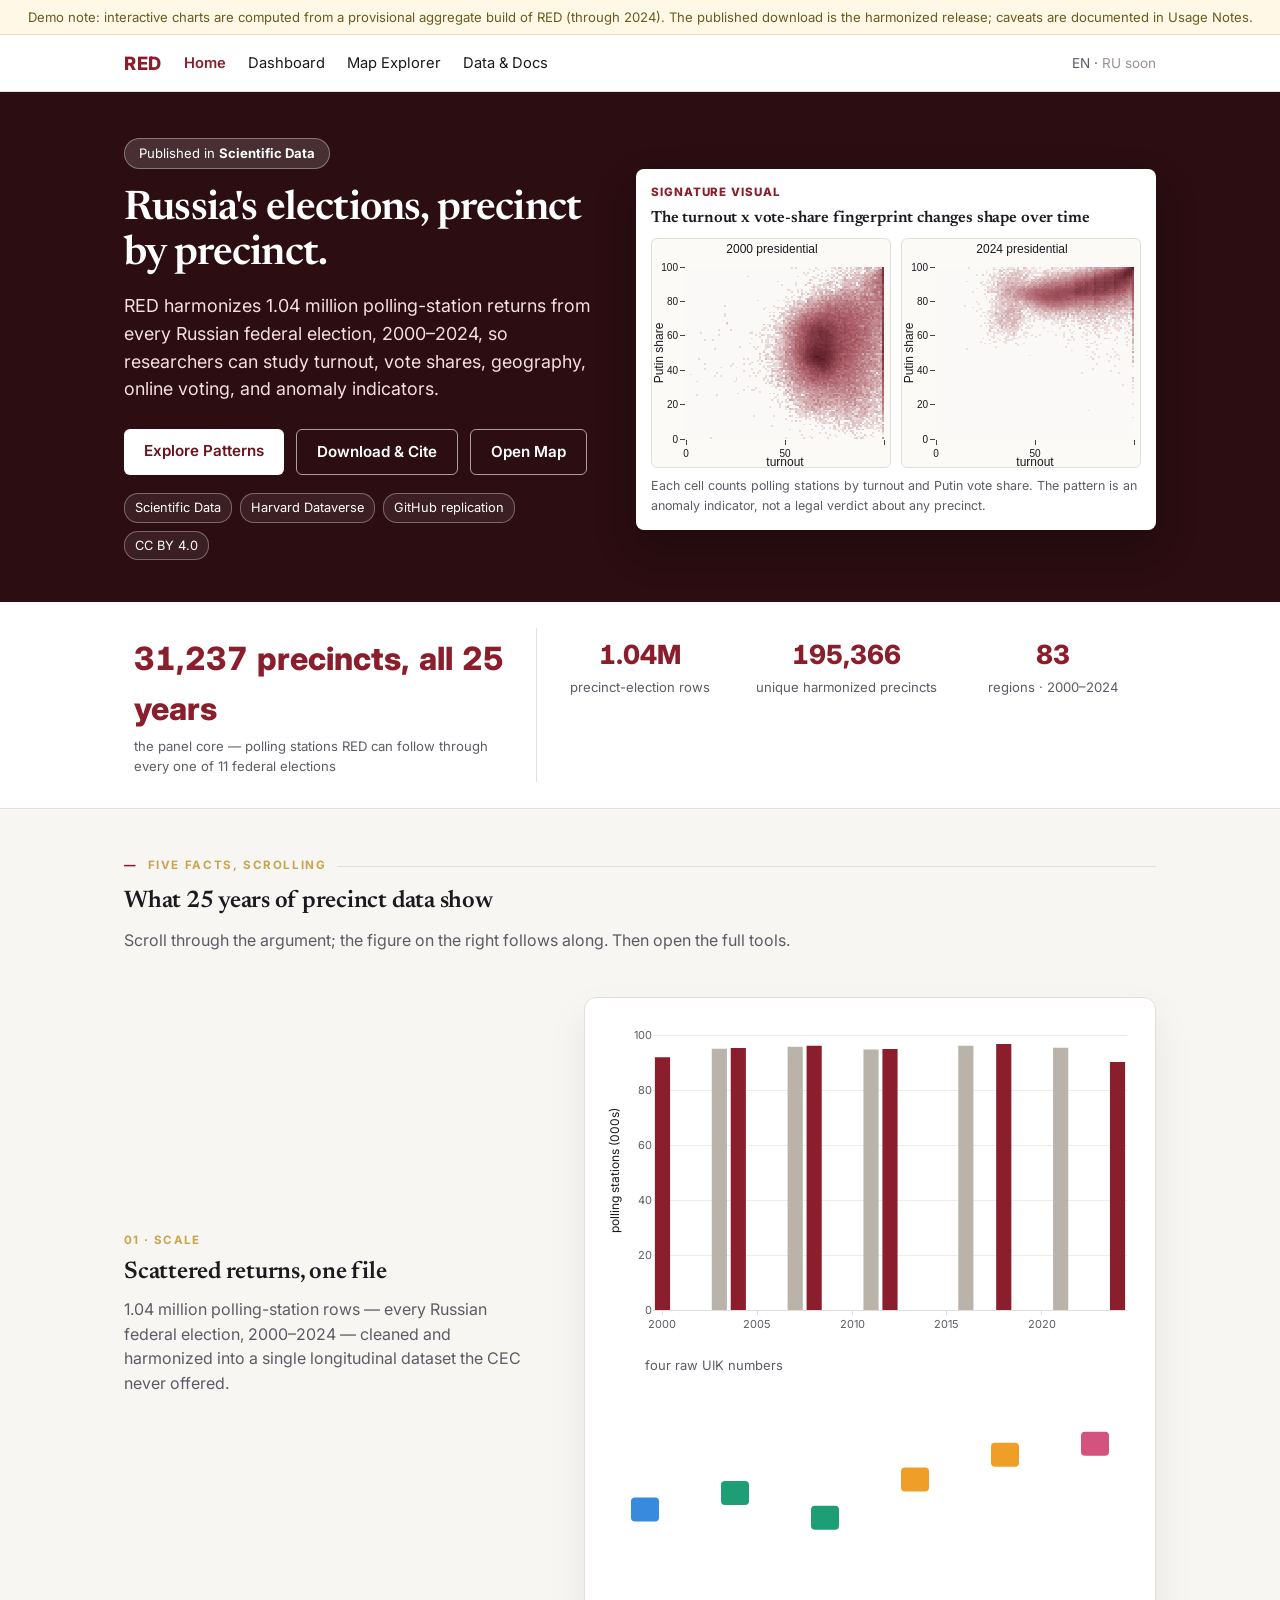
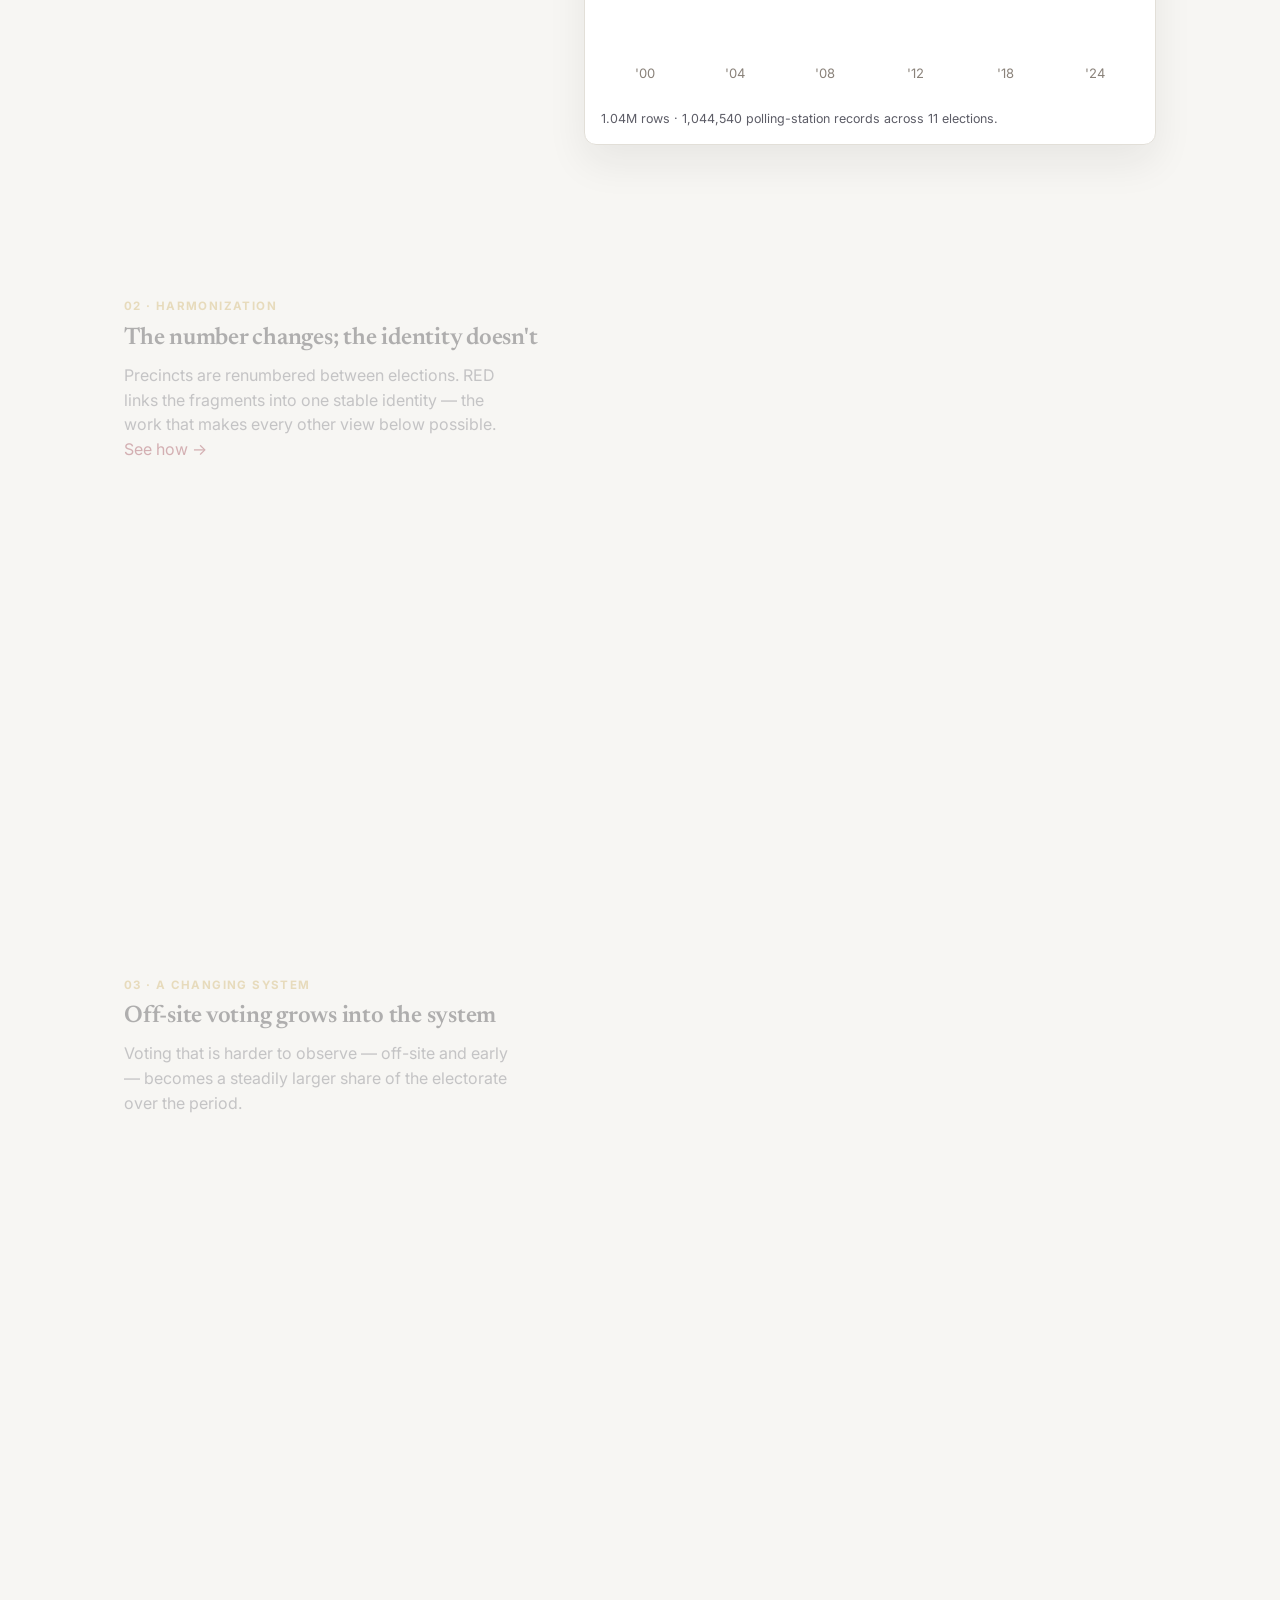
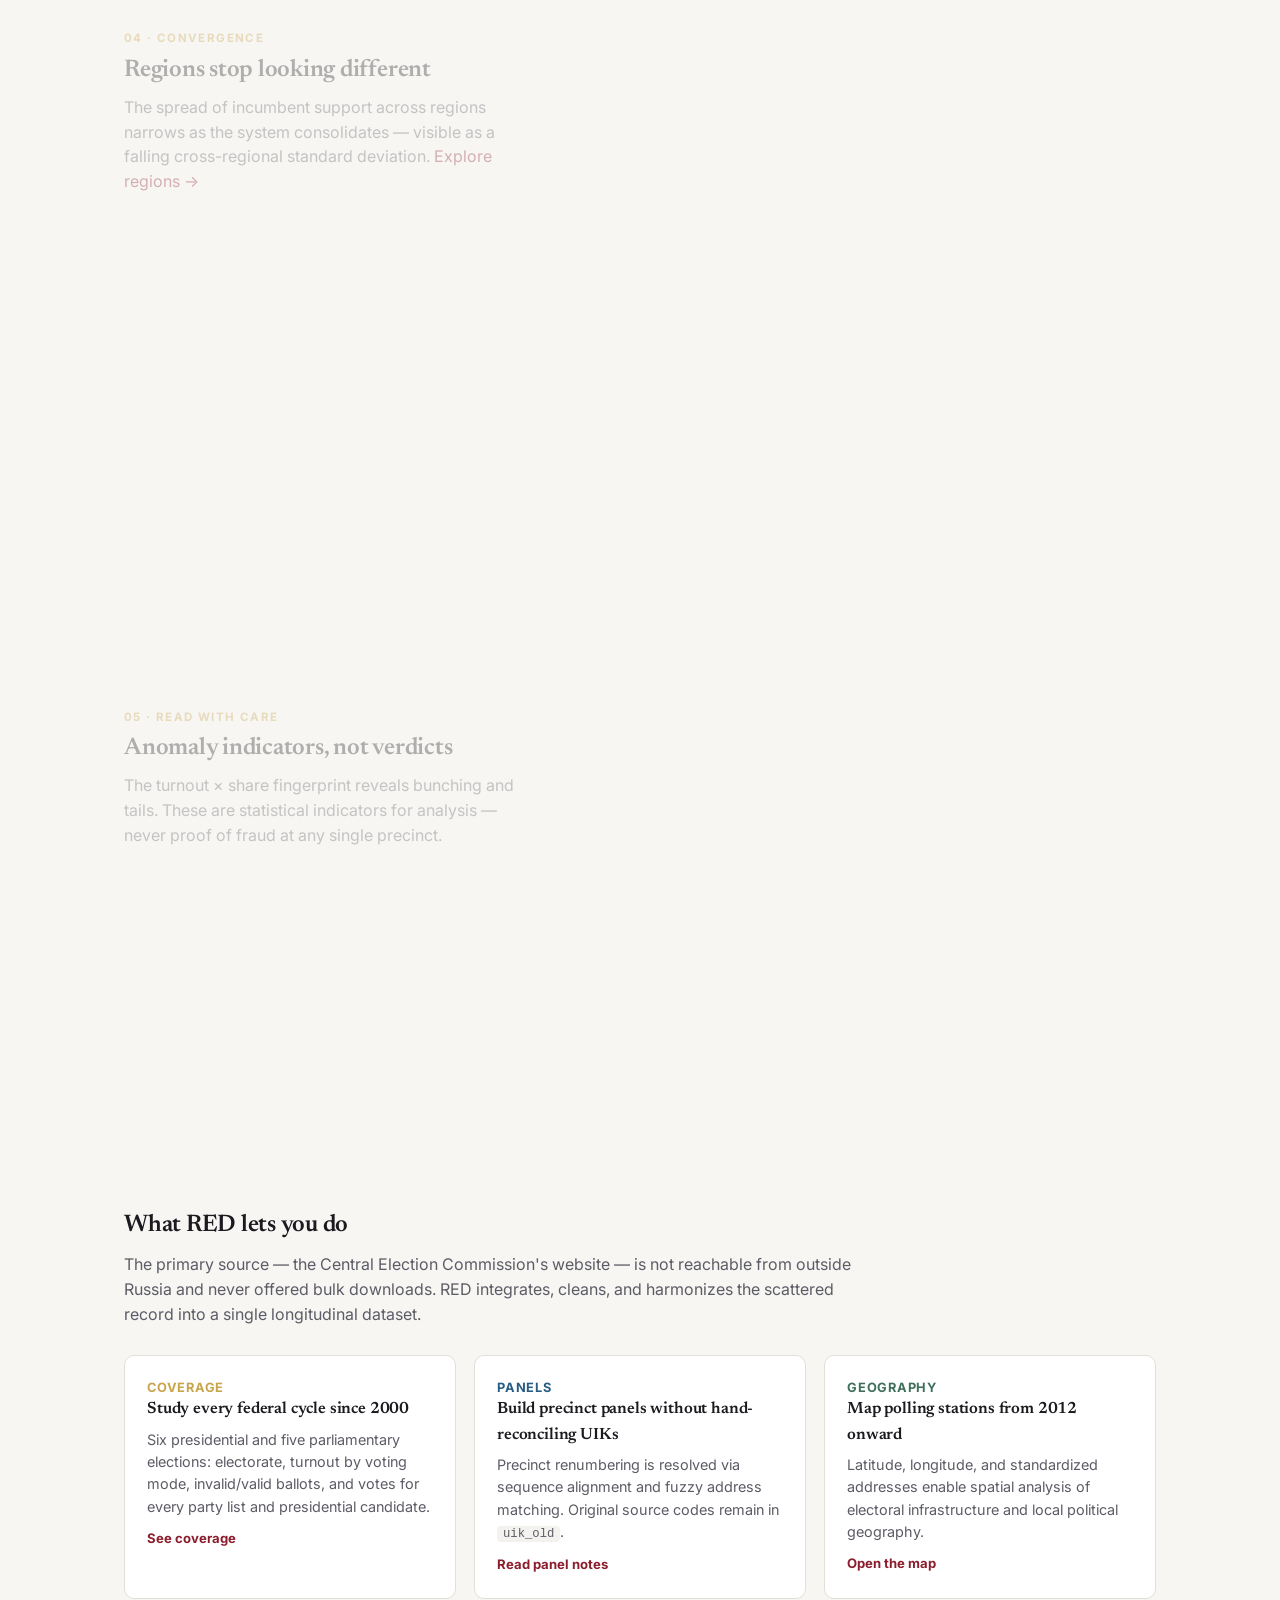
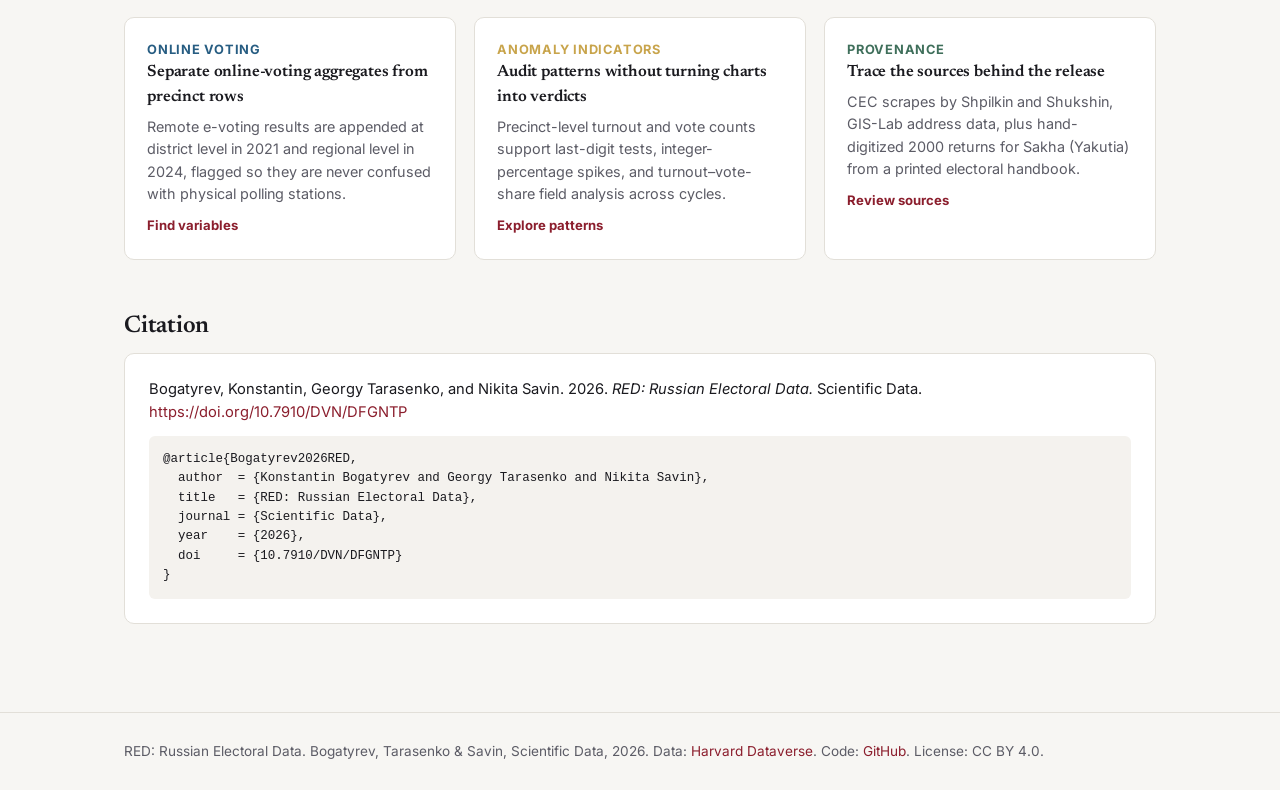
<file: public/index.html>
<!DOCTYPE html>
<html lang="en">
<head>
<meta charset="utf-8">
<meta name="viewport" content="width=device-width, initial-scale=1">
<title>RED — Russian Electoral Data</title>
<meta property="og:title" content="RED — Russia's elections, precinct by precinct, 2000–2024">
<meta property="og:description" content="1.04 million polling-station returns from every Russian federal election, harmonized into one panel.">
<meta name="twitter:card" content="summary_large_image">
<link rel="stylesheet" href="assets/style.css">
<link rel="icon" href="data:image/svg+xml,%3Csvg%20xmlns='http://www.w3.org/2000/svg'%20viewBox='0%200%2032%2032'%3E%3Crect%20width='32'%20height='32'%20rx='6'%20fill='%238b1e2d'/%3E%3Ctext%20x='16'%20y='23'%20font-family='Georgia,serif'%20font-size='18'%20fill='%23fff'%20text-anchor='middle'%20font-weight='700'%3ER%3C/text%3E%3C/svg%3E">
<script src="https://cdn.plot.ly/plotly-2.32.0.min.js"></script>
<script src="assets/red-viz.js?v=2"></script>
</head>
<body>
<div class="demo-banner">Demo note: interactive charts are computed from a provisional aggregate build of RED (through 2024). The published download is the harmonized release; caveats are documented in Usage Notes.</div>
<nav><div class="container">
  <a class="brand" href="index.html">RED</a>
  <a class="link active" href="index.html">Home</a>
  <a class="link" href="dashboard.html">Dashboard</a>
  <a class="link" href="explorer.html">Map Explorer</a>
  <a class="link" href="data.html">Data &amp; Docs</a>
  <span class="spacer"></span>
  <span class="lang">EN · <span class="disabled" title="Russian interface forthcoming">RU soon</span></span>
</div></nav>

<div class="hero"><div class="container hero-grid">
  <div>
    <span class="badge">Published in <b>Scientific Data</b></span>
    <h1>Russia's elections, precinct by precinct.</h1>
    <p class="tag">RED harmonizes 1.04 million polling-station returns from every Russian federal election, 2000–2024, so researchers can study turnout, vote shares, geography, online voting, and anomaly indicators.</p>
    <div class="btn-row">
      <a class="btn primary" href="dashboard.html">Explore Patterns</a>
      <a class="btn ghost" href="data.html">Download &amp; Cite</a>
      <a class="btn ghost" href="explorer.html">Open Map</a>
    </div>
    <div class="trust-strip">
      <span>Scientific Data</span>
      <a href="https://doi.org/10.7910/DVN/DFGNTP">Harvard Dataverse</a>
      <a href="https://github.com/georgytarasenko/RED-replication-package">GitHub replication</a>
      <span>CC BY 4.0</span>
    </div>
  </div>
  <div class="hero-proof">
    <div class="eyebrow">Signature visual</div>
    <h2>The turnout x vote-share fingerprint changes shape over time</h2>
    <div class="mini-grid">
      <div id="fp2000" class="mini-chart"></div>
      <div id="fp2024" class="mini-chart"></div>
    </div>
    <p class="caption">Each cell counts polling stations by turnout and Putin vote share. The pattern is an anomaly indicator, not a legal verdict about any precinct.</p>
  </div>
</div></div>

<div class="stats"><div class="container">
  <a class="stat primary-stat" href="dashboard.html" style="text-decoration:none"><div class="num">31,237 precincts, all 25 years</div><div class="lab">the panel core — polling stations RED can follow through every one of 11 federal elections</div></a>
  <div class="stat"><div class="num">1.04M</div><div class="lab">precinct-election rows</div></div>
  <div class="stat"><div class="num">195,366</div><div class="lab">unique harmonized precincts</div></div>
  <div class="stat"><div class="num">83</div><div class="lab">regions · 2000–2024</div></div>
</div></div>

<section class="block"><div class="container">
  <div class="eyebrow-sec" data-num="—"><span>Five facts, scrolling</span><span class="rule"></span></div>
  <h2 class="sec">What 25 years of precinct data show</h2>
  <p class="sub">Scroll through the argument; the figure on the right follows along. Then open the full tools.</p>
  <div class="scrolly">
    <div class="scrolly-steps">
      <div class="scrolly-step" data-step="0">
        <div class="k">01 · Scale</div>
        <h3>Scattered returns, one file</h3>
        <p>1.04 million polling-station rows — every Russian federal election, 2000–2024 — cleaned and harmonized into a single longitudinal dataset the CEC never offered.</p>
      </div>
      <div class="scrolly-step" data-step="1">
        <div class="k">02 · Harmonization</div>
        <h3>The number changes; the identity doesn't</h3>
        <p>Precincts are renumbered between elections. RED links the fragments into one stable identity — the work that makes every other view below possible. <a href="dashboard.html">See how →</a></p>
      </div>
      <div class="scrolly-step" data-step="2">
        <div class="k">03 · A changing system</div>
        <h3>Off-site voting grows into the system</h3>
        <p>Voting that is harder to observe — off-site and early — becomes a steadily larger share of the electorate over the period.</p>
      </div>
      <div class="scrolly-step" data-step="3">
        <div class="k">04 · Convergence</div>
        <h3>Regions stop looking different</h3>
        <p>The spread of incumbent support across regions narrows as the system consolidates — visible as a falling cross-regional standard deviation. <a href="explorer.html?tab=analysis">Explore regions →</a></p>
      </div>
      <div class="scrolly-step" data-step="4">
        <div class="k">05 · Read with care</div>
        <h3>Anomaly indicators, not verdicts</h3>
        <p>The turnout × share fingerprint reveals bunching and tails. These are statistical indicators for analysis — never proof of fraud at any single precinct.</p>
      </div>
    </div>
    <div class="scrolly-sticky">
      <div class="scrolly-figure">
        <div id="scrollyFig" style="min-height:340px"></div>
        <div class="cap" id="scrollyCap">1.04M precinct-election rows across 11 elections.</div>
      </div>
    </div>
  </div>
</div></section>

<section class="block"><div class="container">
  <h2 class="sec">What RED lets you do</h2>
  <p class="sub">The primary source — the Central Election Commission's website — is not reachable from outside Russia and never offered bulk downloads. RED integrates, cleans, and harmonizes the scattered record into a single longitudinal dataset.</p>
  <div class="cards">
    <div class="card feature-card"><div class="k">Coverage</div><h3>Study every federal cycle since 2000</h3><p>Six presidential and five parliamentary elections: electorate, turnout by voting mode, invalid/valid ballots, and votes for every party list and presidential candidate.</p><a class="stretched" href="data.html">See coverage</a></div>
    <div class="card feature-card"><div class="k">Panels</div><h3>Build precinct panels without hand-reconciling UIKs</h3><p>Precinct renumbering is resolved via sequence alignment and fuzzy address matching. Original source codes remain in <code class="inline">uik_old</code>.</p><a class="stretched" href="usage-notes.html">Read panel notes</a></div>
    <div class="card feature-card"><div class="k">Geography</div><h3>Map polling stations from 2012 onward</h3><p>Latitude, longitude, and standardized addresses enable spatial analysis of electoral infrastructure and local political geography.</p><a class="stretched" href="explorer.html?tab=analysis">Open the map</a></div>
    <div class="card feature-card"><div class="k">Online voting</div><h3>Separate online-voting aggregates from precinct rows</h3><p>Remote e-voting results are appended at district level in 2021 and regional level in 2024, flagged so they are never confused with physical polling stations.</p><a class="stretched" href="codebook.html">Find variables</a></div>
    <div class="card feature-card"><div class="k">Anomaly indicators</div><h3>Audit patterns without turning charts into verdicts</h3><p>Precinct-level turnout and vote counts support last-digit tests, integer-percentage spikes, and turnout–vote-share field analysis across cycles.</p><a class="stretched" href="dashboard.html">Explore patterns</a></div>
    <div class="card feature-card"><div class="k">Provenance</div><h3>Trace the sources behind the release</h3><p>CEC scrapes by Shpilkin and Shukshin, GIS-Lab address data, plus hand-digitized 2000 returns for Sakha (Yakutia) from a printed electoral handbook.</p><a class="stretched" href="data.html#sources">Review sources</a></div>
  </div>
</div></section>

<section class="block" style="padding-top:0"><div class="container">
  <h2 class="sec">Citation</h2>
  <div class="cite">
    Bogatyrev, Konstantin, Georgy Tarasenko, and Nikita Savin. 2026. <i>RED: Russian Electoral Data.</i> Scientific Data. <a href="https://doi.org/10.7910/DVN/DFGNTP">https://doi.org/10.7910/DVN/DFGNTP</a>
<pre>@article{Bogatyrev2026RED,
  author  = {Konstantin Bogatyrev and Georgy Tarasenko and Nikita Savin},
  title   = {RED: Russian Electoral Data},
  journal = {Scientific Data},
  year    = {2026},
  doi     = {10.7910/DVN/DFGNTP}
}</pre>
  </div>
</div></section>

<footer><div class="container">
  RED: Russian Electoral Data. Bogatyrev, Tarasenko &amp; Savin, Scientific Data, 2026. Data: <a href="https://doi.org/10.7910/DVN/DFGNTP">Harvard Dataverse</a>. Code: <a href="https://github.com/georgytarasenko/RED-replication-package">GitHub</a>. License: CC BY 4.0.
</div></footer>
<script>
const INK='#1a1a1f';
const fpLayout=(title)=>({font:{family:'-apple-system,Segoe UI,Roboto,Helvetica,Arial,sans-serif',color:INK,size:10},
  paper_bgcolor:'rgba(0,0,0,0)',plot_bgcolor:'rgba(0,0,0,0)',
  title:{text:title,font:{size:12}},margin:{t:28,r:8,b:30,l:34},
  xaxis:{title:'turnout',range:[0,100],autorange:false,fixedrange:true,showgrid:false,zeroline:false},
  yaxis:{title:'Putin share',range:[0,100],autorange:false,fixedrange:true,constrain:'domain',showgrid:false,zeroline:false}});
function drawMini(el, H, title){
  if(!H){document.getElementById(el).textContent='No demo matrix available';return;}
  const z=H[0].map((_,jc)=>H.map(row=>Math.log10(1+row[jc])));
  Plotly.newPlot(el,[{z,type:'heatmap',
    colorscale:REDVIZ.partyScale('Putin'),
    x:[...Array(100)].map((_,i)=>i+0.5),y:[...Array(100)].map((_,i)=>i+0.5),
    hovertemplate:'turnout %{x}%, Putin %{y}%<extra></extra>',showscale:false}],
    fpLayout(title),{displayModeBar:false,responsive:true});
}
fetch('data/geo_2d.json').then(r=>r.json()).then(d=>{
  drawMini('fp2000',d['2000']&&d['2000'].Putin,'2000 presidential');
  drawMini('fp2024',d['2024']&&d['2024'].Putin,'2024 presidential');
}).catch(()=>{document.querySelector('.hero-proof .caption').textContent='Open via the local server to load the fingerprint preview.';});
</script>

<script>
/* ---------- scrollytelling ---------- */
(async()=>{
  const fig=document.getElementById('scrollyFig'), cap=document.getElementById('scrollyCap');
  if(!fig||location.protocol==='file:'){if(cap)cap.textContent='Open via the local server to load the scrolly figures.';return;}
  const L=REDVIZ.layout, C=REDVIZ.C, CFG=REDVIZ.CONFIG;
  let nat,reg,f2d;
  try{[nat,reg,f2d]=await Promise.all(['national.json','regions.json','geo_2d.json'].map(f=>fetch('data/'+f).then(r=>r.json())));}
  catch(e){cap.textContent='Open via the local server to load the scrolly figures.';return;}
  const H=340;
  const capText=['1.04M rows · '+nat.reduce((a,d)=>a+d.n_uik,0).toLocaleString()+' polling-station records across 11 elections.',
    'Raw UIK numbers (left) resolve to one RED precinct_id (gold). Schematic.',
    'Off-site and early voting as a share of registered voters, 2000–2024.',
    'Cross-regional standard deviation of incumbent support — regions converge.',
    'Putin 2024: turnout × vote share. Anomaly indicator, not a verdict.'];
  function scale(){
    const yrs=nat.map(d=>String(d.year)), v=nat.map(d=>d.n_uik/1000);
    Plotly.newPlot(fig,[{x:yrs,y:v,type:'bar',marker:{color:nat.map(d=>d.type==='pres'?C.incumbent:C.context)},
      hovertemplate:'%{x}: %{y:.0f}k stations<extra></extra>'}],
      L({yaxis:{title:'polling stations (000s)'},height:H,margin:{t:16,r:12,b:44,l:52}}),CFG);
  }
  function thread(){
    const yrs=["'00","'04","'08","'12","'18","'24"];
    const raw=["#378ADD","#1D9E75","#1D9E75","#EF9F27","#EF9F27","#D4537E"], sh=[52,58,49,63,72,76];
    const W=fig.clientWidth||520, pad=44, top=24, bot=H-42, n=yrs.length;
    const X=i=>pad+(W-2*pad)*i/(n-1), Y=v=>bot-(bot-top)*v/100;
    let step=0; const draw=red=>{
      let s=`<svg viewBox="0 0 ${W} ${H}" width="100%" role="img" aria-label="precinct thread">`;
      for(let i=0;i<n;i++)s+=`<text x="${X(i)}" y="${bot+26}" text-anchor="middle" font-size="13" fill="#8a827a" font-family="Inter">${yrs[i]}</text>`;
      if(red){let p=[];for(let i=0;i<n;i++)p.push([X(i),Y(sh[i])]);
        s+=`<path d="${p.map((q,i)=>(i?'L':'M')+q[0]+' '+q[1]).join(' ')}" fill="none" stroke="#c8a44b" stroke-width="4" stroke-linejoin="round"/>`;
        p.forEach(q=>s+=`<circle cx="${q[0]}" cy="${q[1]}" r="6" fill="#c8a44b" stroke="#fff" stroke-width="2"/>`);
        s+=`<text x="${pad}" y="16" font-size="13" fill="#5c5c66" font-family="Inter">one precinct_id · one series</text>`;
      }else{for(let i=0;i<n;i++)s+=`<rect x="${X(i)-14}" y="${Y(sh[i])-12}" width="28" height="24" rx="4" fill="${raw[i]}"/>`;
        s+=`<text x="${pad}" y="16" font-size="13" fill="#5c5c66" font-family="Inter">four raw UIK numbers</text>`;}
      s+='</svg>'; fig.innerHTML=s;
    };
    if(matchMedia('(prefers-reduced-motion: reduce)').matches){draw(true);clearInterval(fig._t);return;}
    draw(false); clearInterval(fig._t); fig._t=setInterval(()=>{step^=1;draw(step);},1400);
  }
  function modes(){
    const yrs=nat.map(d=>String(d.year));
    Plotly.newPlot(fig,[
      {x:yrs,y:nat.map(d=>100*d.offsite/d.electorate),name:'Off-site',mode:'lines+markers',line:{color:C.incumbent,width:3}},
      {x:yrs,y:nat.map(d=>100*d.early/d.electorate),name:'Early',mode:'lines+markers',line:{color:C.opposition,width:3}}],
      L({yaxis:{title:'% of registered voters'},height:H,margin:{t:16,r:12,b:44,l:52},legend:{orientation:'h',y:1.15}}),CFG);
  }
  function convergence(){
    const yrs=Object.keys(reg).sort(), xs=[],ys=[];
    yrs.forEach(y=>{const vals=Object.values(reg[y]).map(d=>100*d.incumbent/d.electorate).filter(v=>isFinite(v));
      if(vals.length>10){const mu=vals.reduce((a,b)=>a+b,0)/vals.length;
        xs.push(y);ys.push(Math.sqrt(vals.reduce((a,b)=>a+(b-mu)**2,0)/vals.length));}});
    Plotly.newPlot(fig,[{x:xs,y:ys,mode:'lines+markers',line:{color:C.incumbent,width:3},fill:'tozeroy',fillcolor:'rgba(139,30,45,.08)'}],
      L({yaxis:{title:'std. dev. across regions (pp)',rangemode:'tozero'},height:H,margin:{t:16,r:12,b:44,l:56}}),CFG);
  }
  function finger(){
    const M=(f2d['2024']||{}).Putin; if(!M){scale();return;}
    const z=M[0].map((_,jc)=>M.map(row=>Math.log10(1+row[jc])));
    Plotly.newPlot(fig,[{z,type:'heatmap',colorscale:REDVIZ.partyScale('Putin'),showscale:false,
      x:[...Array(100)].map((_,i)=>i+.5),y:[...Array(100)].map((_,i)=>i+.5),
      hovertemplate:'turnout %{x}%, Putin %{y}%<extra></extra>'}],
      L({xaxis:{title:'turnout %',range:[0,100],autorange:false},yaxis:{title:'Putin %',range:[0,100],autorange:false,constrain:'domain'},height:H,margin:{t:16,r:12,b:44,l:48}}),CFG);
  }
  const R=[scale,thread,modes,convergence,finger];
  let cur=-1;
  function activate(i){if(i===cur)return;cur=i;clearInterval(fig._t);R[i]();cap.textContent=capText[i];
    document.querySelectorAll('.scrolly-step').forEach(s=>s.classList.toggle('dim',+s.dataset.step!==i));}
  const steps=[...document.querySelectorAll('.scrolly-step')];
  function onScroll(){const mid=innerHeight/2;let best=0,bd=1e9;
    steps.forEach(s=>{const r=s.getBoundingClientRect();const d=Math.abs((r.top+r.bottom)/2-mid);if(d<bd){bd=d;best=+s.dataset.step;}});
    activate(best);}
  addEventListener('scroll',onScroll,{passive:true}); addEventListener('resize',onScroll); activate(0);
})();
</script>
</body>
</html>
</file>
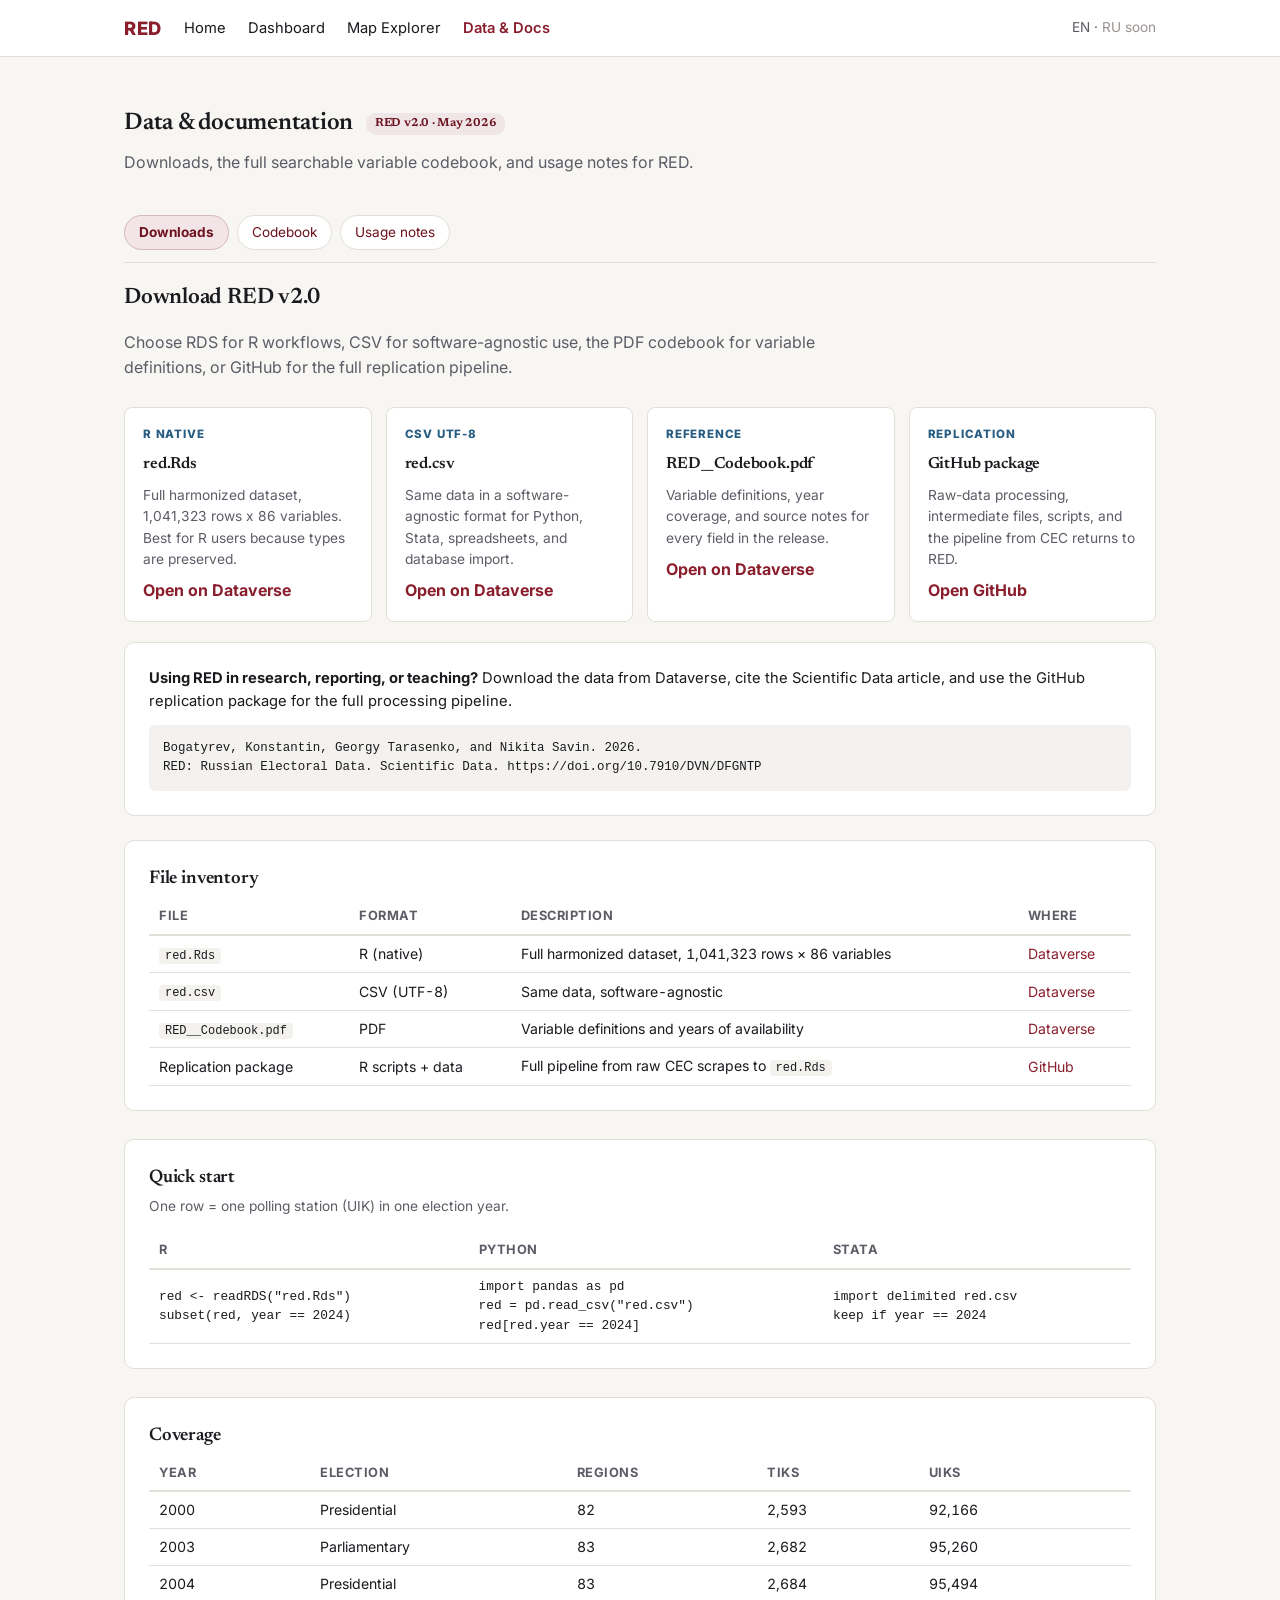
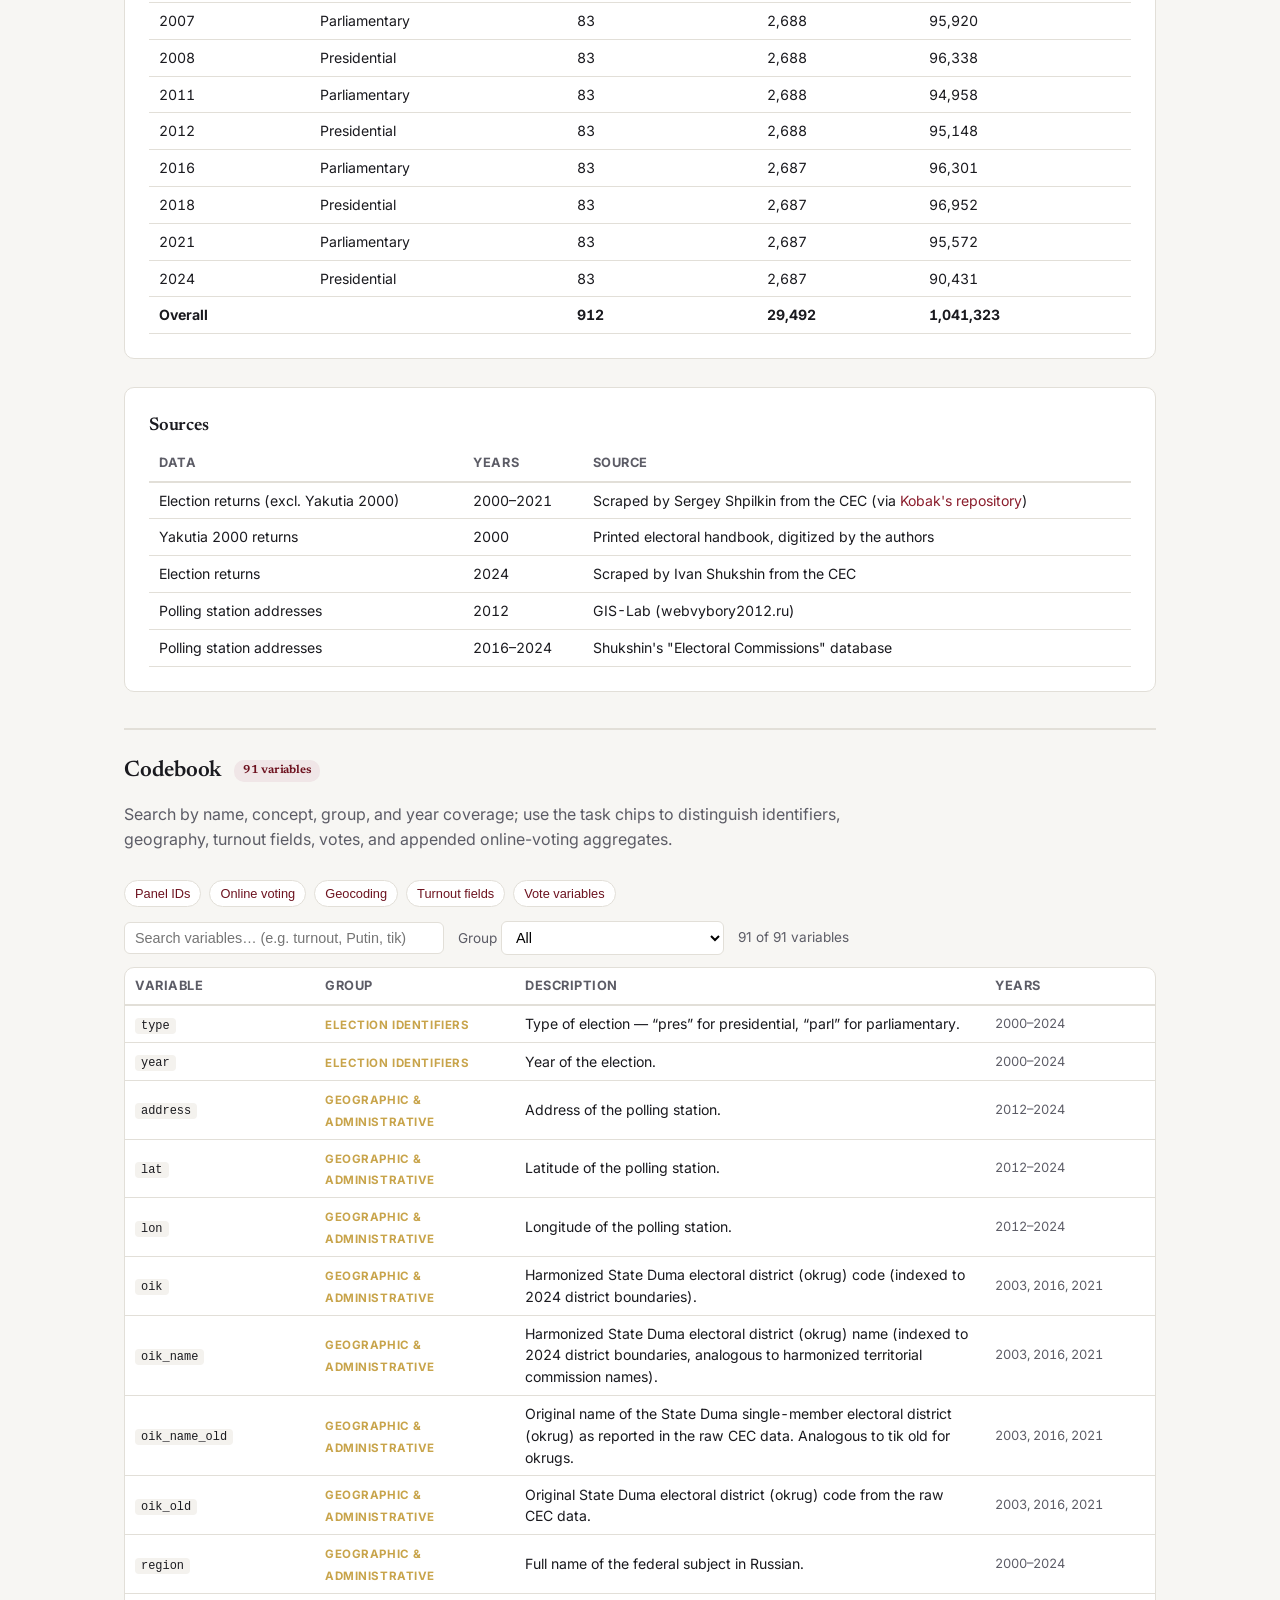
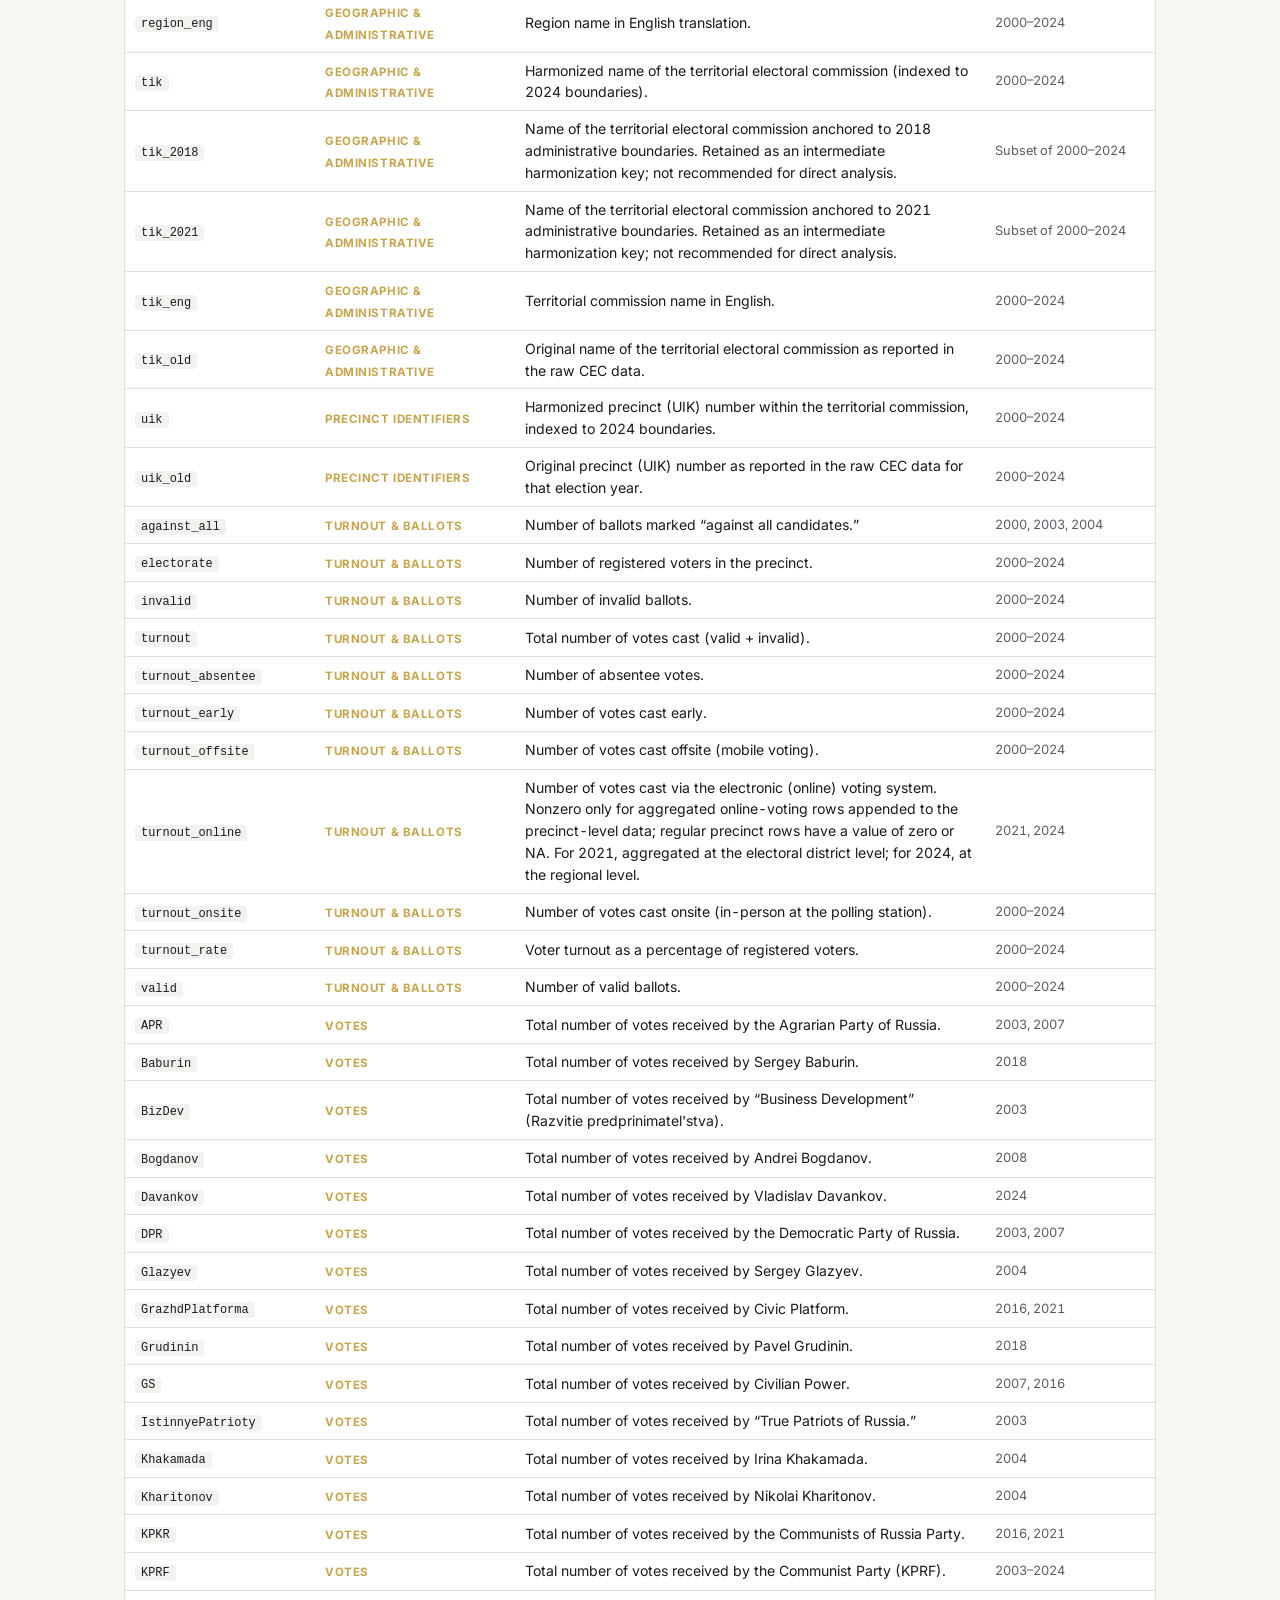
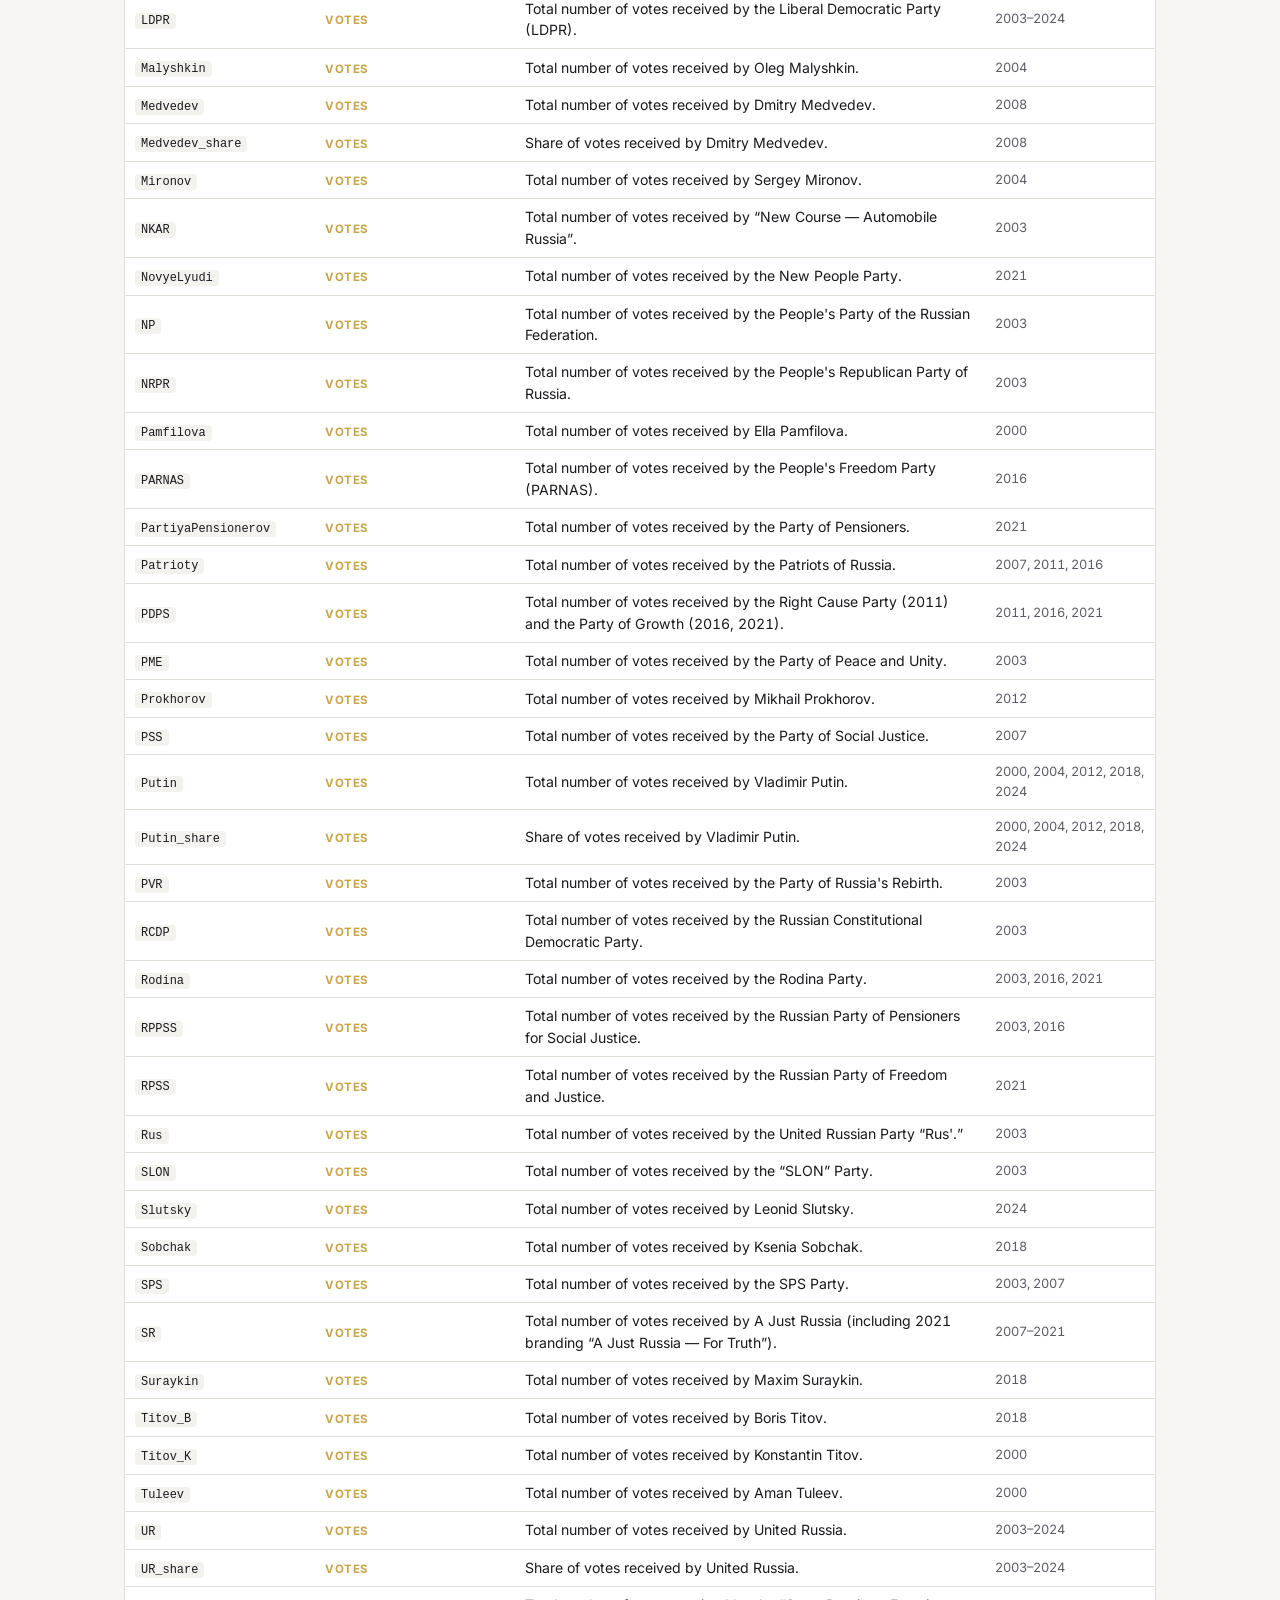
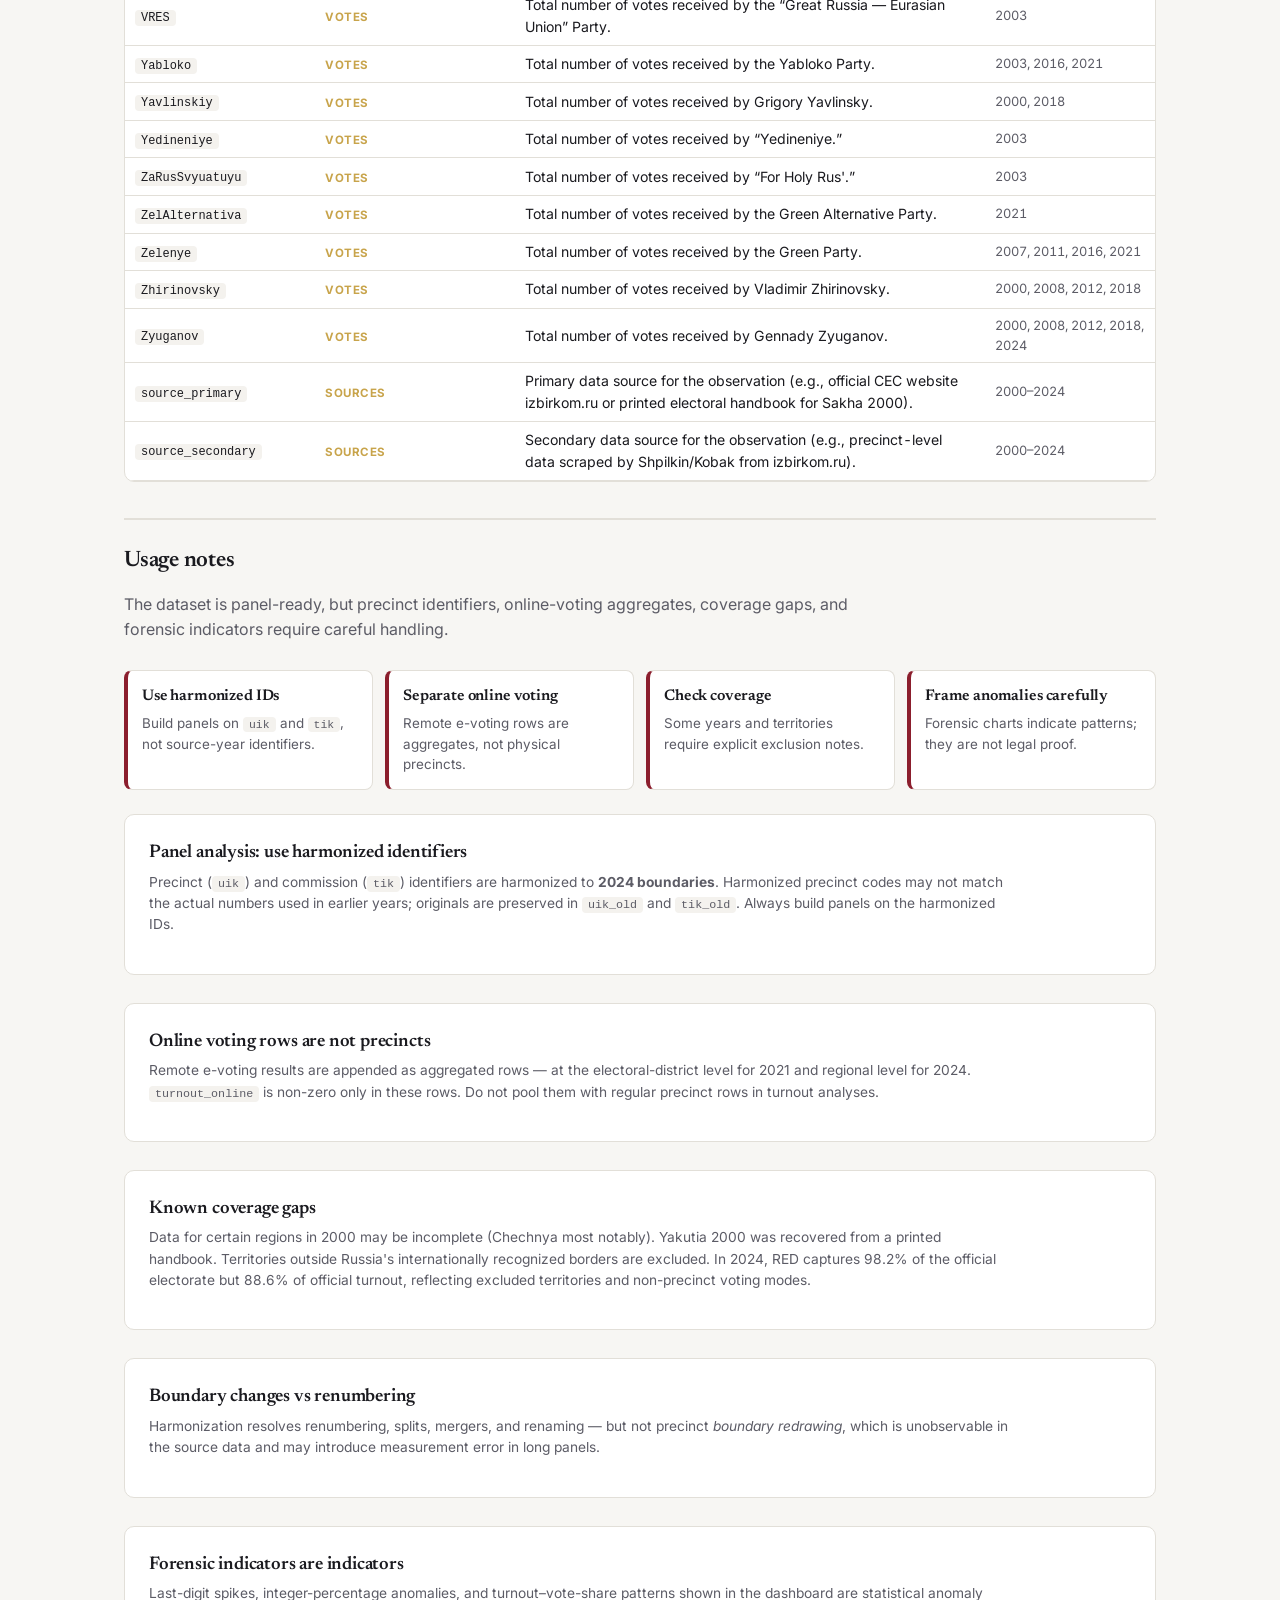
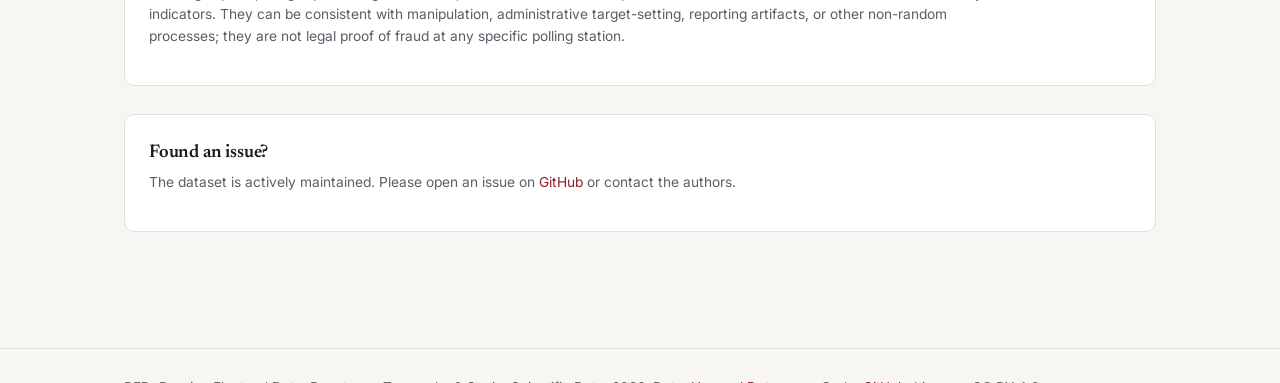
<file: public/codebook.html>
<!DOCTYPE html>
<html lang="en">
<head>
<meta charset="utf-8">
<meta name="viewport" content="width=device-width, initial-scale=1">
<title>Codebook — RED</title>
<link rel="stylesheet" href="assets/style.css">
<link rel="icon" href="data:image/svg+xml,%3Csvg%20xmlns='http://www.w3.org/2000/svg'%20viewBox='0%200%2032%2032'%3E%3Crect%20width='32'%20height='32'%20rx='6'%20fill='%238b1e2d'/%3E%3Ctext%20x='16'%20y='23'%20font-family='Georgia,serif'%20font-size='18'%20fill='%23fff'%20text-anchor='middle'%20font-weight='700'%3ER%3C/text%3E%3C/svg%3E">
<meta http-equiv="refresh" content="0; url=data.html#codebook">
<script>location.replace('data.html#codebook');</script>
</head>
<body>
<section class="block"><div class="container">
  <h2 class="sec">The codebook has moved</h2>
  <p class="sub">The searchable variable codebook now lives on the combined <b>Data &amp; Docs</b> page. Redirecting — if nothing happens, <a href="data.html#codebook">open it here</a>.</p>
</div></section>
</body>
</html>
</file>
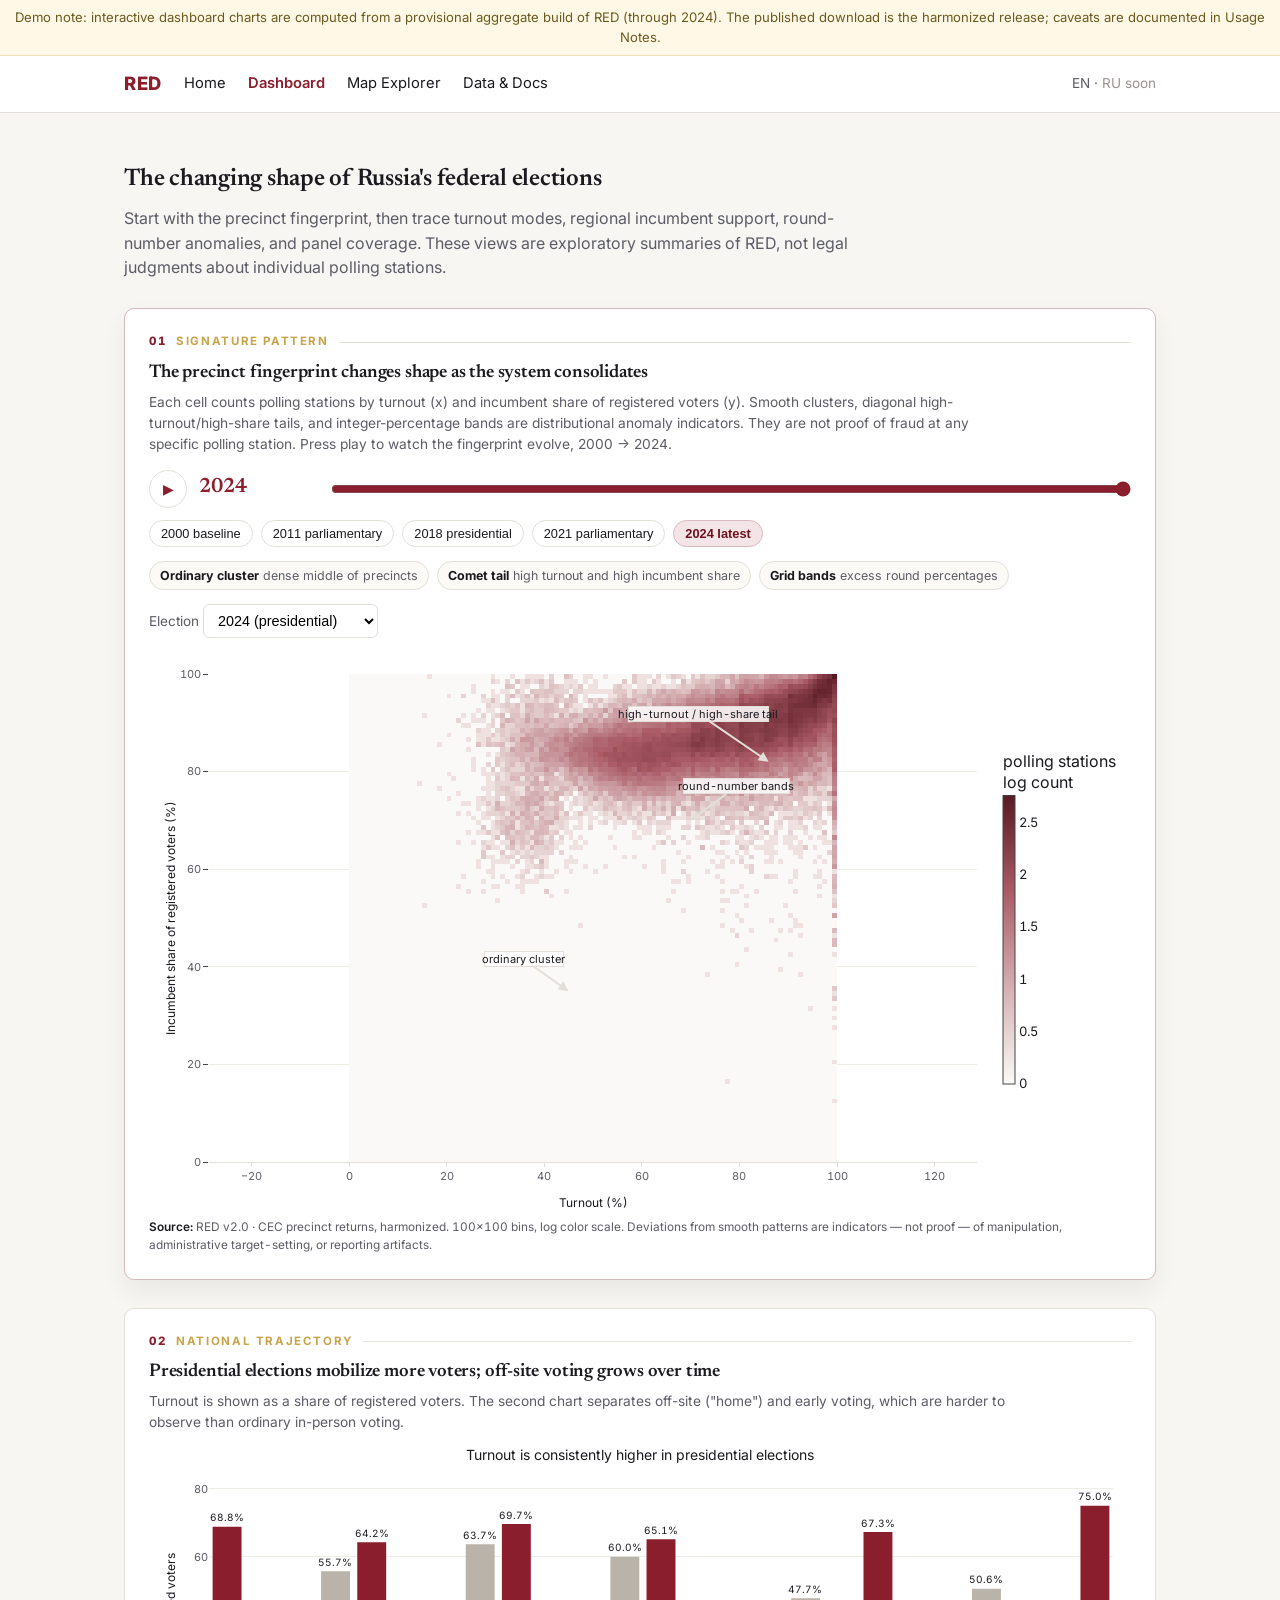
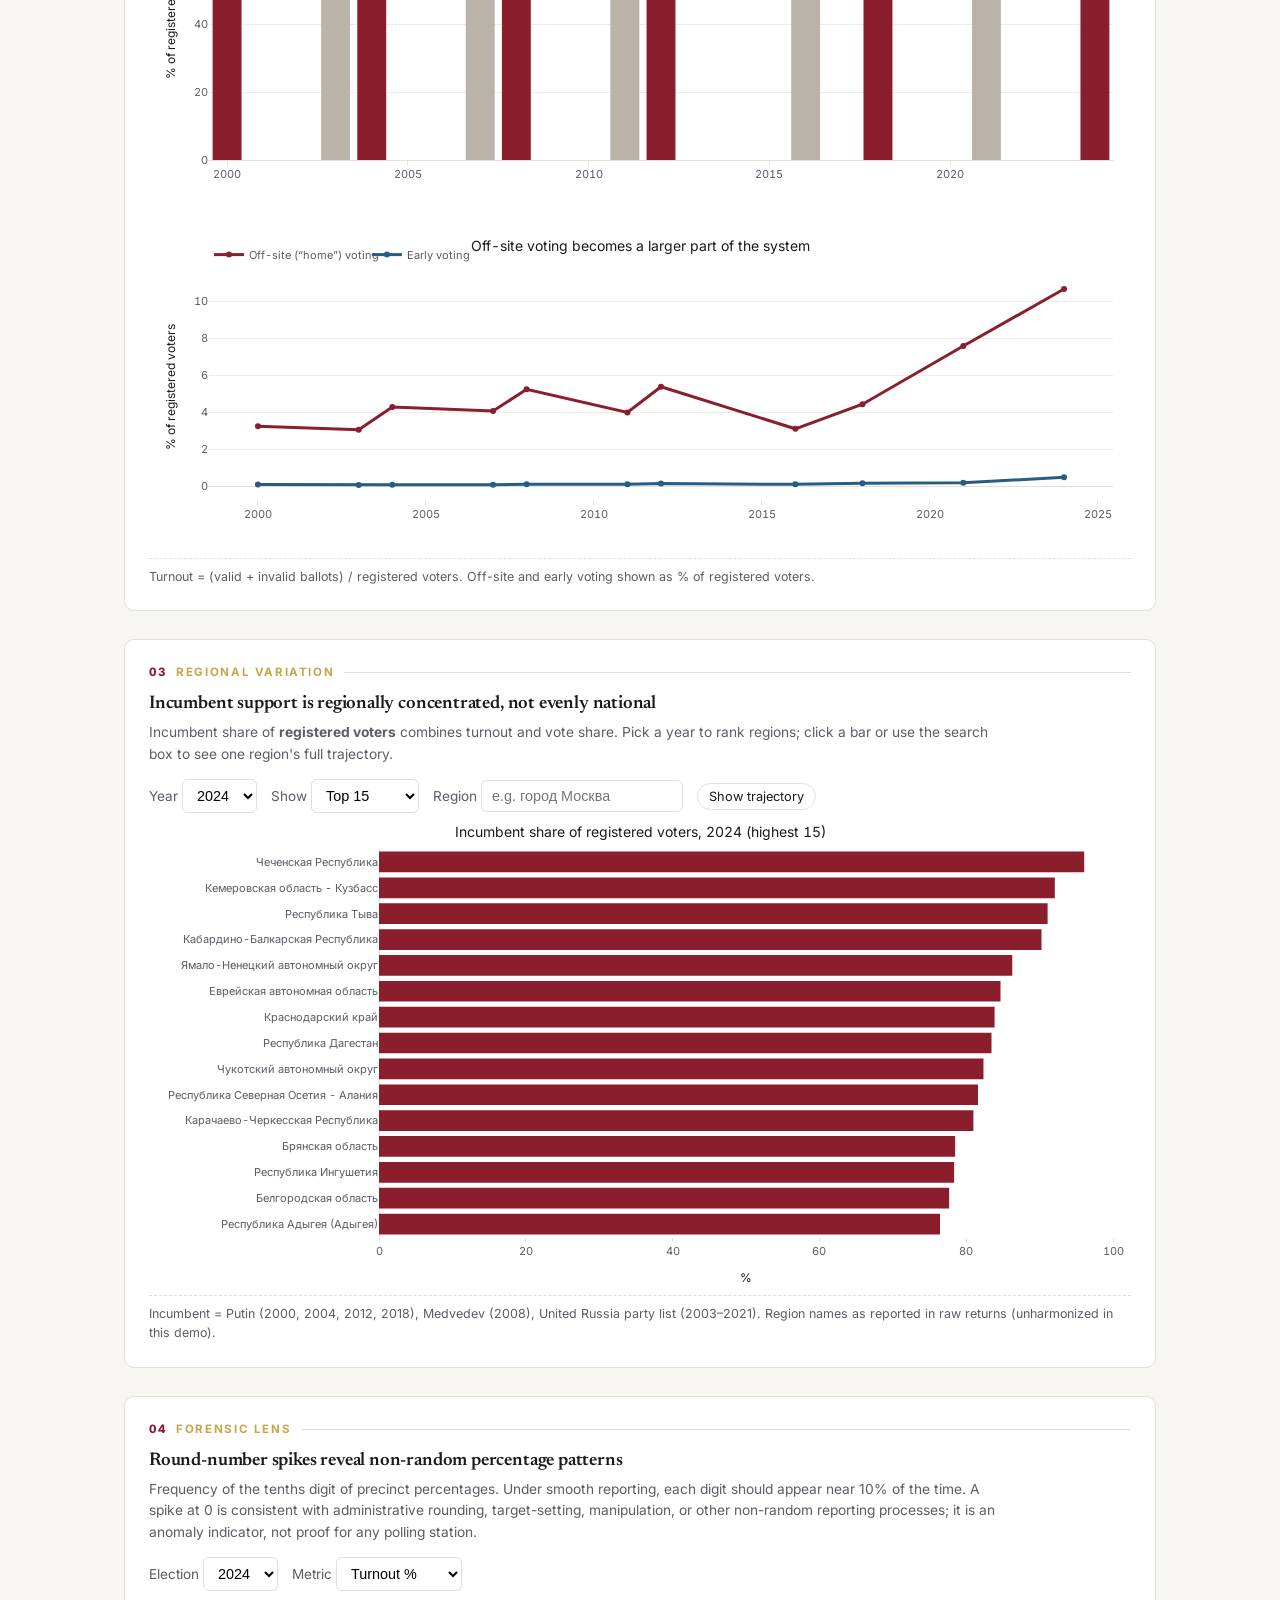
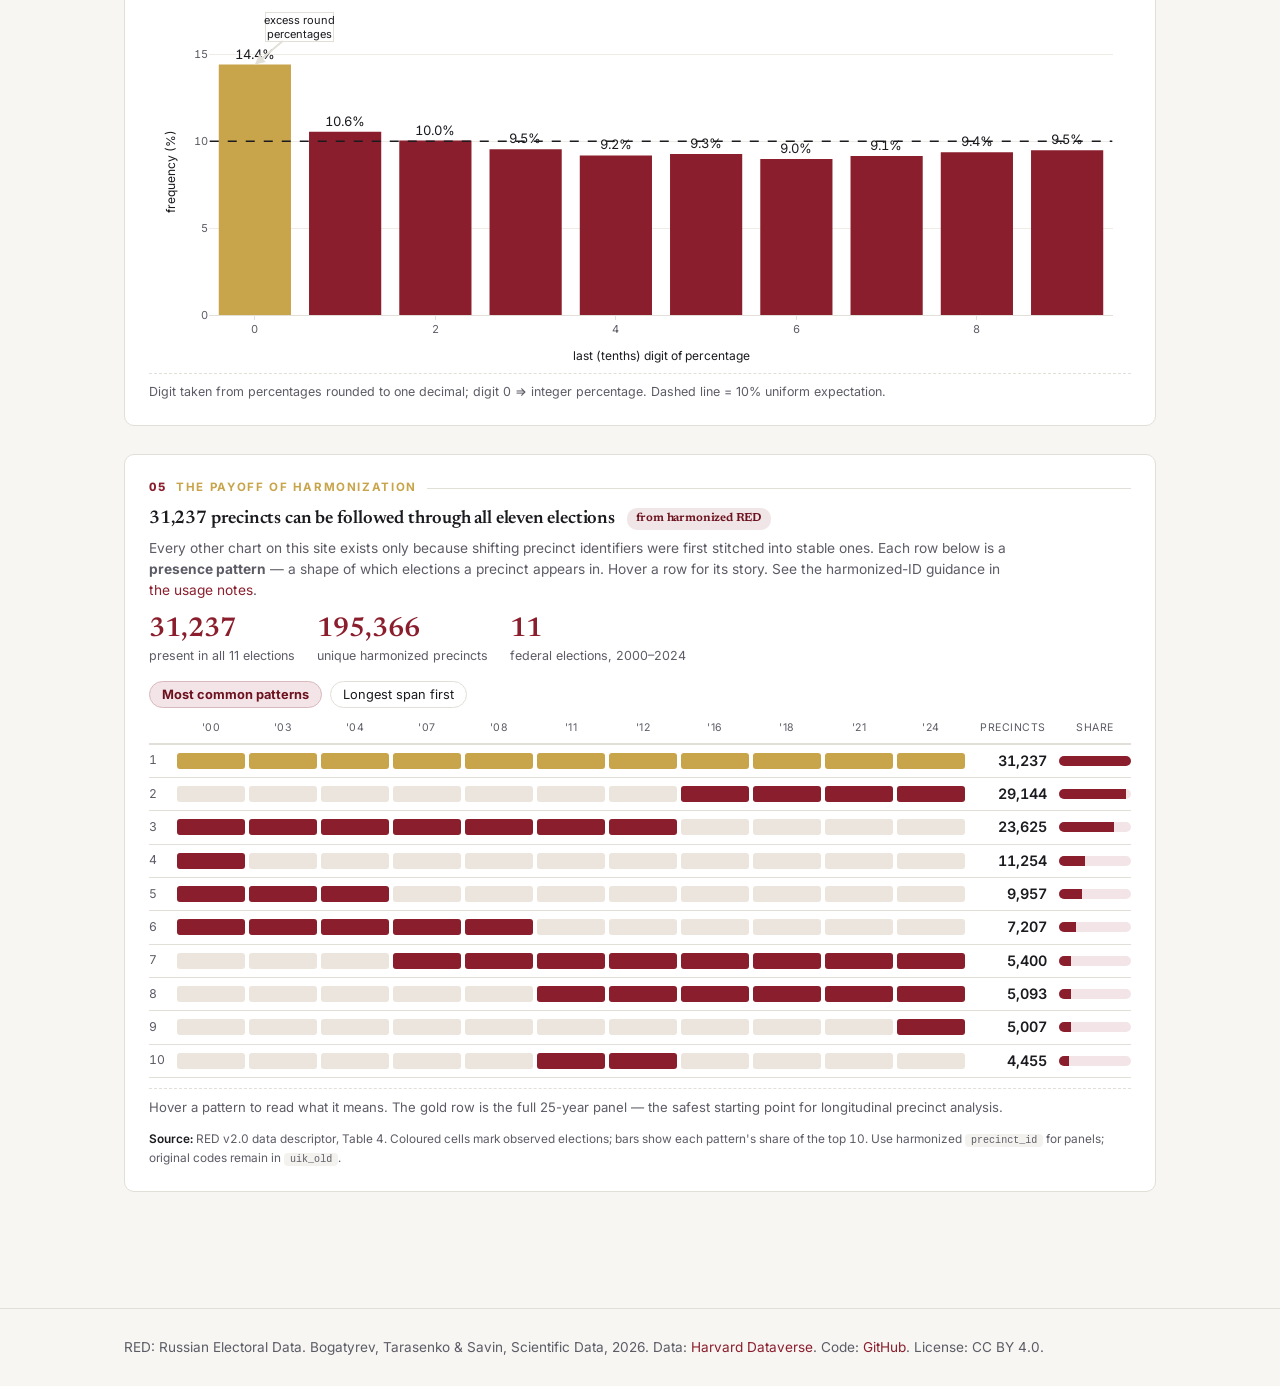
<file: public/dashboard.html>
<!DOCTYPE html>
<html lang="en">
<head>
<meta charset="utf-8">
<meta name="viewport" content="width=device-width, initial-scale=1">
<title>Dashboard — RED: Russian Electoral Data</title>
<link rel="stylesheet" href="assets/style.css">
<link rel="icon" href="data:image/svg+xml,%3Csvg%20xmlns='http://www.w3.org/2000/svg'%20viewBox='0%200%2032%2032'%3E%3Crect%20width='32'%20height='32'%20rx='6'%20fill='%238b1e2d'/%3E%3Ctext%20x='16'%20y='23'%20font-family='Georgia,serif'%20font-size='18'%20fill='%23fff'%20text-anchor='middle'%20font-weight='700'%3ER%3C/text%3E%3C/svg%3E">
<script src="https://cdn.plot.ly/plotly-2.32.0.min.js"></script>
<script src="assets/red-viz.js?v=2"></script>
</head>
<body>
<div class="demo-banner">Demo note: interactive dashboard charts are computed from a provisional aggregate build of RED (through 2024). The published download is the harmonized release; caveats are documented in Usage Notes.</div>
<nav><div class="container">
  <a class="brand" href="index.html">RED</a>
  <a class="link" href="index.html">Home</a>
  <a class="link active" href="dashboard.html">Dashboard</a>
  <a class="link" href="explorer.html">Map Explorer</a>
  <a class="link" href="data.html">Data &amp; Docs</a>
  <span class="spacer"></span>
  <span class="lang">EN · <span class="disabled" title="Russian interface forthcoming">RU soon</span></span>
</div></nav>

<section class="block"><div class="container">
  <h2 class="sec">The changing shape of Russia's federal elections</h2>
  <p class="sub">Start with the precinct fingerprint, then trace turnout modes, regional incumbent support, round-number anomalies, and panel coverage. These views are exploratory summaries of RED, not legal judgments about individual polling stations.</p>

  <div class="panel lead-panel">
    <div class="eyebrow-sec" data-num="01"><span>Signature pattern</span><span class="rule"></span></div>
    <h3>The precinct fingerprint changes shape as the system consolidates</h3>
    <p class="note">Each cell counts polling stations by turnout (x) and incumbent share of registered voters (y). Smooth clusters, diagonal high-turnout/high-share tails, and integer-percentage bands are distributional anomaly indicators. They are not proof of fraud at any specific polling station. Press play to watch the fingerprint evolve, 2000 → 2024.</p>
    <div class="anim-row">
      <button class="playbtn" id="fpPlay" aria-label="Play fingerprint animation">▶</button>
      <span class="year-badge" id="fpYearBadge">2000</span>
      <input type="range" id="fpSlider" min="0" max="9" value="0" step="1" aria-label="Election year">
    </div>
    <div class="preset-row" aria-label="Fingerprint year presets">
      <button class="preset" data-hist-year="2000">2000 baseline</button>
      <button class="preset" data-hist-year="2011">2011 parliamentary</button>
      <button class="preset" data-hist-year="2018">2018 presidential</button>
      <button class="preset" data-hist-year="2021">2021 parliamentary</button>
      <button class="preset" data-hist-year="2024">2024 latest</button>
    </div>
    <div class="annotation-row">
      <span class="annotation"><b>Ordinary cluster</b> dense middle of precincts</span>
      <span class="annotation"><b>Comet tail</b> high turnout and high incumbent share</span>
      <span class="annotation"><b>Grid bands</b> excess round percentages</span>
    </div>
    <div class="controls"><label>Election <select id="selHistYear"></select></label></div>
    <div id="chHist" class="chart skeleton" role="img" aria-label="Heatmap: polling stations binned by turnout and incumbent share of registered voters for the selected election" style="min-height:560px"></div>
    <div class="source-line"><b>Source:</b> RED v2.0 · CEC precinct returns, harmonized. 100×100 bins, log color scale. Deviations from smooth patterns are indicators — not proof — of manipulation, administrative target-setting, or reporting artifacts.</div>
  </div>

  <div class="panel">
    <div class="eyebrow-sec" data-num="02"><span>National trajectory</span><span class="rule"></span></div>
    <h3>Presidential elections mobilize more voters; off-site voting grows over time</h3>
    <p class="note">Turnout is shown as a share of registered voters. The second chart separates off-site ("home") and early voting, which are harder to observe than ordinary in-person voting.</p>
    <div id="chTurnout" class="chart"></div>
    <div id="chModes" class="chart" style="min-height:320px"></div>
    <div class="foot">Turnout = (valid + invalid ballots) / registered voters. Off-site and early voting shown as % of registered voters.</div>
  </div>

  <div class="panel">
    <div class="eyebrow-sec" data-num="03"><span>Regional variation</span><span class="rule"></span></div>
    <h3>Incumbent support is regionally concentrated, not evenly national</h3>
    <p class="note">Incumbent share of <b>registered voters</b> combines turnout and vote share. Pick a year to rank regions; click a bar or use the search box to see one region's full trajectory.</p>
    <div class="controls">
      <label>Year <select id="selRegYear"></select></label>
      <label>Show <select id="selRegMode"><option value="top">Top 15</option><option value="bottom">Bottom 15</option></select></label>
      <label>Region <input type="text" id="inpRegion" list="regList" placeholder="e.g. город Москва"><datalist id="regList"></datalist></label>
      <button id="btnRegion" class="preset">Show trajectory</button>
      <span id="regStatus" class="status-note"></span>
    </div>
    <div id="chRegions" class="chart"></div>
    <div id="chRegionTS" class="chart" style="min-height:300px;display:none"></div>
    <div class="foot">Incumbent = Putin (2000, 2004, 2012, 2018), Medvedev (2008), United Russia party list (2003–2021). Region names as reported in raw returns (unharmonized in this demo).</div>
  </div>

  <div class="panel">
    <div class="eyebrow-sec" data-num="04"><span>Forensic lens</span><span class="rule"></span></div>
    <h3>Round-number spikes reveal non-random percentage patterns</h3>
    <p class="note">Frequency of the tenths digit of precinct percentages. Under smooth reporting, each digit should appear near 10% of the time. A spike at 0 is consistent with administrative rounding, target-setting, manipulation, or other non-random reporting processes; it is an anomaly indicator, not proof for any polling station.</p>
    <div class="controls">
      <label>Election <select id="selDigYear"></select></label>
      <label>Metric <select id="selDigMetric"><option value="turnout">Turnout %</option><option value="incumbent">Incumbent %</option></select></label>
    </div>
    <div id="chDigits" class="chart" role="img" aria-label="Bar chart: frequency of each tenths digit of precinct percentages, against a 10 percent uniform reference line" style="min-height:360px"></div>
    <div class="foot">Digit taken from percentages rounded to one decimal; digit 0 ⇒ integer percentage. Dashed line = 10% uniform expectation.</div>
  </div>

  <div class="panel">
    <div class="eyebrow-sec" data-num="05"><span>The payoff of harmonization</span><span class="rule"></span></div>
    <h3>31,237 precincts can be followed through all eleven elections <span class="pill">from harmonized RED</span></h3>
    <p class="note">Every other chart on this site exists only because shifting precinct identifiers were first stitched into stable ones. Each row below is a <b>presence pattern</b> — a shape of which elections a precinct appears in. Hover a row for its story. See the harmonized-ID guidance in <a href="data.html#usage">the usage notes</a>.</p>
    <div class="mini-metrics">
      <div class="mini-metric"><div class="v" id="mmAll">31,237</div><div class="l">present in all 11 elections</div></div>
      <div class="mini-metric"><div class="v">195,366</div><div class="l">unique harmonized precincts</div></div>
      <div class="mini-metric"><div class="v">11</div><div class="l">federal elections, 2000–2024</div></div>
    </div>
    <div class="cov-toggle" role="group" aria-label="Sort coverage rows">
      <button data-cov-sort="count" class="active">Most common patterns</button>
      <button data-cov-sort="span">Longest span first</button>
    </div>
    <div class="cov-head"><span></span><span>'00</span><span>'03</span><span>'04</span><span>'07</span><span>'08</span><span>'11</span><span>'12</span><span>'16</span><span>'18</span><span>'21</span><span>'24</span><span>precincts</span><span class="cov-story-col">share</span></div>
    <div id="covRows"></div>
    <div class="cov-story" id="covStory">Hover a pattern to read what it means. The gold row is the full 25-year panel — the safest starting point for longitudinal precinct analysis.</div>
    <div class="source-line"><b>Source:</b> RED v2.0 data descriptor, Table 4. Coloured cells mark observed elections; bars show each pattern's share of the top 10. Use harmonized <code class="inline">precinct_id</code> for panels; original codes remain in <code class="inline">uik_old</code>.</div>
  </div>

</div></section>

<footer><div class="container">RED: Russian Electoral Data. Bogatyrev, Tarasenko &amp; Savin, Scientific Data, 2026. Data: <a href="https://doi.org/10.7910/DVN/DFGNTP">Harvard Dataverse</a>. Code: <a href="https://github.com/georgytarasenko/RED-replication-package">GitHub</a>. License: CC BY 4.0.</div></footer>

<script>
if (location.protocol === 'file:') {
  document.querySelector('.container .sub').insertAdjacentHTML('afterend',
    `<div style="background:#fdecec;border:1px solid #e3b3b3;border-radius:8px;padding:16px 20px;margin-bottom:24px;font-size:.95rem">
     <b>Opened as a local file — charts can't load.</b> Browsers block data loading from <code>file://</code> pages.
     Run from a terminal:<pre style="background:#fff;border-radius:6px;padding:10px;margin-top:8px;font-size:.8rem">cd "/Users/georgetarasenko/Dropbox/red copy/red_website_demo"
python3 -m http.server 8000</pre>then open <a href="http://localhost:8000/dashboard.html">http://localhost:8000/dashboard.html</a></div>`);
}
const RED=REDVIZ.C.incumbent, GOLD=REDVIZ.C.anomaly, GRAY=REDVIZ.C.context,
      BLUE=REDVIZ.C.opposition, INK=REDVIZ.C.ink;
const baseLayout=REDVIZ.layout();
const fmt=n=>n.toLocaleString('en-US');
const incumbentId=y=>[2003,2007,2011,2016,2021].includes(+y)?'UR':(+y===2008?'Medvedev':'Putin');

async function j(f){const r=await fetch('data/'+f);return r.json();}

(async()=>{
const [nat, regions, hist2d, lastdigit, panel]=await Promise.all(
  ['national.json','regions.json','hist2d.json','lastdigit.json','panel.json'].map(j));

// ---- 1. turnout & modes ----
const years=nat.map(d=>d.year);
const t=nat.map(d=>100*d.votes/d.electorate);
const colors=nat.map(d=>d.type==='pres'?RED:GRAY);
Plotly.newPlot('chTurnout',[{x:years.map(String),y:t,type:'bar',marker:{color:colors},
  text:t.map(v=>v.toFixed(1)+'%'),textposition:'outside',hovertemplate:'%{x}: %{y:.1f}%<extra></extra>'}],
  {...baseLayout,title:{text:'Turnout is consistently higher in presidential elections',font:{size:14}},
   yaxis:{title:'% of registered voters',range:[0,85]},height:360},{displayModeBar:false,responsive:true});
Plotly.newPlot('chModes',[
  {x:years.map(String),y:nat.map(d=>100*d.offsite/d.electorate),name:'Off-site (“home”) voting',
   mode:'lines+markers',line:{color:RED,width:3}},
  {x:years.map(String),y:nat.map(d=>100*d.early/d.electorate),name:'Early voting',
   mode:'lines+markers',line:{color:BLUE,width:3}}],
  {...baseLayout,title:{text:'Off-site voting becomes a larger part of the system',font:{size:14}},
   yaxis:{title:'% of registered voters'},height:320,legend:{orientation:'h',y:1.15}},
  {displayModeBar:false,responsive:true});

// ---- 2. regions ----
const regYears=Object.keys(regions);
const selRY=document.getElementById('selRegYear'), selRM=document.getElementById('selRegMode'),
      inpR=document.getElementById('inpRegion'), dl=document.getElementById('regList'),
      btnR=document.getElementById('btnRegion'), regStatus=document.getElementById('regStatus');
regYears.slice().reverse().forEach(y=>selRY.add(new Option(y,y)));
const allRegions=[...new Set(regYears.flatMap(y=>Object.keys(regions[y])))].sort();
allRegions.forEach(r=>dl.appendChild(new Option(r)));
function incShare(d){return 100*d.incumbent/d.electorate;}
function drawRegions(){
  const y=selRY.value, mode=selRM.value;
  let rows=Object.entries(regions[y]).map(([r,d])=>[r,incShare(d)]).sort((a,b)=>b[1]-a[1]);
  rows=(mode==='top')?rows.slice(0,15):rows.slice(-15);
  rows.reverse();
  Plotly.newPlot('chRegions',[{y:rows.map(r=>r[0]),x:rows.map(r=>r[1]),type:'bar',orientation:'h',
    marker:{color:REDVIZ.partyColor(incumbentId(y))},hovertemplate:'%{y}: %{x:.1f}%<extra></extra>'}],
    {...baseLayout,title:{text:`Incumbent share of registered voters, ${y} (${mode==='top'?'highest':'lowest'} 15)`,font:{size:14}},
     xaxis:{title:'%',range:[0,100]},height:460,margin:{...baseLayout.margin,l:230}},
    {displayModeBar:false,responsive:true});
  document.getElementById('chRegions').on('plotly_click',e=>{inpR.value=e.points[0].y;drawRegionTS();});
}
function drawRegionTS(){
  const q=inpR.value.trim(), nq=q.normalize('NFC').toLowerCase();
  let r=allRegions.find(x=>x.normalize('NFC').toLowerCase()===nq);
  if(!r&&q){const hits=allRegions.filter(x=>x.normalize('NFC').toLowerCase().includes(nq));if(hits.length===1)r=hits[0];}
  if(!r){
    document.getElementById('chRegionTS').style.display='none';
    regStatus.textContent=q?'No exact region match yet. Choose a datalist value or click a bar.':'';
    return;
  }
  regStatus.textContent=`Showing ${r}`;
  const xs=[],ys=[],ts=[];
  regYears.forEach(y=>{const d=regions[y][r];if(d){xs.push(y);ys.push(incShare(d));
    ts.push(100*d.votes/d.electorate);}});
  const el=document.getElementById('chRegionTS');el.style.display='block';
  Plotly.newPlot(el,[
    {x:xs,y:ys,name:'Incumbent (of registered)',mode:'lines+markers',line:{color:REDVIZ.partyColor(incumbentId(xs[xs.length-1]||selRY.value)),width:3}},
    {x:xs,y:ts,name:'Turnout',mode:'lines+markers',line:{color:GRAY,width:2,dash:'dot'}}],
    {...baseLayout,title:{text:r,font:{size:14}},yaxis:{title:'%',range:[0,105]},height:300,
     legend:{orientation:'h',y:1.2}},{displayModeBar:false,responsive:true});
}
selRY.onchange=drawRegions; selRM.onchange=drawRegions; inpR.onchange=drawRegionTS; btnR.onclick=drawRegionTS;
inpR.addEventListener('keydown',e=>{if(e.key==='Enter'){e.preventDefault();drawRegionTS();}});
drawRegions();

// ---- 3. 2d hist (animated) ----
const selH=document.getElementById('selHistYear');
const HYEARS=Object.keys(hist2d); // ascending 2000..2021
HYEARS.slice().reverse().forEach(y=>{
  const ty=nat.find(d=>d.year==y).type==='pres'?'presidential':'parliamentary';
  selH.add(new Option(`${y} (${ty})`,y));});
const fpSlider=document.getElementById('fpSlider'), fpBadge=document.getElementById('fpYearBadge'),
      fpPlay=document.getElementById('fpPlay');
fpSlider.max=HYEARS.length-1;
let fpTimer=null, histReady=false;
function drawHist(){
  const H=hist2d[selH.value];
  const z=H[0].map((_,jc)=>H.map(row=>Math.log10(1+row[jc]))); // transpose: x=turnout bins, y=incumbent bins
  Plotly.react('chHist',[{z:z,type:'heatmap',colorscale:REDVIZ.partyScale(incumbentId(selH.value)),
    x:[...Array(100)].map((_,i)=>i+0.5),y:[...Array(100)].map((_,i)=>i+0.5),
    hovertemplate:'turnout %{x}%, incumbent %{y}%<extra></extra>',showscale:true,
    colorbar:{title:{text:'polling stations<br>log count'},len:.72,thickness:12}}],
    {...baseLayout,xaxis:{title:'Turnout (%)',range:[0,100]},
     yaxis:{title:'Incumbent share of registered voters (%)',range:[0,100],scaleanchor:'x',constrain:'domain'},
     annotations:[
       {x:45,y:35,text:'ordinary cluster',showarrow:true,arrowhead:2,ax:-45,ay:-32,bgcolor:'rgba(255,255,255,.85)',bordercolor:'#e2dfd8',font:{size:11}},
       {x:86,y:82,text:'high-turnout / high-share tail',showarrow:true,arrowhead:2,ax:-70,ay:-48,bgcolor:'rgba(255,255,255,.85)',bordercolor:'#e2dfd8',font:{size:11}},
       {x:70,y:70,text:'round-number bands',showarrow:true,arrowhead:2,ax:46,ay:-34,bgcolor:'rgba(255,255,255,.85)',bordercolor:'#e2dfd8',font:{size:11}}
     ],
     height:560,transition:{duration:450,easing:'cubic-in-out'}},{displayModeBar:false,responsive:true});
  if(!histReady){document.getElementById('chHist').classList.remove('skeleton');histReady=true;}
  const idx=HYEARS.indexOf(selH.value);
  fpSlider.value=idx; fpBadge.textContent=selH.value;
  document.querySelectorAll('[data-hist-year]').forEach(b=>b.classList.toggle('active',b.dataset.histYear===selH.value));
}
function setHistIdx(i){selH.value=HYEARS[i];drawHist();}
selH.onchange=drawHist;
fpSlider.oninput=()=>setHistIdx(+fpSlider.value);
document.querySelectorAll('[data-hist-year]').forEach(b=>b.onclick=()=>{stopFp();selH.value=b.dataset.histYear;drawHist();});
function stopFp(){if(fpTimer){clearInterval(fpTimer);fpTimer=null;fpPlay.textContent='▶';}}
fpPlay.onclick=()=>{
  if(fpTimer){stopFp();return;}
  fpPlay.textContent='❚❚';
  fpTimer=setInterval(()=>{
    let i=HYEARS.indexOf(selH.value)+1; if(i>=HYEARS.length)i=0;
    setHistIdx(i);
  },1100);
};
drawHist();

// ---- 4. last digit ----
const selD=document.getElementById('selDigYear'), selDM=document.getElementById('selDigMetric');
Object.keys(lastdigit).slice().reverse().forEach(y=>selD.add(new Option(y,y)));
function drawDigits(){
  const counts=lastdigit[selD.value][selDM.value];
  const total=counts.reduce((a,b)=>a+b,0);
  const pct=counts.map(c=>100*c/total);
  Plotly.newPlot('chDigits',[{x:[...Array(10).keys()].map(String),y:pct,type:'bar',
    marker:{color:pct.map((_,i)=>i===0?GOLD:REDVIZ.partyColor(incumbentId(selD.value)))},
    text:pct.map(v=>v.toFixed(1)+'%'),textposition:'outside',hovertemplate:'digit %{x}: %{y:.2f}%<extra></extra>'}],
    {...baseLayout,shapes:[{type:'line',x0:-0.5,x1:9.5,y0:10,y1:10,line:{dash:'dash',color:INK,width:1.5}}],
     annotations:[{x:0,y:pct[0],text:'excess round<br>percentages',showarrow:true,arrowhead:2,ax:45,ay:-38,bgcolor:'rgba(255,255,255,.85)',bordercolor:'#e2dfd8',font:{size:11}}],
     yaxis:{title:'frequency (%)',range:[0,Math.max(13,Math.max(...pct)*1.15)]},
     xaxis:{title:'last (tenths) digit of percentage'},height:360},{displayModeBar:false,responsive:true});
}
selD.onchange=drawDigits; selDM.onchange=drawDigits; drawDigits();

// ---- 5. reframed coverage matrix ----
const covRows=document.getElementById('covRows'), covStory=document.getElementById('covStory');
const YRLAB=panel.labels;
const maxCount=Math.max(...panel.patterns.map(p=>p.count));
function span(mask){const on=mask.map((m,i)=>m?i:-1).filter(i=>i>=0);return on.length?on[on.length-1]-on[0]+1:0;}
function nOn(mask){return mask.filter(Boolean).length;}
function storyFor(p){
  const on=p.mask.map((m,i)=>m?i:-1).filter(i=>i>=0);
  const first=YRLAB[on[0]].replace("'","20"), last=YRLAB[on[on.length-1]].replace("'","20");
  if(nOn(p.mask)===11) return `<b>The full panel.</b> ${fmt(p.count)} precincts appear in every election 2000–2024 — the safest starting point for 25-year precinct analysis, only possible because their shifting IDs were harmonized.`;
  if(p.mask[10]&&p.mask[7]&&!p.mask[0]) return `<b>${fmt(p.count)} precincts</b> first appear around ${first} and run through ${last} — a post-2013 cohort (new stations, splits, or renumbering that couldn't be linked further back).`;
  if(!p.mask[10]&&p.mask[0]) return `<b>${fmt(p.count)} precincts</b> are observed ${first}–${last} then drop out — retired, merged, or renumbered beyond confident linkage.`;
  return `<b>${fmt(p.count)} precincts</b> present ${first}–${last} (${nOn(p.mask)} of 11 elections).`;
}
let covSort='count';
function renderCov(){
  const rows=panel.patterns.slice().sort((a,b)=> covSort==='count'? b.count-a.count : (span(b.mask)-span(a.mask))||(b.count-a.count));
  covRows.innerHTML=rows.map((p,i)=>{
    const full=nOn(p.mask)===11;
    const cells=p.mask.map(m=>`<div class="cov-cell ${m?(full?'on gold':'on'):'off'}"></div>`).join('');
    const bar=Math.round(100*p.count/maxCount);
    return `<div class="cov-row" data-i="${rows.indexOf(p)}" data-orig="${panel.patterns.indexOf(p)}">
      <div class="idx">${i+1}</div>${cells}
      <div class="cov-count">${fmt(p.count)}</div>
      <div class="cov-story-col"><div class="cov-densebar"><span style="width:${bar}%"></span></div></div>
    </div>`;
  }).join('');
  covRows.querySelectorAll('.cov-row').forEach(r=>{
    const p=panel.patterns[+r.dataset.orig];
    r.onmouseenter=()=>{covStory.innerHTML=storyFor(p);};
  });
}
document.querySelectorAll('[data-cov-sort]').forEach(b=>b.onclick=()=>{
  covSort=b.dataset.covSort;
  document.querySelectorAll('[data-cov-sort]').forEach(x=>x.classList.toggle('active',x===b));
  renderCov();
});
document.getElementById('mmAll').textContent=fmt(panel.all_eleven);
renderCov();
})();
</script>
</body>
</html>
</file>
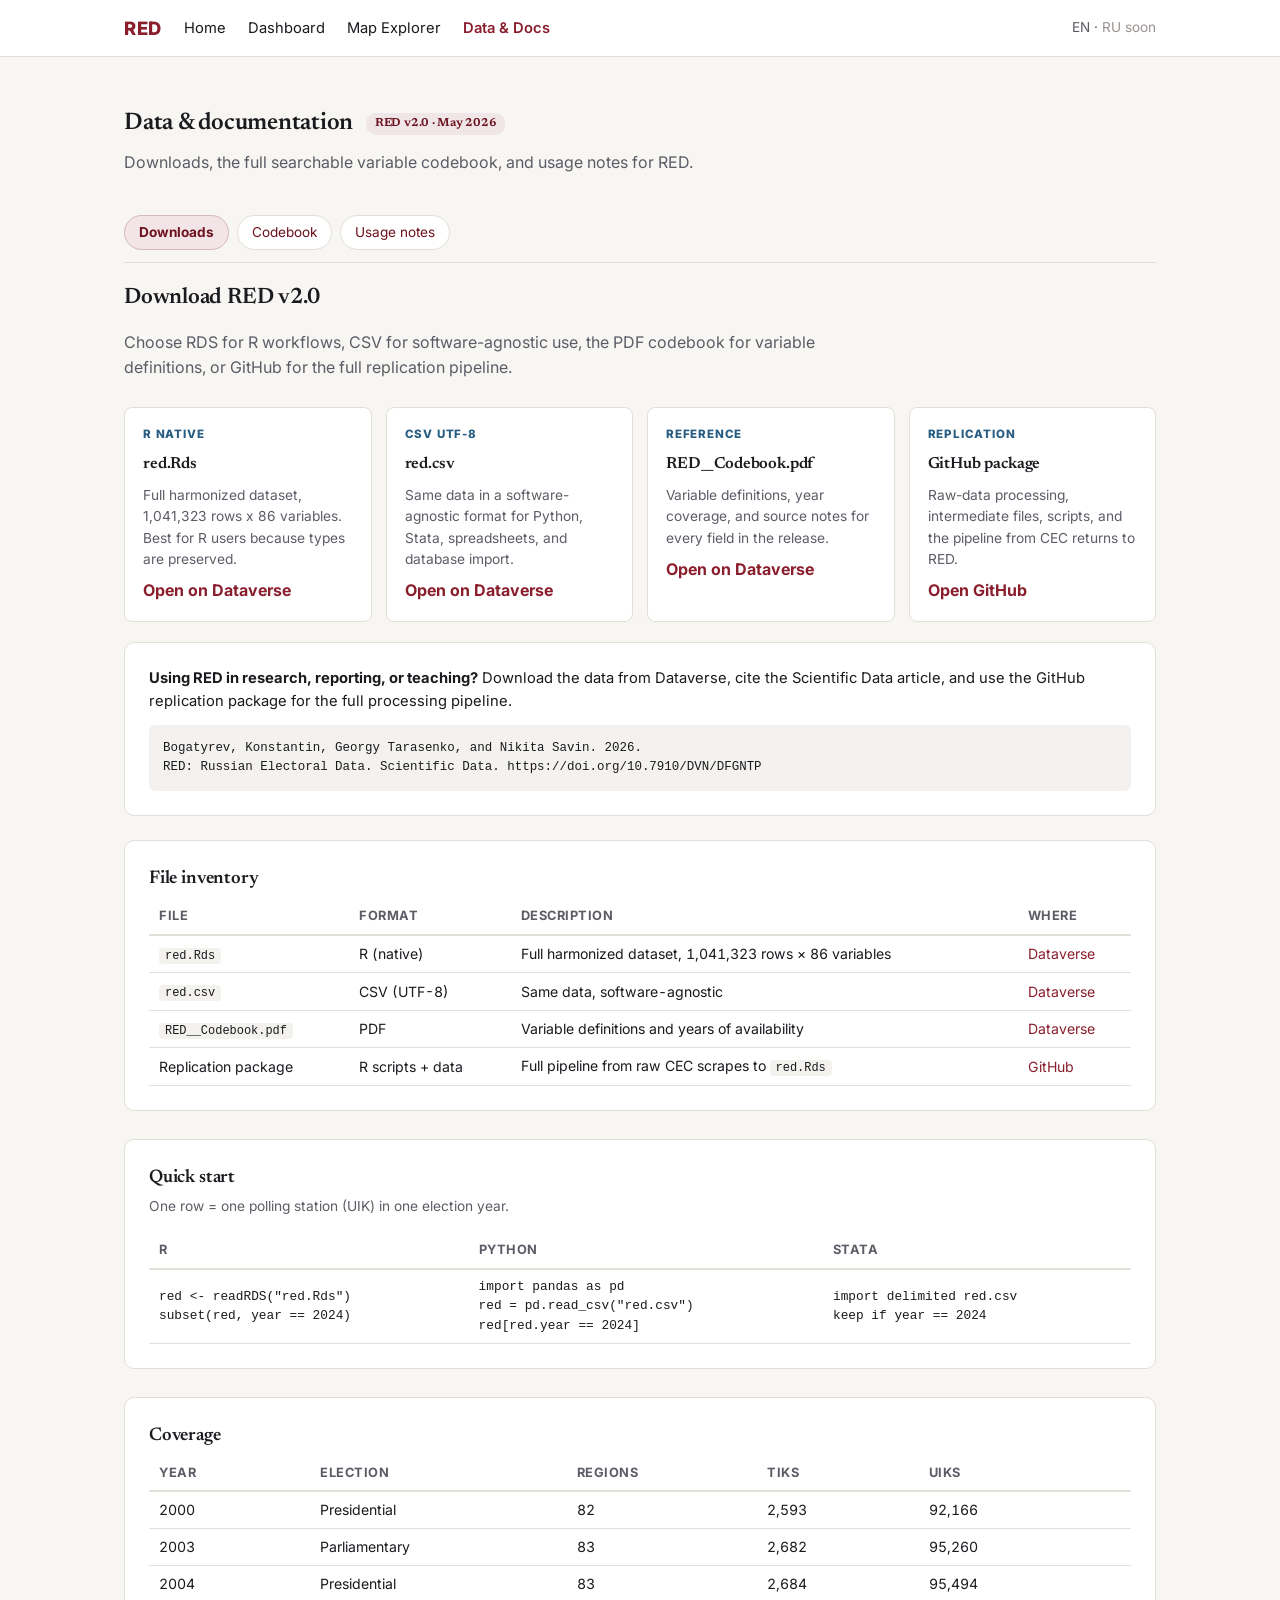
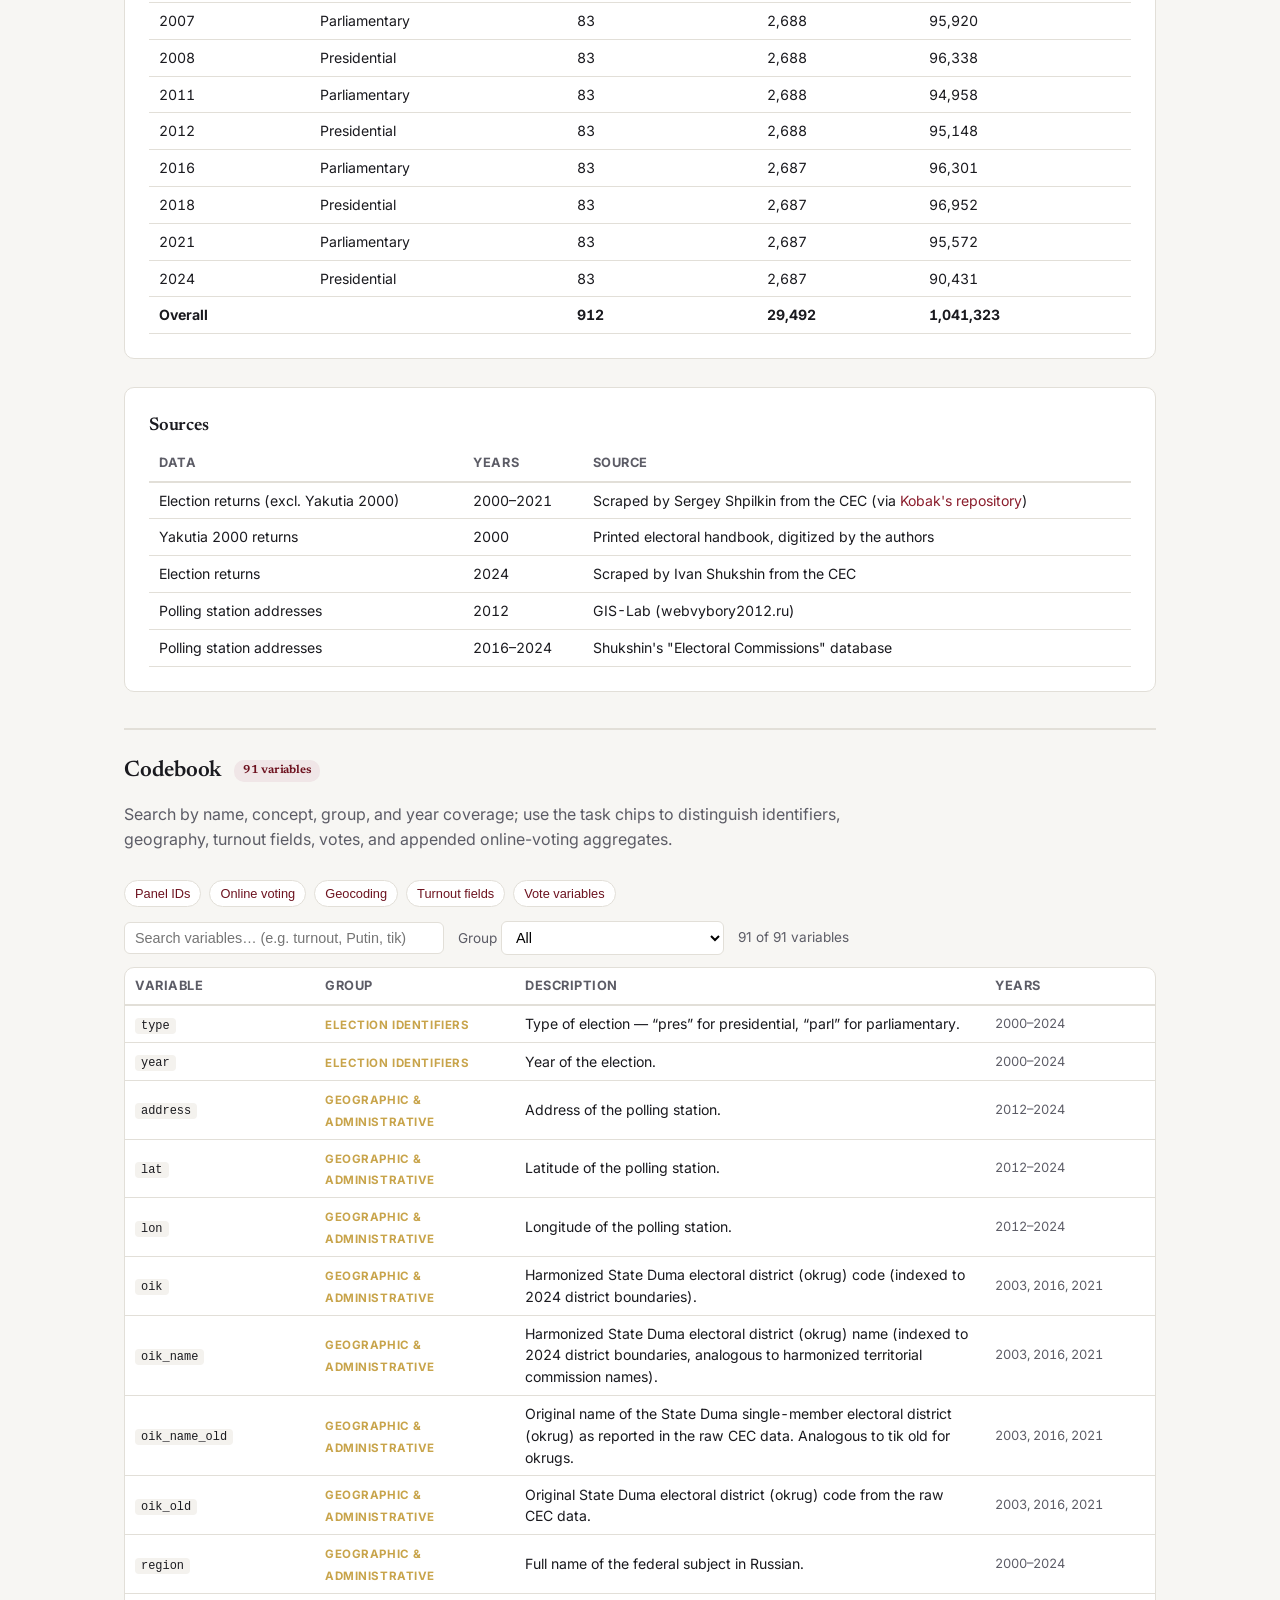
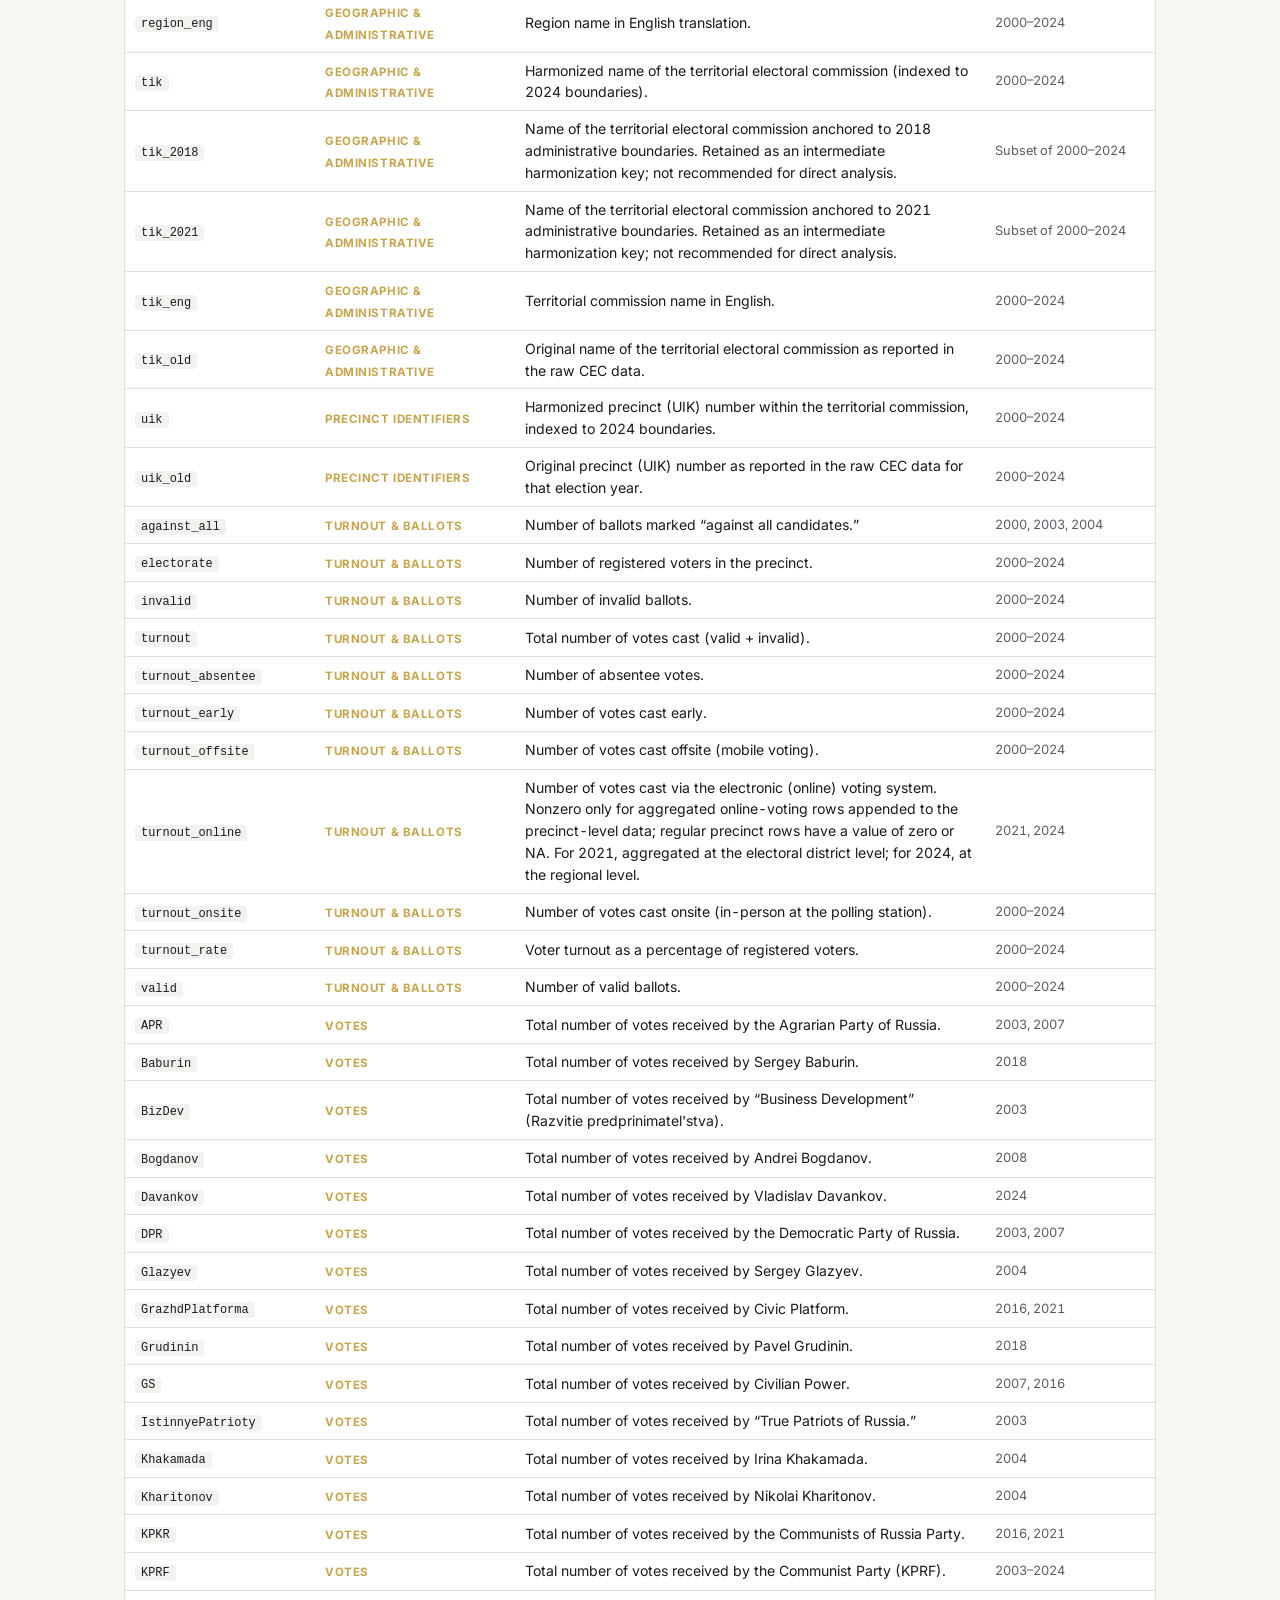
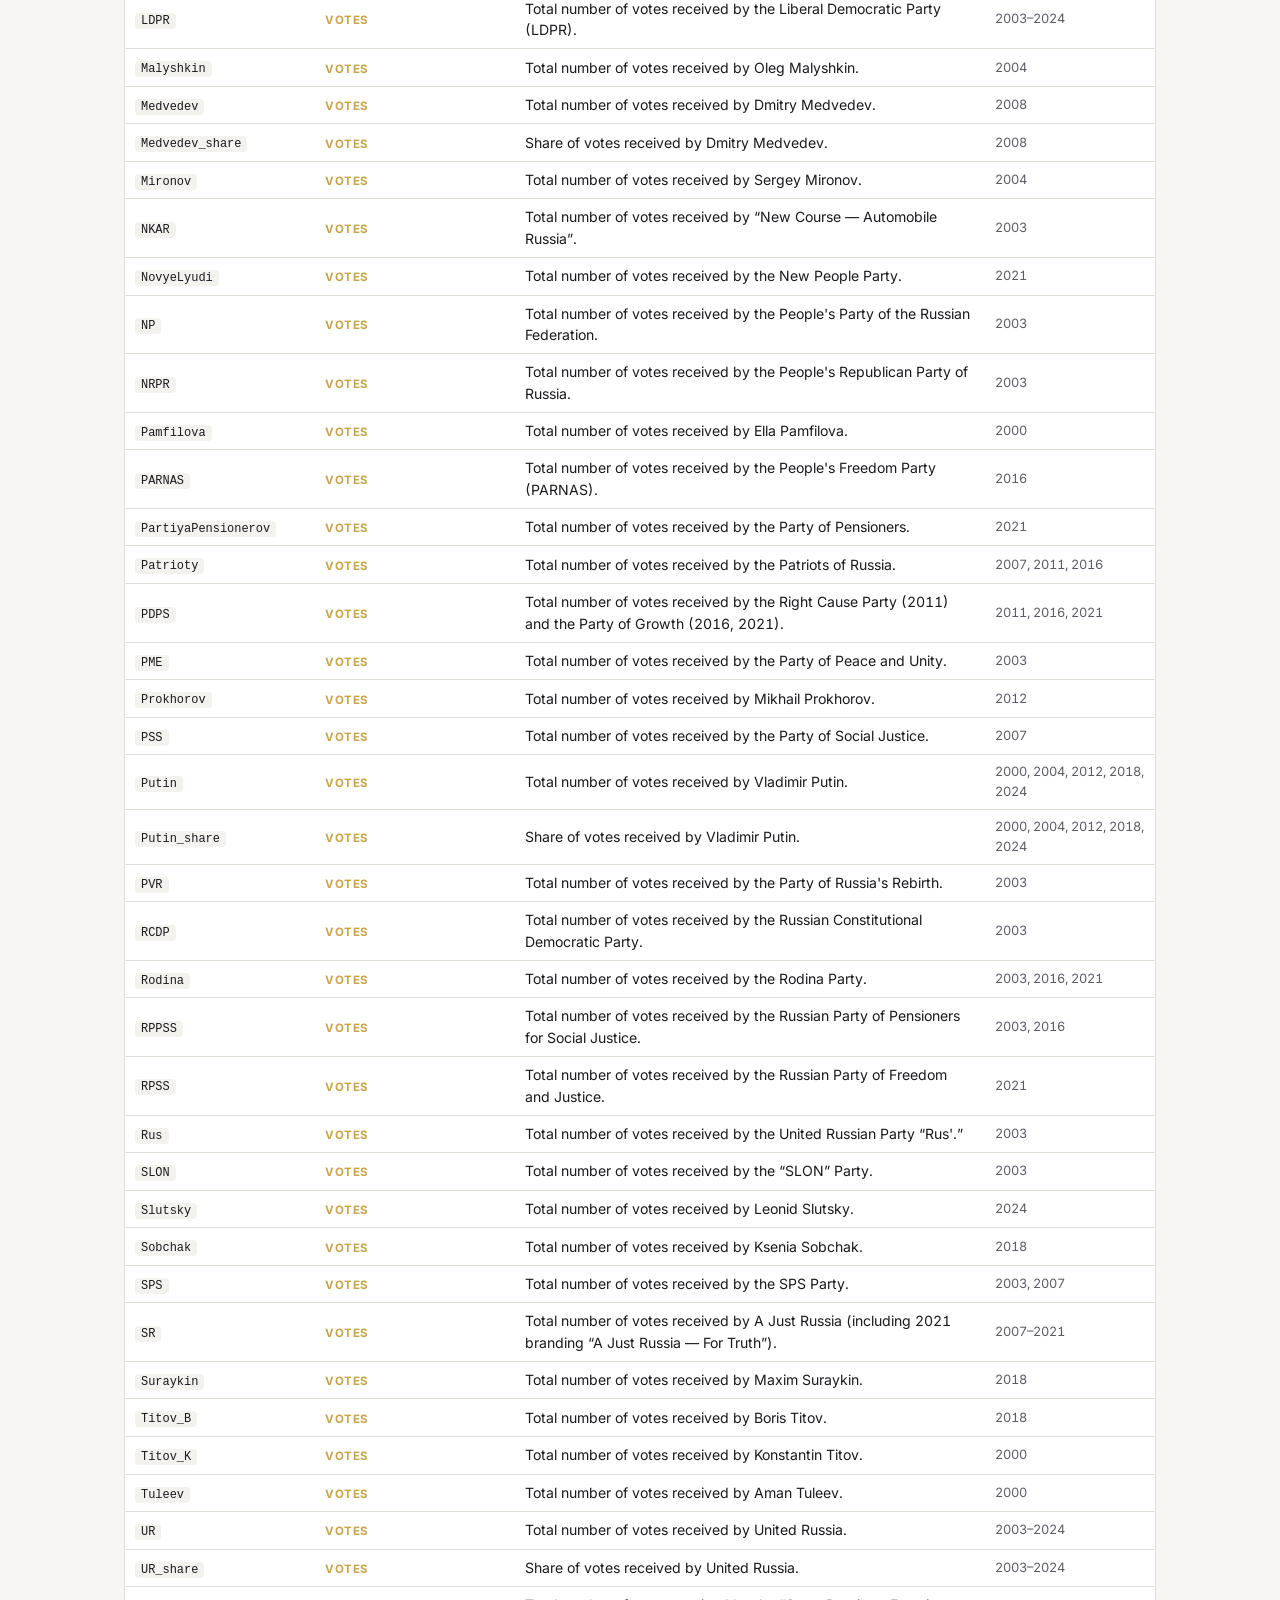
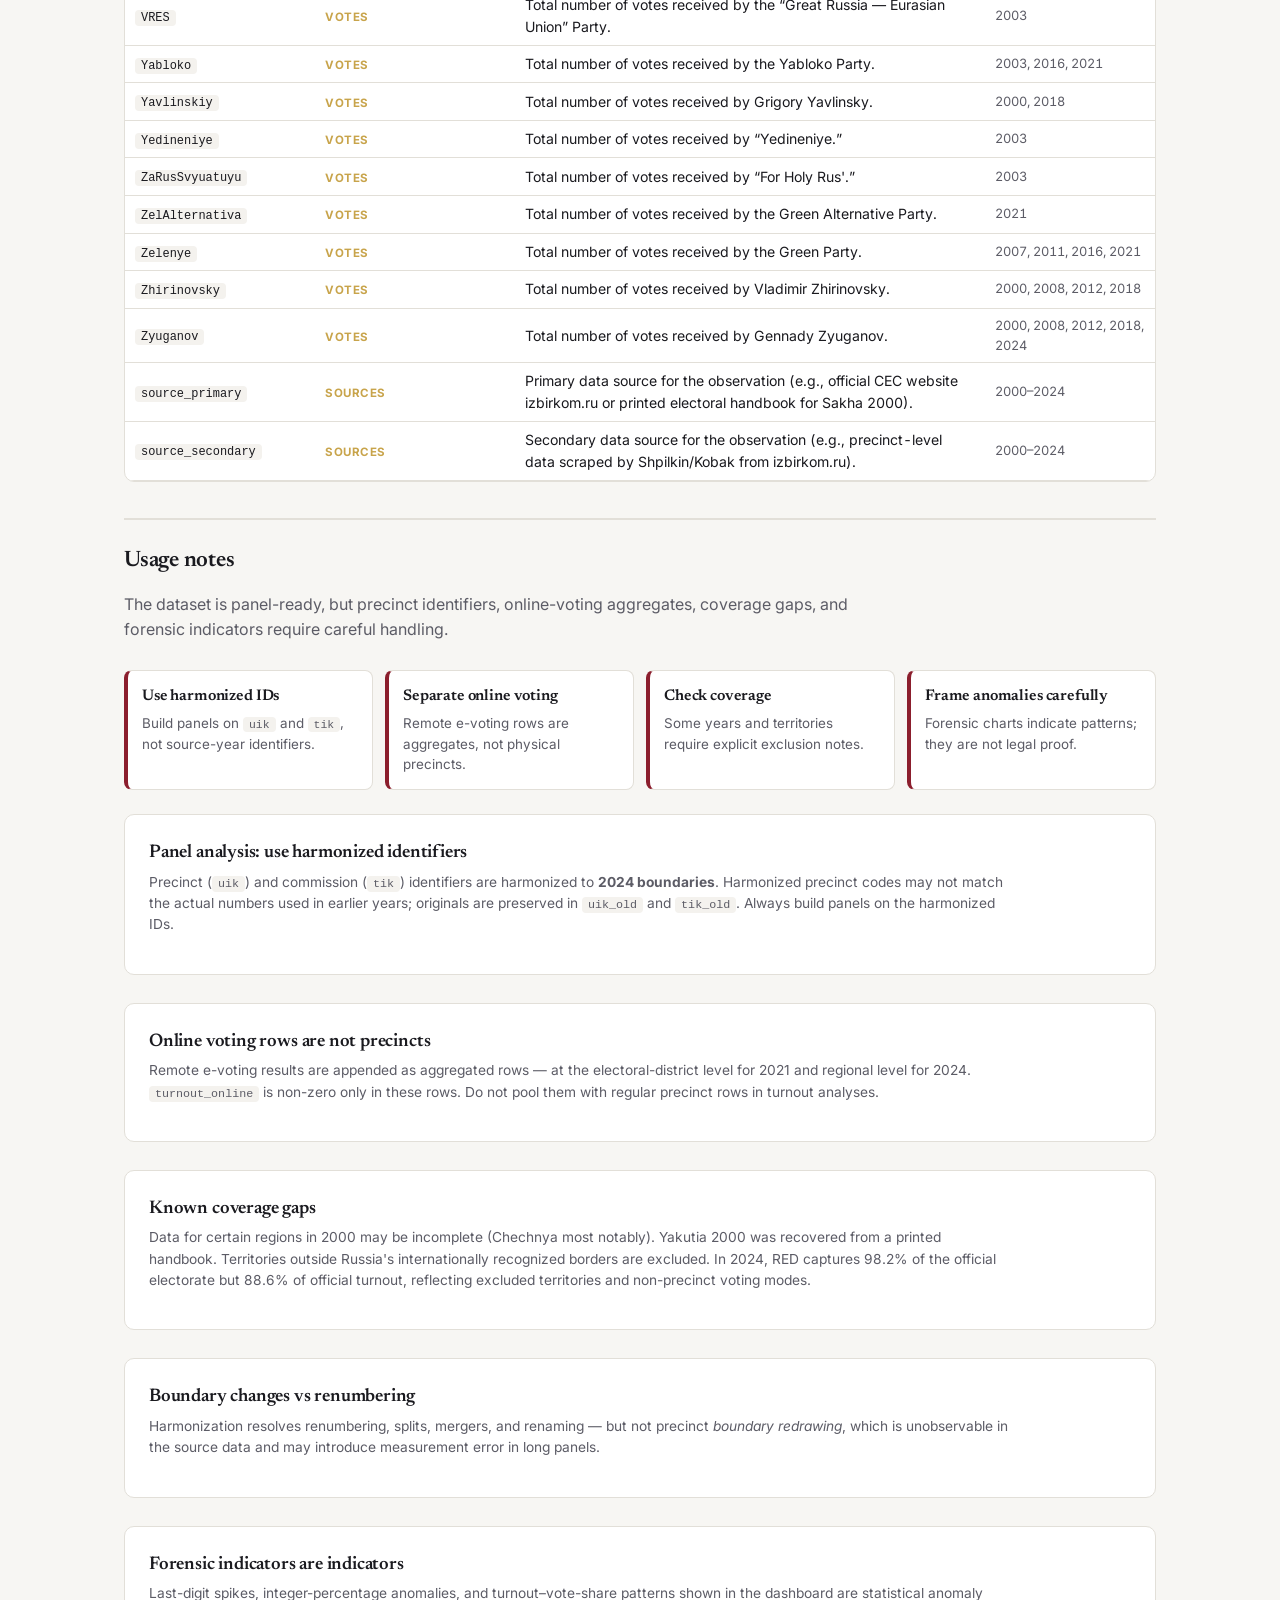
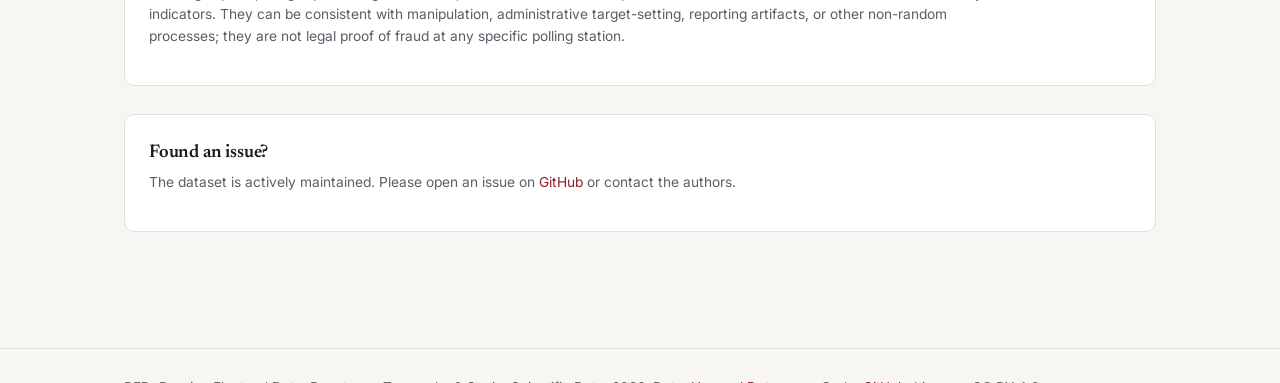
<file: public/data.html>
<!DOCTYPE html>
<html lang="en">
<head>
<meta charset="utf-8">
<meta name="viewport" content="width=device-width, initial-scale=1">
<title>Data &amp; Docs — RED</title>
<link rel="stylesheet" href="assets/style.css">
<link rel="icon" href="data:image/svg+xml,%3Csvg%20xmlns='http://www.w3.org/2000/svg'%20viewBox='0%200%2032%2032'%3E%3Crect%20width='32'%20height='32'%20rx='6'%20fill='%238b1e2d'/%3E%3Ctext%20x='16'%20y='23'%20font-family='Georgia,serif'%20font-size='18'%20fill='%23fff'%20text-anchor='middle'%20font-weight='700'%3ER%3C/text%3E%3C/svg%3E">
<style>
.doc-jump{position:sticky;top:0;z-index:6;display:flex;flex-wrap:wrap;gap:8px;padding:12px 0;margin-bottom:6px;background:var(--bg);border-bottom:1px solid var(--line)}
.doc-jump a{font-size:.85rem;padding:6px 14px;border:1px solid var(--line);border-radius:999px;color:var(--red-dark);text-decoration:none;background:#fff;white-space:nowrap}
.doc-jump a:hover,.doc-jump a.active{background:var(--soft-red);border-color:#d3b9bc;font-weight:700}
.doc-h{scroll-margin-top:70px;margin:36px 0 14px;padding-top:24px;border-top:2px solid var(--line);font-size:1.4rem}
.doc-h:first-of-type{border-top:0;padding-top:0;margin-top:18px}
.doc-h .pill{vertical-align:middle}
</style>
</head>
<body>
<nav><div class="container">
  <a class="brand" href="index.html">RED</a>
  <a class="link" href="index.html">Home</a>
  <a class="link" href="dashboard.html">Dashboard</a>
  <a class="link" href="explorer.html">Map Explorer</a>
  <a class="link active" href="data.html">Data &amp; Docs</a>
  <span class="spacer"></span>
  <span class="lang">EN · <span class="disabled" title="Russian interface forthcoming">RU soon</span></span>
</div></nav>

<section class="block"><div class="container">
  <h2 class="sec">Data &amp; documentation <span class="pill">RED v2.0 · May 2026</span></h2>
  <p class="sub">Downloads, the full searchable variable codebook, and usage notes for RED.</p>

  <div class="doc-jump">
    <a href="#downloads">Downloads</a>
    <a href="#codebook">Codebook</a>
    <a href="#usage">Usage notes</a>
  </div>

  <!-- ============ DOWNLOADS ============ -->
  <h3 class="doc-h" id="downloads">Download RED v2.0</h3>
  <p class="sub">Choose RDS for R workflows, CSV for software-agnostic use, the PDF codebook for variable definitions, or GitHub for the full replication pipeline.</p>

  <div class="download-grid">
    <div class="download-card"><div class="format">R native</div><h3>red.Rds</h3><p>Full harmonized dataset, 1,041,323 rows x 86 variables. Best for R users because types are preserved.</p><a href="https://doi.org/10.7910/DVN/DFGNTP">Open on Dataverse</a></div>
    <div class="download-card"><div class="format">CSV UTF-8</div><h3>red.csv</h3><p>Same data in a software-agnostic format for Python, Stata, spreadsheets, and database import.</p><a href="https://doi.org/10.7910/DVN/DFGNTP">Open on Dataverse</a></div>
    <div class="download-card"><div class="format">Reference</div><h3>RED__Codebook.pdf</h3><p>Variable definitions, year coverage, and source notes for every field in the release.</p><a href="https://doi.org/10.7910/DVN/DFGNTP">Open on Dataverse</a></div>
    <div class="download-card"><div class="format">Replication</div><h3>GitHub package</h3><p>Raw-data processing, intermediate files, scripts, and the pipeline from CEC returns to RED.</p><a href="https://github.com/georgytarasenko/RED-replication-package">Open GitHub</a></div>
  </div>

  <div class="cite" style="margin-bottom:24px">
    <b>Using RED in research, reporting, or teaching?</b> Download the data from Dataverse, cite the Scientific Data article, and use the GitHub replication package for the full processing pipeline.
<pre>Bogatyrev, Konstantin, Georgy Tarasenko, and Nikita Savin. 2026.
RED: Russian Electoral Data. Scientific Data. https://doi.org/10.7910/DVN/DFGNTP</pre>
  </div>

  <div class="panel">
    <h3>File inventory</h3>
    <table class="tbl">
      <tr><th>File</th><th>Format</th><th>Description</th><th>Where</th></tr>
      <tr><td><code class="inline">red.Rds</code></td><td>R (native)</td><td>Full harmonized dataset, 1,041,323 rows × 86 variables</td><td><a href="https://doi.org/10.7910/DVN/DFGNTP">Dataverse</a></td></tr>
      <tr><td><code class="inline">red.csv</code></td><td>CSV (UTF-8)</td><td>Same data, software-agnostic</td><td><a href="https://doi.org/10.7910/DVN/DFGNTP">Dataverse</a></td></tr>
      <tr><td><code class="inline">RED__Codebook.pdf</code></td><td>PDF</td><td>Variable definitions and years of availability</td><td><a href="https://doi.org/10.7910/DVN/DFGNTP">Dataverse</a></td></tr>
      <tr><td>Replication package</td><td>R scripts + data</td><td>Full pipeline from raw CEC scrapes to <code class="inline">red.Rds</code></td><td><a href="https://github.com/georgytarasenko/RED-replication-package">GitHub</a></td></tr>
    </table>
  </div>

  <div class="panel">
    <h3>Quick start</h3>
    <p class="note">One row = one polling station (UIK) in one election year.</p>
    <table class="tbl"><tr><th>R</th><th>Python</th><th>Stata</th></tr>
    <tr>
      <td><pre style="font-size:.8rem">red &lt;- readRDS("red.Rds")
subset(red, year == 2024)</pre></td>
      <td><pre style="font-size:.8rem">import pandas as pd
red = pd.read_csv("red.csv")
red[red.year == 2024]</pre></td>
      <td><pre style="font-size:.8rem">import delimited red.csv
keep if year == 2024</pre></td>
    </tr></table>
  </div>

  <div class="panel">
    <h3>Coverage</h3>
    <table class="tbl" id="tblCov"><tr><th>Year</th><th>Election</th><th>Regions</th><th>TIKs</th><th>UIKs</th></tr></table>
  </div>

  <div class="panel" id="sources">
    <h3>Sources</h3>
    <table class="tbl">
      <tr><th>Data</th><th>Years</th><th>Source</th></tr>
      <tr><td>Election returns (excl. Yakutia 2000)</td><td>2000–2021</td><td>Scraped by Sergey Shpilkin from the CEC (via <a href="https://github.com/dkobak/elections">Kobak's repository</a>)</td></tr>
      <tr><td>Yakutia 2000 returns</td><td>2000</td><td>Printed electoral handbook, digitized by the authors</td></tr>
      <tr><td>Election returns</td><td>2024</td><td>Scraped by Ivan Shukshin from the CEC</td></tr>
      <tr><td>Polling station addresses</td><td>2012</td><td>GIS-Lab (webvybory2012.ru)</td></tr>
      <tr><td>Polling station addresses</td><td>2016–2024</td><td>Shukshin's "Electoral Commissions" database</td></tr>
    </table>
  </div>

  <!-- ============ CODEBOOK ============ -->
  <h3 class="doc-h" id="codebook">Codebook <span class="pill" id="varCount"></span></h3>
  <p class="sub">Search by name, concept, group, and year coverage; use the task chips to distinguish identifiers, geography, turnout fields, votes, and appended online-voting aggregates.</p>
  <div class="task-chips">
    <button class="task-chip" data-q="" data-group="Precinct identifiers">Panel IDs</button>
    <button class="task-chip" data-q="online" data-group="">Online voting</button>
    <button class="task-chip" data-q="" data-group="Geographic & administrative">Geocoding</button>
    <button class="task-chip" data-q="" data-group="Turnout & ballots">Turnout fields</button>
    <button class="task-chip" data-q="" data-group="Votes">Vote variables</button>
  </div>
  <div class="controls">
    <input type="text" id="q" placeholder="Search variables… (e.g. turnout, Putin, tik)" style="min-width:320px">
    <label>Group <select id="grp"><option value="">All</option></select></label>
    <span id="count" style="font-size:.85rem;color:var(--muted)"></span>
  </div>
  <div class="panel" style="padding:0">
    <table class="tbl" id="tbl">
      <thead><tr><th style="width:190px">Variable</th><th style="width:200px">Group</th><th>Description</th><th style="width:170px">Years</th></tr></thead>
      <tbody></tbody>
    </table>
  </div>

  <!-- ============ USAGE NOTES ============ -->
  <h3 class="doc-h" id="usage">Usage notes</h3>
  <p class="sub">The dataset is panel-ready, but precinct identifiers, online-voting aggregates, coverage gaps, and forensic indicators require careful handling.</p>

  <div class="checklist">
    <div class="check-item"><h3>Use harmonized IDs</h3><p>Build panels on <code class="inline">uik</code> and <code class="inline">tik</code>, not source-year identifiers.</p></div>
    <div class="check-item"><h3>Separate online voting</h3><p>Remote e-voting rows are aggregates, not physical precincts.</p></div>
    <div class="check-item"><h3>Check coverage</h3><p>Some years and territories require explicit exclusion notes.</p></div>
    <div class="check-item"><h3>Frame anomalies carefully</h3><p>Forensic charts indicate patterns; they are not legal proof.</p></div>
  </div>

  <div class="panel">
    <h3>Panel analysis: use harmonized identifiers</h3>
    <p class="note">Precinct (<code class="inline">uik</code>) and commission (<code class="inline">tik</code>) identifiers are harmonized to <b>2024 boundaries</b>. Harmonized precinct codes may not match the actual numbers used in earlier years; originals are preserved in <code class="inline">uik_old</code> and <code class="inline">tik_old</code>. Always build panels on the harmonized IDs.</p>
  </div>

  <div class="panel">
    <h3>Online voting rows are not precincts</h3>
    <p class="note">Remote e-voting results are appended as aggregated rows — at the electoral-district level for 2021 and regional level for 2024. <code class="inline">turnout_online</code> is non-zero only in these rows. Do not pool them with regular precinct rows in turnout analyses.</p>
  </div>

  <div class="panel">
    <h3>Known coverage gaps</h3>
    <p class="note">Data for certain regions in 2000 may be incomplete (Chechnya most notably). Yakutia 2000 was recovered from a printed handbook. Territories outside Russia's internationally recognized borders are excluded. In 2024, RED captures 98.2% of the official electorate but 88.6% of official turnout, reflecting excluded territories and non-precinct voting modes.</p>
  </div>

  <div class="panel">
    <h3>Boundary changes vs renumbering</h3>
    <p class="note">Harmonization resolves renumbering, splits, mergers, and renaming — but not precinct <i>boundary redrawing</i>, which is unobservable in the source data and may introduce measurement error in long panels.</p>
  </div>

  <div class="panel">
    <h3>Forensic indicators are indicators</h3>
    <p class="note">Last-digit spikes, integer-percentage anomalies, and turnout–vote-share patterns shown in the dashboard are statistical anomaly indicators. They can be consistent with manipulation, administrative target-setting, reporting artifacts, or other non-random processes; they are not legal proof of fraud at any specific polling station.</p>
  </div>

  <div class="panel">
    <h3>Found an issue?</h3>
    <p class="note">The dataset is actively maintained. Please open an issue on <a href="https://github.com/georgytarasenko/RED-replication-package/issues">GitHub</a> or contact the authors.</p>
  </div>
</div></section>

<footer><div class="container">RED: Russian Electoral Data. Bogatyrev, Tarasenko &amp; Savin, Scientific Data, 2026. Data: <a href="https://doi.org/10.7910/DVN/DFGNTP">Harvard Dataverse</a>. Code: <a href="https://github.com/georgytarasenko/RED-replication-package">GitHub</a>. License: CC BY 4.0.</div></footer>
<script>
// Coverage table (downloads)
fetch('data/coverage.json').then(r=>r.json()).then(cov=>{
  const t=document.getElementById('tblCov');
  cov.forEach(r=>{t.insertAdjacentHTML('beforeend',
    `<tr><td>${r[0]}</td><td>${r[1]}</td><td>${r[2]}</td><td>${r[3].toLocaleString()}</td><td>${r[4].toLocaleString()}</td></tr>`)});
  t.insertAdjacentHTML('beforeend','<tr><td><b>Overall</b></td><td></td><td><b>912</b></td><td><b>29,492</b></td><td><b>1,041,323</b></td></tr>');
});

// Codebook search
let rows=[];
const tb=document.querySelector('#tbl tbody'), q=document.getElementById('q'),
      g=document.getElementById('grp'), cnt=document.getElementById('count');
function render(){
  const s=q.value.toLowerCase(), gr=g.value;
  const f=rows.filter(r=>(!gr||r.group===gr)&&(!s||(r.variable+' '+r.group+' '+r.description+' '+r.years).toLowerCase().includes(s)));
  tb.innerHTML=f.map(r=>`<tr><td><code class="inline">${r.variable}</code></td><td><span class="grp">${r.group}</span></td><td>${r.description}</td><td style="font-size:.8rem;color:var(--muted)">${r.years}</td></tr>`).join('');
  cnt.textContent=f.length+' of '+rows.length+' variables';
}
fetch('data/codebook.json').then(r=>r.json()).then(d=>{
  const order={'Election identifiers':0,'Geographic & administrative':1,'Precinct identifiers':2,'Turnout & ballots':3,'Votes':4,'Sources':5};
  rows=d.sort((a,b)=>(order[a.group]-order[b.group])||a.variable.localeCompare(b.variable));
  [...new Set(rows.map(r=>r.group))].forEach(x=>g.add(new Option(x,x)));
  document.getElementById('varCount').textContent=rows.length+' variables';
  render();
});
q.oninput=render; g.onchange=render;
document.querySelectorAll('.task-chip').forEach(btn=>btn.onclick=()=>{
  q.value=btn.dataset.q;
  g.value=btn.dataset.group;
  render();
  document.getElementById('codebook').scrollIntoView({behavior:'smooth',block:'start'});
});

// Jump-nav active state on scroll
const jumpLinks=[...document.querySelectorAll('.doc-jump a')];
const secs=jumpLinks.map(a=>document.querySelector(a.getAttribute('href')));
function onScroll(){
  let i=0;
  secs.forEach((s,k)=>{ if(s.getBoundingClientRect().top<=90) i=k; });
  jumpLinks.forEach((a,k)=>a.classList.toggle('active',k===i));
}
window.addEventListener('scroll',onScroll,{passive:true}); onScroll();
</script>
</body>
</html>
</file>
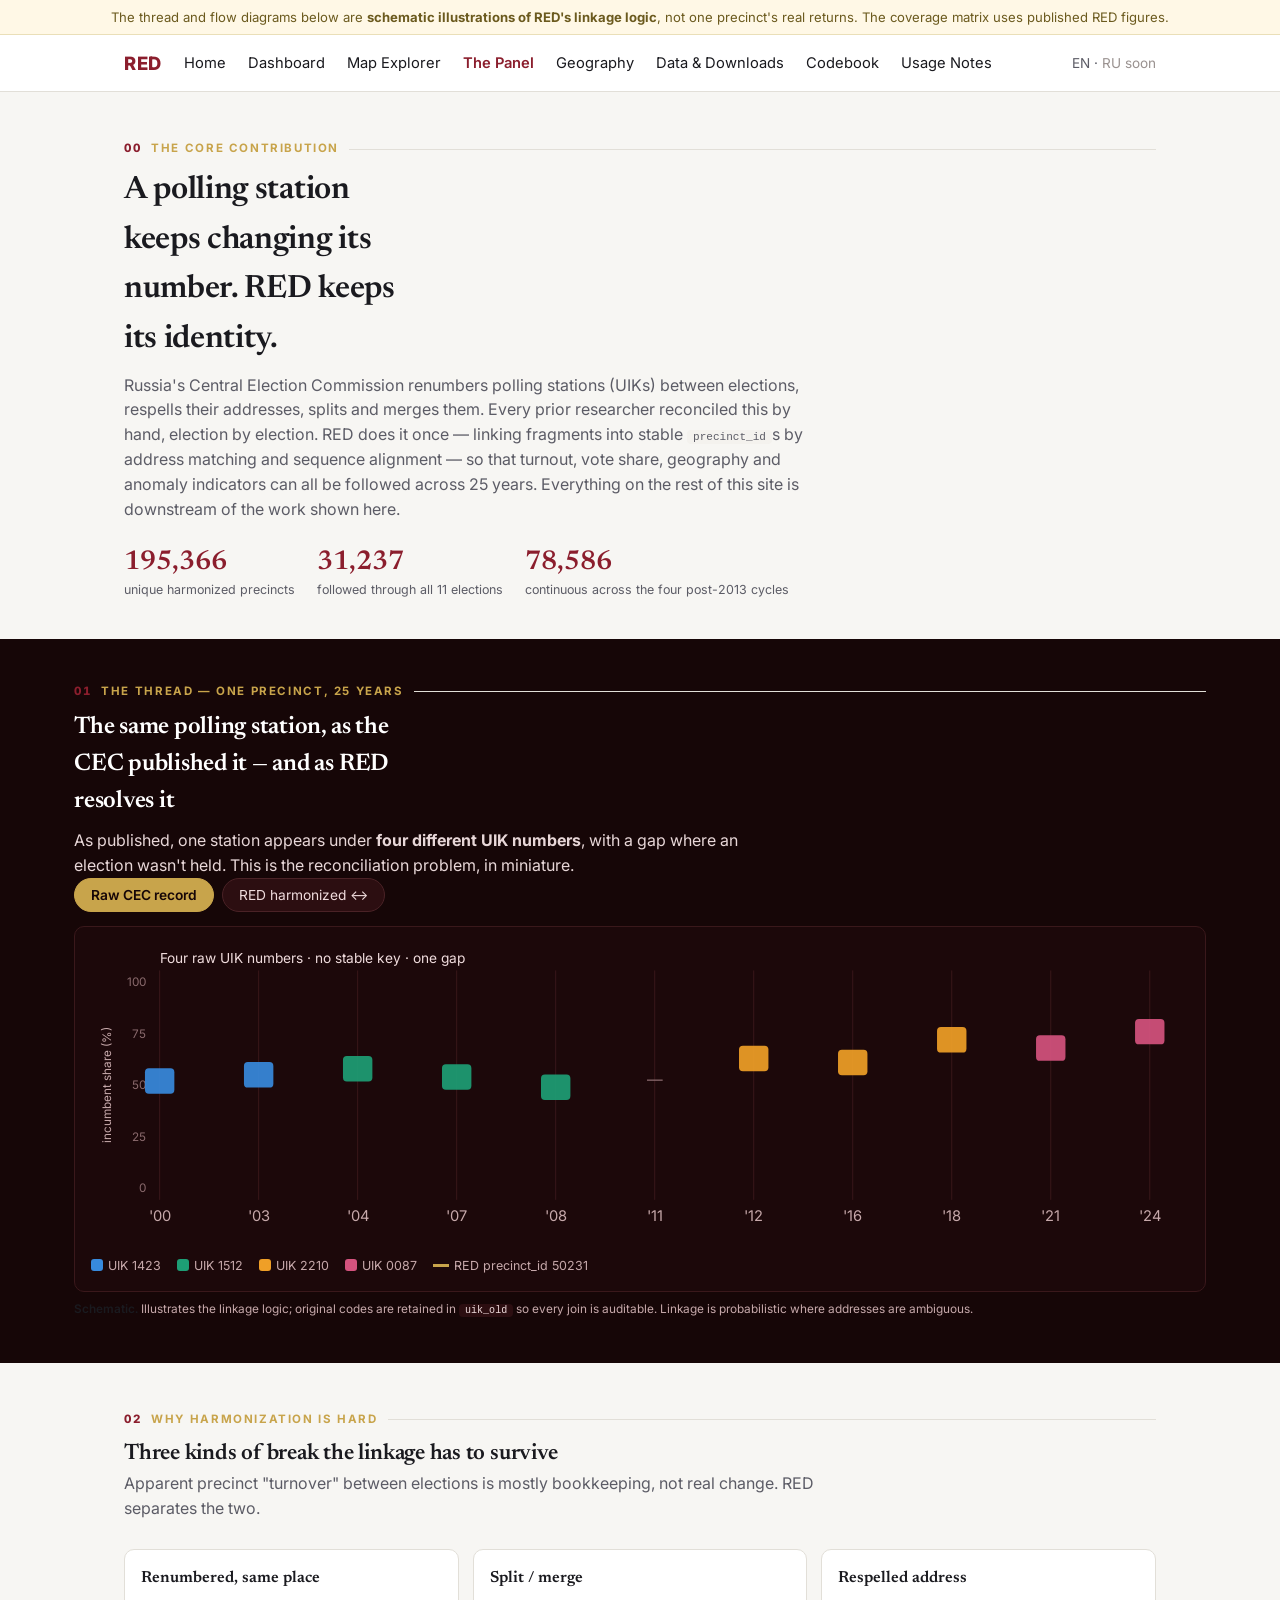
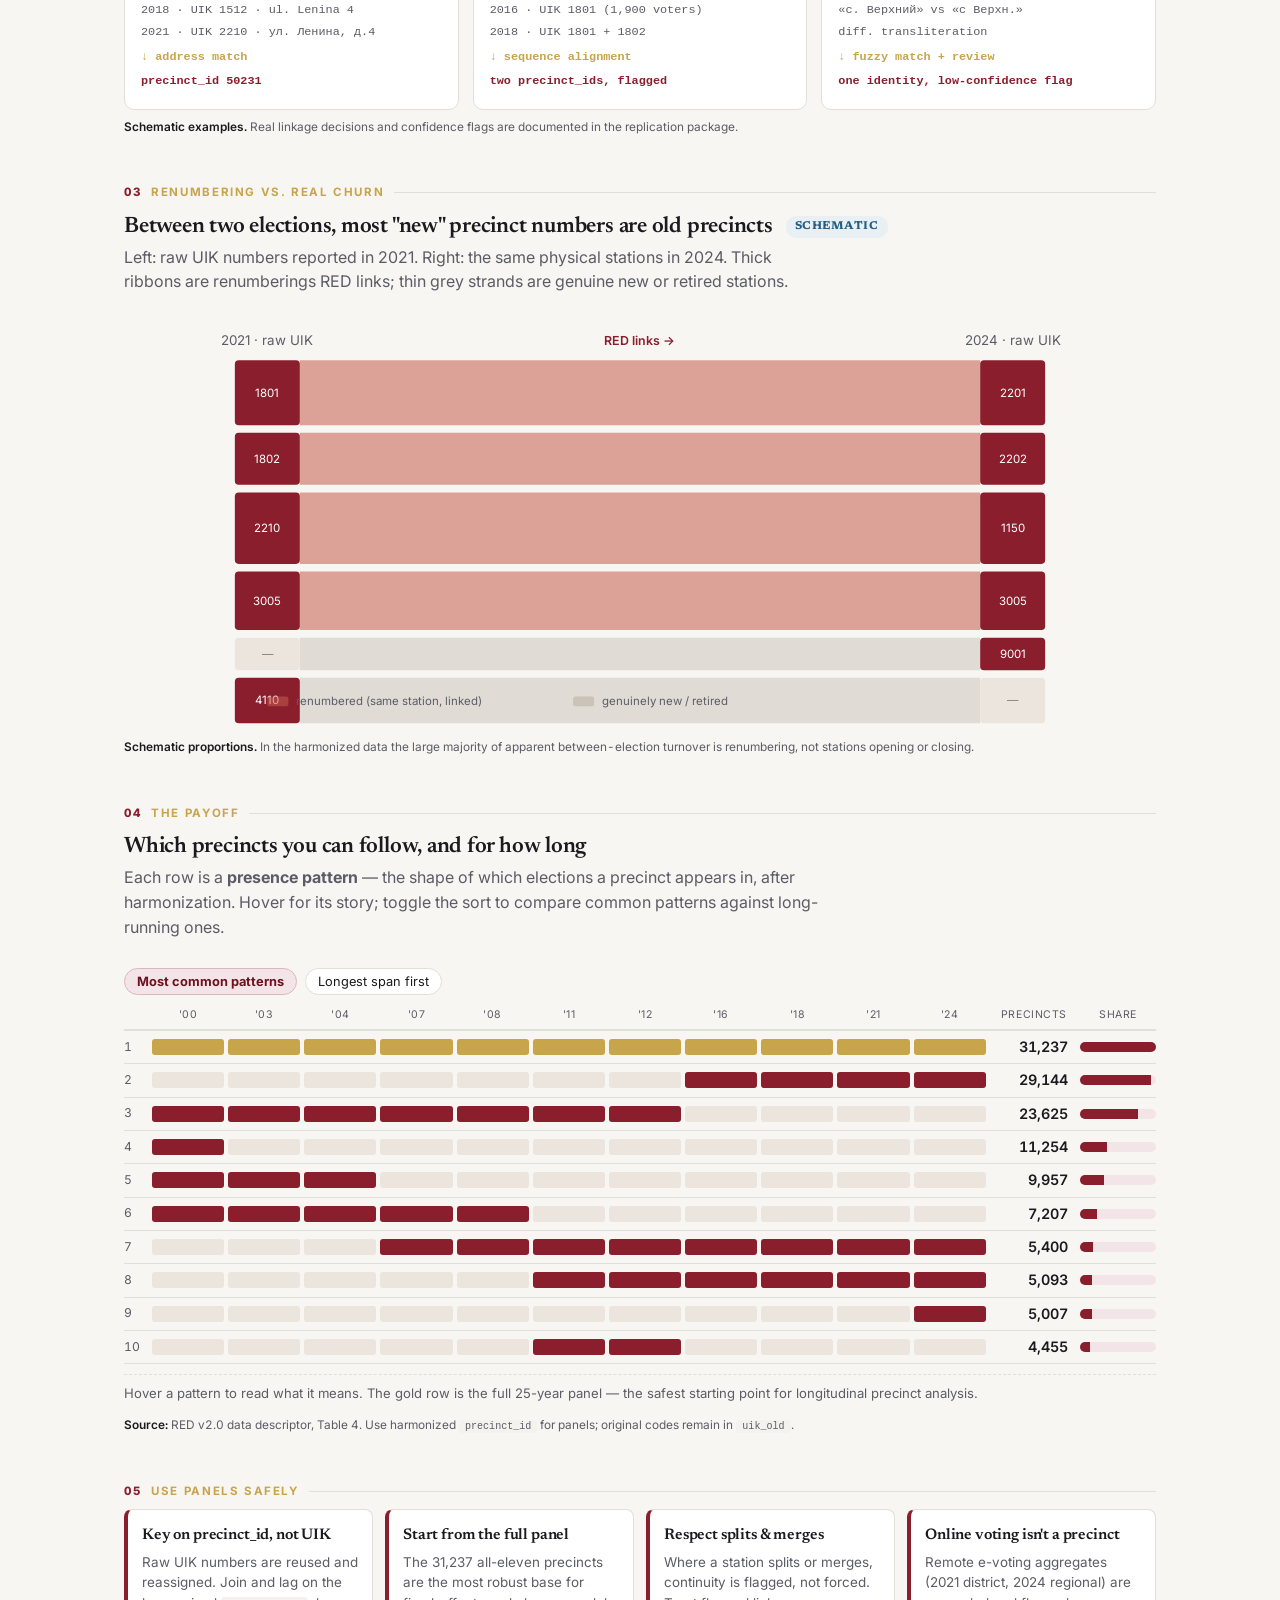
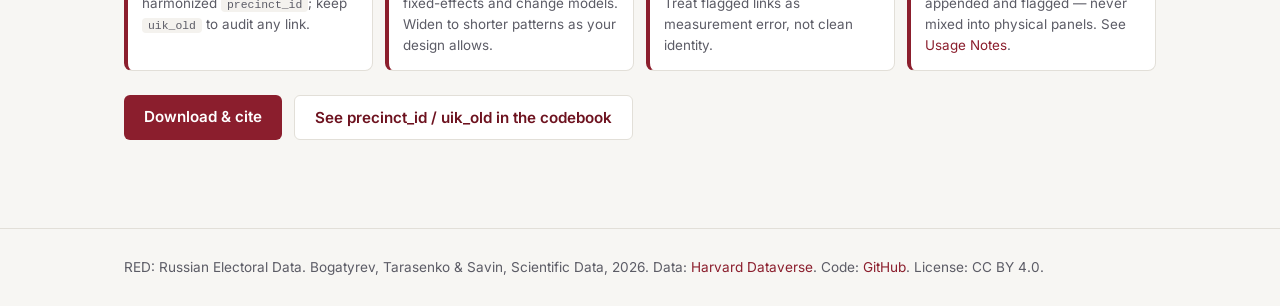
<file: public/panel-legacy.html>
<!DOCTYPE html>
<html lang="en">
<head>
<meta charset="utf-8">
<meta name="viewport" content="width=device-width, initial-scale=1">
<title>The Panel — how RED harmonizes 25 years of precincts</title>
<meta property="og:title" content="RED — The Panel: harmonizing 25 years of Russian precincts">
<meta property="og:description" content="Shifting precinct identifiers, stitched into one continuous panel. The core contribution of RED, made visible.">
<link rel="stylesheet" href="assets/style.css">
<link rel="icon" href="data:image/svg+xml,%3Csvg%20xmlns='http://www.w3.org/2000/svg'%20viewBox='0%200%2032%2032'%3E%3Crect%20width='32'%20height='32'%20rx='6'%20fill='%238b1e2d'/%3E%3Ctext%20x='16'%20y='23'%20font-family='Georgia,serif'%20font-size='18'%20fill='%23fff'%20text-anchor='middle'%20font-weight='700'%3ER%3C/text%3E%3C/svg%3E">
</head>
<body>
<div class="demo-banner">The thread and flow diagrams below are <b>schematic illustrations of RED's linkage logic</b>, not one precinct's real returns. The coverage matrix uses published RED figures.</div>
<nav><div class="container">
  <a class="brand" href="index.html">RED</a>
  <a class="link" href="index.html">Home</a>
  <a class="link" href="dashboard.html">Dashboard</a>
  <a class="link" href="explorer.html">Map Explorer</a>
  <a class="link active" href="panel.html">The Panel</a>
  <a class="link" href="geography.html">Geography</a>
  <a class="link" href="data.html">Data &amp; Downloads</a>
  <a class="link" href="codebook.html">Codebook</a>
  <a class="link" href="usage-notes.html">Usage Notes</a>
  <span class="spacer"></span>
  <span class="lang">EN · <span class="disabled" title="Russian interface forthcoming">RU soon</span></span>
</div></nav>

<section class="block" style="padding-bottom:24px"><div class="container">
  <div class="eyebrow-sec" data-num="00"><span>The core contribution</span><span class="rule"></span></div>
  <h2 class="sec" style="font-size:2rem;max-width:16ch">A polling station keeps changing its number. RED keeps its identity.</h2>
  <p class="sub" style="max-width:70ch">Russia's Central Election Commission renumbers polling stations (UIKs) between elections, respells their addresses, splits and merges them. Every prior researcher reconciled this by hand, election by election. RED does it once — linking fragments into stable <code class="inline">precinct_id</code>s by address matching and sequence alignment — so that turnout, vote share, geography and anomaly indicators can all be followed across 25 years. Everything on the rest of this site is downstream of the work shown here.</p>
  <div class="mini-metrics">
    <div class="mini-metric"><div class="v">195,366</div><div class="l">unique harmonized precincts</div></div>
    <div class="mini-metric"><div class="v">31,237</div><div class="l">followed through all 11 elections</div></div>
    <div class="mini-metric"><div class="v">78,586</div><div class="l">continuous across the four post-2013 cycles</div></div>
  </div>
</div></section>

<!-- FULL-BLEED SHOWPIECE: THE THREAD -->
<div class="bleed"><div class="container">
  <div class="eyebrow-sec" data-num="01"><span>The thread — one precinct, 25 years</span><span class="rule"></span></div>
  <h3 style="font-size:1.5rem;max-width:24ch">The same polling station, as the CEC published it — and as RED resolves it</h3>
  <p class="note" id="threadCap" style="max-width:70ch;margin-top:8px">As published, one station appears under <b>four different UIK numbers</b>, with a gap where an election wasn't held. This is the reconciliation problem, in miniature.</p>
  <div class="thread-toggle" role="group" aria-label="Toggle raw vs harmonized">
    <button id="tRaw" class="active">Raw CEC record</button>
    <button id="tRed">RED harmonized ↔</button>
  </div>
  <div class="thread-wrap">
    <svg id="thread" viewBox="0 0 1120 300" width="100%" role="img" aria-label="One precinct across eleven elections, raw fragmented identifiers versus one harmonized thread"></svg>
    <div class="thread-legend">
      <span><span class="k" style="background:#378ADD"></span>UIK 1423</span>
      <span><span class="k" style="background:#1D9E75"></span>UIK 1512</span>
      <span><span class="k" style="background:#EF9F27"></span>UIK 2210</span>
      <span><span class="k" style="background:#D4537E"></span>UIK 0087</span>
      <span><span class="kl" style="background:#c8a44b"></span>RED precinct_id 50231</span>
    </div>
  </div>
  <div class="source-line" style="color:#c7a9ab"><b>Schematic.</b> Illustrates the linkage logic; original codes are retained in <code class="inline" style="background:#2c0e11;color:#f0dcdd">uik_old</code> so every join is auditable. Linkage is probabilistic where addresses are ambiguous.</div>
</div></div>

<!-- WHY IT'S HARD -->
<section class="block"><div class="container">
  <div class="eyebrow-sec" data-num="02"><span>Why harmonization is hard</span><span class="rule"></span></div>
  <h3 style="font-size:1.4rem">Three kinds of break the linkage has to survive</h3>
  <p class="sub" style="max-width:70ch">Apparent precinct "turnover" between elections is mostly bookkeeping, not real change. RED separates the two.</p>
  <div class="hard-grid">
    <div class="hard-card">
      <div class="t">Renumbered, same place</div>
      <div class="rowmap">
        <div class="before">2018 · UIK 1512 · ul. Lenina 4</div>
        <div class="before">2021 · UIK 2210 · ул. Ленина, д.4</div>
        <span class="arrow">↓ address match</span>
        <div class="after">precinct_id 50231</div>
      </div>
    </div>
    <div class="hard-card">
      <div class="t">Split / merge</div>
      <div class="rowmap">
        <div class="before">2016 · UIK 1801 (1,900 voters)</div>
        <div class="before">2018 · UIK 1801 + 1802</div>
        <span class="arrow">↓ sequence alignment</span>
        <div class="after">two precinct_ids, flagged</div>
      </div>
    </div>
    <div class="hard-card">
      <div class="t">Respelled address</div>
      <div class="rowmap">
        <div class="before">«с. Верхний» vs «с Верхн.»</div>
        <div class="before">diff. transliteration</div>
        <span class="arrow">↓ fuzzy match + review</span>
        <div class="after">one identity, low-confidence flag</div>
      </div>
    </div>
  </div>
  <div class="source-line"><b>Schematic examples.</b> Real linkage decisions and confidence flags are documented in the replication package.</div>
</div></section>

<!-- ALLUVIAL -->
<section class="block" style="padding-top:0"><div class="container">
  <div class="eyebrow-sec" data-num="03"><span>Renumbering vs. real churn</span><span class="rule"></span></div>
  <h3 style="font-size:1.4rem">Between two elections, most "new" precinct numbers are old precincts <span class="schematic-tag">schematic</span></h3>
  <p class="sub" style="max-width:70ch">Left: raw UIK numbers reported in 2021. Right: the same physical stations in 2024. Thick ribbons are renumberings RED links; thin grey strands are genuine new or retired stations.</p>
  <svg id="alluvial" viewBox="0 0 1080 420" width="100%" role="img" aria-label="Flow diagram linking 2021 raw precinct numbers to 2024 raw numbers via stable RED identities"></svg>
  <div class="source-line"><b>Schematic proportions.</b> In the harmonized data the large majority of apparent between-election turnover is renumbering, not stations opening or closing.</div>
</div></section>

<!-- COVERAGE MATRIX -->
<section class="block" style="padding-top:0"><div class="container">
  <div class="eyebrow-sec" data-num="04"><span>The payoff</span><span class="rule"></span></div>
  <h3 style="font-size:1.4rem">Which precincts you can follow, and for how long</h3>
  <p class="sub" style="max-width:70ch">Each row is a <b>presence pattern</b> — the shape of which elections a precinct appears in, after harmonization. Hover for its story; toggle the sort to compare common patterns against long-running ones.</p>
  <div class="cov-toggle" role="group" aria-label="Sort coverage rows">
    <button data-cov-sort="count" class="active">Most common patterns</button>
    <button data-cov-sort="span">Longest span first</button>
  </div>
  <div class="cov-head"><span></span><span>'00</span><span>'03</span><span>'04</span><span>'07</span><span>'08</span><span>'11</span><span>'12</span><span>'16</span><span>'18</span><span>'21</span><span>'24</span><span>precincts</span><span class="cov-story-col">share</span></div>
  <div id="covRows"></div>
  <div class="cov-story" id="covStory">Hover a pattern to read what it means. The gold row is the full 25-year panel — the safest starting point for longitudinal precinct analysis.</div>
  <div class="source-line"><b>Source:</b> RED v2.0 data descriptor, Table 4. Use harmonized <code class="inline">precinct_id</code> for panels; original codes remain in <code class="inline">uik_old</code>.</div>
</div></section>

<!-- SAFE USE -->
<section class="block" style="padding-top:0"><div class="container">
  <div class="eyebrow-sec" data-num="05"><span>Use panels safely</span><span class="rule"></span></div>
  <div class="checklist">
    <div class="check-item"><h3>Key on precinct_id, not UIK</h3><p>Raw UIK numbers are reused and reassigned. Join and lag on the harmonized <code class="inline">precinct_id</code>; keep <code class="inline">uik_old</code> to audit any link.</p></div>
    <div class="check-item"><h3>Start from the full panel</h3><p>The 31,237 all-eleven precincts are the most robust base for fixed-effects and change models. Widen to shorter patterns as your design allows.</p></div>
    <div class="check-item"><h3>Respect splits &amp; merges</h3><p>Where a station splits or merges, continuity is flagged, not forced. Treat flagged links as measurement error, not clean identity.</p></div>
    <div class="check-item"><h3>Online voting isn't a precinct</h3><p>Remote e-voting aggregates (2021 district, 2024 regional) are appended and flagged — never mixed into physical panels. See <a href="usage-notes.html">Usage Notes</a>.</p></div>
  </div>
  <div class="btn-row" style="margin-top:6px">
    <a class="btn dark" href="data.html">Download &amp; cite</a>
    <a class="btn light" href="codebook.html">See precinct_id / uik_old in the codebook</a>
  </div>
</div></section>

<footer><div class="container">RED: Russian Electoral Data. Bogatyrev, Tarasenko &amp; Savin, Scientific Data, 2026. Data: <a href="https://doi.org/10.7910/DVN/DFGNTP">Harvard Dataverse</a>. Code: <a href="https://github.com/georgytarasenko/RED-replication-package">GitHub</a>. License: CC BY 4.0.</div></footer>

<script>
/* ---------- 1. the thread ---------- */
const yrs=["'00","'03","'04","'07","'08","'11","'12","'16","'18","'21","'24"];
const raw=["#378ADD","#378ADD","#1D9E75","#1D9E75","#1D9E75",null,"#EF9F27","#EF9F27","#EF9F27","#D4537E","#D4537E"];
const share=[52,55,58,54,49,null,63,61,72,68,76];
const svg=document.getElementById('thread');
const L=70,R=1080,T=40,B=250,n=yrs.length;
const X=i=>L+(R-L)*i/(n-1), Y=v=>B-(B-T)*(v/100);
let mode='raw';
function drawThread(){
  let s='';
  for(let i=0;i<n;i++){
    s+=`<line x1="${X(i)}" y1="${T-12}" x2="${X(i)}" y2="${B+12}" stroke="#3a181b" stroke-width="1"/>`;
    s+=`<text x="${X(i)}" y="${B+34}" text-anchor="middle" font-size="15" fill="#c7a9ab" font-family="Inter,sans-serif">${yrs[i]}</text>`;
  }
  for(let g=0;g<=100;g+=25){s+=`<text x="${L-14}" y="${Y(g)+4}" text-anchor="end" font-size="12" fill="#8a6a6d" font-family="Inter,sans-serif">${g}</text>`;}
  s+=`<text transform="translate(20,${(T+B)/2}) rotate(-90)" text-anchor="middle" font-size="12" fill="#c7a9ab" font-family="Inter,sans-serif">incumbent share (%)</text>`;
  if(mode==='red'){
    let pts=[];for(let i=0;i<n;i++)if(share[i]!=null)pts.push([X(i),Y(share[i])]);
    const d=pts.map((p,i)=>(i?'L':'M')+p[0]+' '+p[1]).join(' ');
    s+=`<path d="${d}" fill="none" stroke="#c8a44b" stroke-width="4" stroke-linejoin="round" stroke-linecap="round"/>`;
    for(const[px,py]of pts)s+=`<circle cx="${px}" cy="${py}" r="6" fill="#c8a44b" stroke="#160607" stroke-width="2"/>`;
    const gi=share.indexOf(null), gy=(Y(49)+Y(63))/2;
    s+=`<circle cx="${X(gi)}" cy="${gy}" r="5" fill="none" stroke="#8a6a6d" stroke-width="1.5" stroke-dasharray="3 3"/>`;
    s+=`<text x="${X(gi)}" y="${gy-14}" text-anchor="middle" font-size="12" fill="#8a6a6d" font-family="Inter,sans-serif">not held</text>`;
    s+=`<text x="${L}" y="${T-20}" font-size="14" fill="#f0dcdd" font-family="Inter,sans-serif">One precinct_id · one continuous 25-year series</text>`;
  }else{
    for(let i=0;i<n;i++){
      if(raw[i]==null){s+=`<text x="${X(i)}" y="${(T+B)/2}" text-anchor="middle" font-size="16" fill="#8a6a6d">—</text>`;continue;}
      const py=Y(share[i]);
      s+=`<rect x="${X(i)-15}" y="${py-13}" width="30" height="26" rx="4" fill="${raw[i]}" opacity="0.92"/>`;
    }
    s+=`<text x="${L}" y="${T-20}" font-size="14" fill="#f0dcdd" font-family="Inter,sans-serif">Four raw UIK numbers · no stable key · one gap</text>`;
  }
  svg.innerHTML=s;
}
function setThread(m){mode=m;
  document.getElementById('tRaw').classList.toggle('active',m==='raw');
  document.getElementById('tRed').classList.toggle('active',m==='red');
  document.getElementById('threadCap').innerHTML = m==='red'
    ? 'RED links the fragments by <b>address match + sequence alignment</b> into one identity; the raw codes stay in <code class="inline" style="background:#2c0e11;color:#f0dcdd">uik_old</code> so the join is auditable.'
    : 'As published, one station appears under <b>four different UIK numbers</b>, with a gap where an election wasn\'t held. This is the reconciliation problem, in miniature.';
  drawThread();
}
document.getElementById('tRaw').onclick=()=>setThread('raw');
document.getElementById('tRed').onclick=()=>setThread('red');
drawThread();

/* ---------- 2. alluvial (schematic) ---------- */
(function(){
  const s=document.getElementById('alluvial');
  const LX=150, RX=930, top=40, h=340;
  const left=[['1801',0.20],['1802',0.16],['2210',0.22],['3005',0.18],['—',0.10],['4110',0.14]];
  const right=[['2201',0.20],['2202',0.16],['1150',0.22],['3005',0.18],['9001',0.10],['—',0.14]];
  // links: [leftIdx, rightIdx, weight, type] type: 'link' renumber, 'new'/'retire' grey
  const links=[[0,0,0.20,'link'],[1,1,0.16,'link'],[2,2,0.22,'link'],[3,3,0.18,'link'],[4,4,0.10,'new'],[5,5,0.14,'retire']];
  function stacks(arr,x){let y=top,out=[];arr.forEach(([lab,w],i)=>{const bh=w*h;out.push({lab,y,bh,cx:x});y+=bh+8;});return out;}
  const Ls=stacks(left,LX), Rs=stacks(right,RX);
  let g='';
  g+=`<text x="${LX}" y="24" text-anchor="middle" font-size="14" fill="#5c5c66" font-family="Inter,sans-serif">2021 · raw UIK</text>`;
  g+=`<text x="${RX}" y="24" text-anchor="middle" font-size="14" fill="#5c5c66" font-family="Inter,sans-serif">2024 · raw UIK</text>`;
  g+=`<text x="${(LX+RX)/2}" y="24" text-anchor="middle" font-size="13" fill="#8b1e2d" font-family="Inter,sans-serif" font-weight="600">RED links →</text>`;
  links.forEach(([li,ri,w,type])=>{
    const a=Ls[li], b=Rs[ri];
    const col = type==='link' ? '#c65b4e' : '#c9c3b8';
    const op = type==='link' ? 0.55 : 0.5;
    const x1=a.cx+34, x2=b.cx-34, y1=a.y+a.bh/2, y2=b.y+b.bh/2, mx=(x1+x2)/2;
    const sw=Math.max(4,w*h);
    g+=`<path d="M${x1} ${y1} C ${mx} ${y1}, ${mx} ${y2}, ${x2} ${y2}" fill="none" stroke="${col}" stroke-width="${sw}" stroke-opacity="${op}"/>`;
  });
  [[Ls,left,-1],[Rs,right,1]].forEach(([S,arr,dir])=>{
    S.forEach((nd,i)=>{
      const isGap=arr[i][0]==='—';
      g+=`<rect x="${nd.cx-34}" y="${nd.y}" width="68" height="${nd.bh}" rx="4" fill="${isGap?'#ece5dd':'#8b1e2d'}"/>`;
      g+=`<text x="${nd.cx}" y="${nd.y+nd.bh/2+4}" text-anchor="middle" font-size="12" fill="${isGap?'#8a827a':'#fff'}" font-family="Inter,sans-serif" font-variant-numeric="tabular-nums">${arr[i][0]}</text>`;
    });
  });
  // legend
  g+=`<g font-family="Inter,sans-serif" font-size="12" fill="#5c5c66">
    <rect x="150" y="392" width="22" height="10" rx="2" fill="#c65b4e" opacity="0.55"/><text x="180" y="401">renumbered (same station, linked)</text>
    <rect x="470" y="392" width="22" height="10" rx="2" fill="#c9c3b8"/><text x="500" y="401">genuinely new / retired</text></g>`;
  s.innerHTML=g;
})();

/* ---------- 3. coverage matrix ---------- */
fetch('data/panel.json').then(r=>r.json()).then(panel=>{
  const covRows=document.getElementById('covRows'), covStory=document.getElementById('covStory');
  const YRLAB=panel.labels, maxCount=Math.max(...panel.patterns.map(p=>p.count));
  const fmt=n=>n.toLocaleString('en-US');
  const nOn=m=>m.filter(Boolean).length;
  const span=m=>{const on=m.map((x,i)=>x?i:-1).filter(i=>i>=0);return on.length?on[on.length-1]-on[0]+1:0;};
  function storyFor(p){
    const on=p.mask.map((m,i)=>m?i:-1).filter(i=>i>=0);
    const first=YRLAB[on[0]].replace("'","20"), last=YRLAB[on[on.length-1]].replace("'","20");
    if(nOn(p.mask)===11) return `<b>The full panel.</b> ${fmt(p.count)} precincts appear in every election 2000–2024 — only possible because their shifting IDs were harmonized. The safest base for 25-year precinct analysis.`;
    if(p.mask[10]&&p.mask[7]&&!p.mask[0]) return `<b>${fmt(p.count)} precincts</b> first appear around ${first} and run to ${last} — a post-2013 cohort (new, split, or unlinkable further back).`;
    if(!p.mask[10]&&p.mask[0]) return `<b>${fmt(p.count)} precincts</b> observed ${first}–${last} then drop out — retired, merged, or renumbered beyond confident linkage.`;
    return `<b>${fmt(p.count)} precincts</b> present ${first}–${last} (${nOn(p.mask)} of 11 elections).`;
  }
  let covSort='count';
  function render(){
    const rows=panel.patterns.slice().sort((a,b)=> covSort==='count'? b.count-a.count : (span(b.mask)-span(a.mask))||(b.count-a.count));
    covRows.innerHTML=rows.map((p,i)=>{
      const full=nOn(p.mask)===11;
      const cells=p.mask.map(m=>`<div class="cov-cell ${m?(full?'on gold':'on'):'off'}"></div>`).join('');
      const bar=Math.round(100*p.count/maxCount);
      return `<div class="cov-row" data-orig="${panel.patterns.indexOf(p)}"><div class="idx">${i+1}</div>${cells}<div class="cov-count">${fmt(p.count)}</div><div class="cov-story-col"><div class="cov-densebar"><span style="width:${bar}%"></span></div></div></div>`;
    }).join('');
    covRows.querySelectorAll('.cov-row').forEach(r=>{const p=panel.patterns[+r.dataset.orig];r.onmouseenter=()=>covStory.innerHTML=storyFor(p);});
  }
  document.querySelectorAll('[data-cov-sort]').forEach(b=>b.onclick=()=>{covSort=b.dataset.covSort;
    document.querySelectorAll('[data-cov-sort]').forEach(x=>x.classList.toggle('active',x===b));render();});
  render();
}).catch(()=>{document.getElementById('covStory').textContent='Open via the local server to load the coverage matrix.';});
</script>
</body>
</html>
</file>
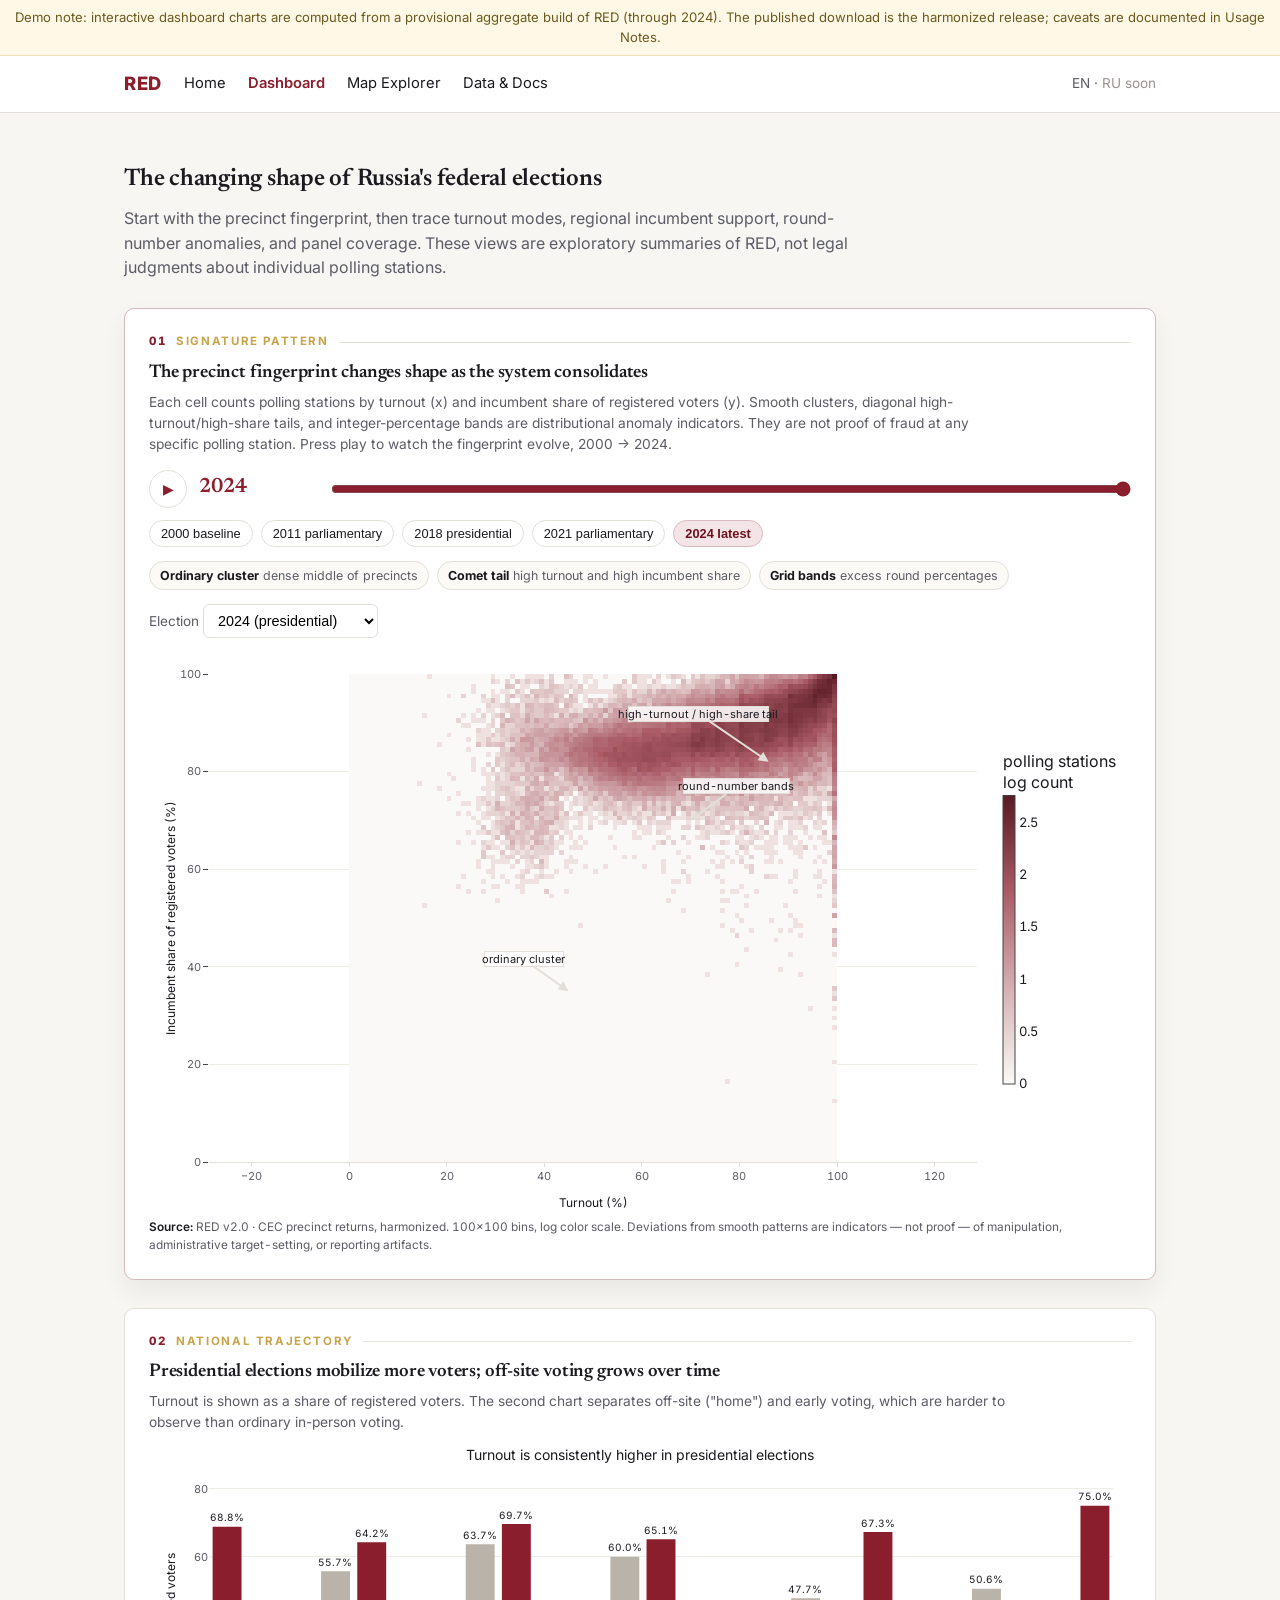
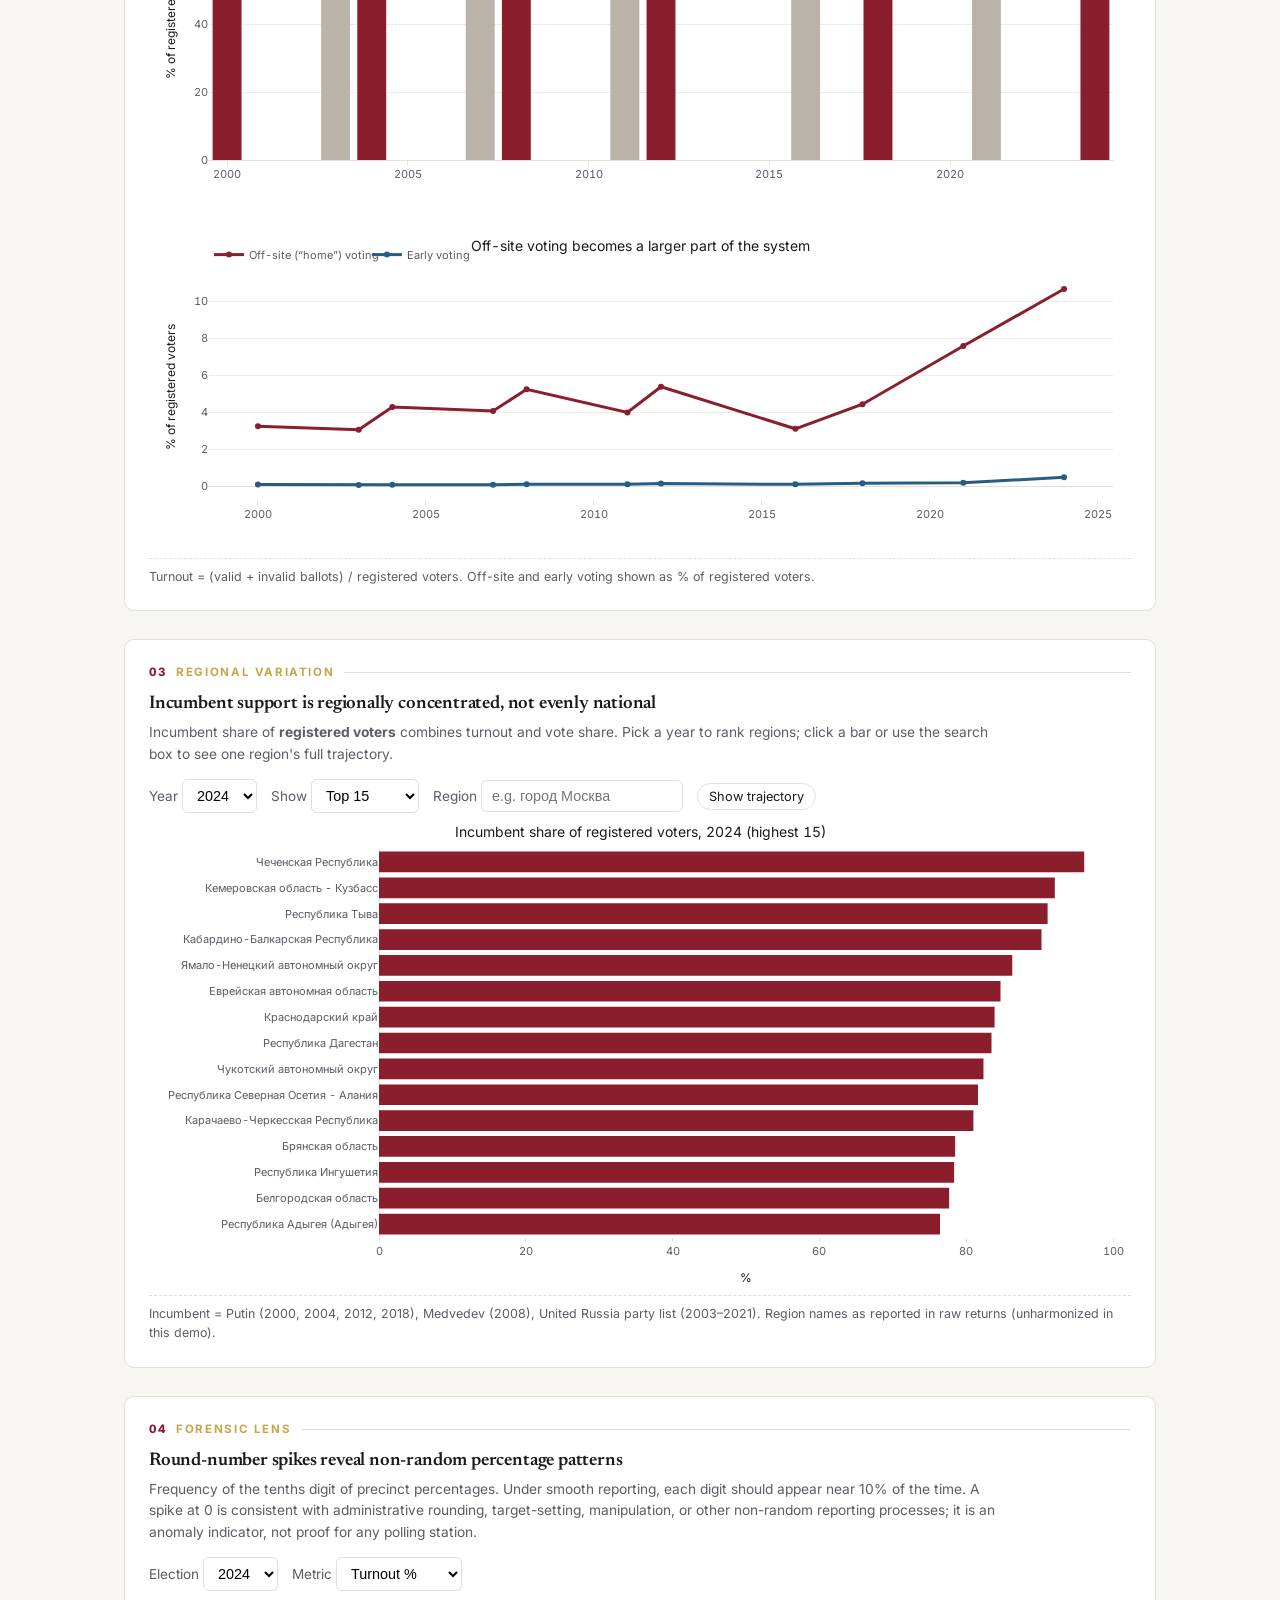
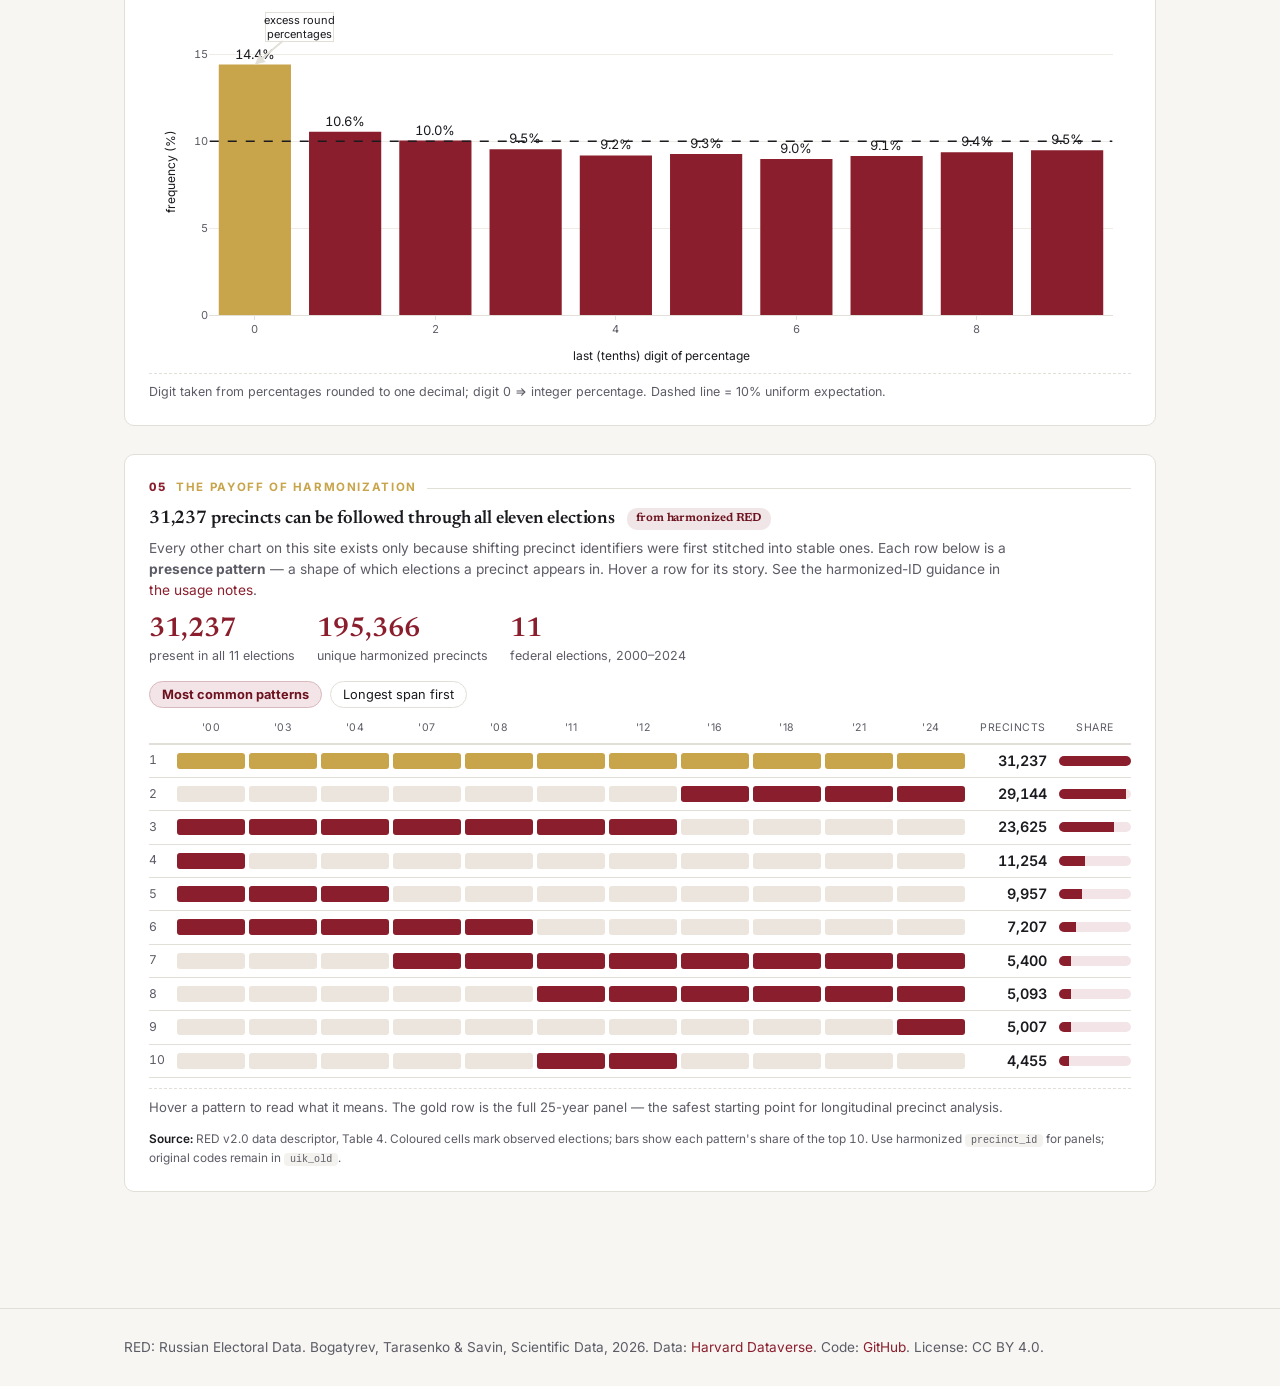
<file: public/panel.html>
<!DOCTYPE html>
<html lang="en">
<head>
<meta charset="utf-8">
<meta name="viewport" content="width=device-width, initial-scale=1">
<title>The Panel — RED</title>
<link rel="stylesheet" href="assets/style.css">
<link rel="icon" href="data:image/svg+xml,%3Csvg%20xmlns='http://www.w3.org/2000/svg'%20viewBox='0%200%2032%2032'%3E%3Crect%20width='32'%20height='32'%20rx='6'%20fill='%238b1e2d'/%3E%3Ctext%20x='16'%20y='23'%20font-family='Georgia,serif'%20font-size='18'%20fill='%23fff'%20text-anchor='middle'%20font-weight='700'%3ER%3C/text%3E%3C/svg%3E">
<meta http-equiv="refresh" content="0; url=dashboard.html">
<script>location.replace('dashboard.html');</script>
</head>
<body>
<section class="block"><div class="container">
  <h2 class="sec">The Panel page has been retired</h2>
  <p class="sub">The precinct-panel presence-pattern view now lives on the <b>Dashboard</b>, and harmonized-ID guidance is in the <a href="data.html#usage">usage notes</a>. Redirecting — if nothing happens, <a href="dashboard.html">open the Dashboard</a>.</p>
</div></section>
</body>
</html>
</file>
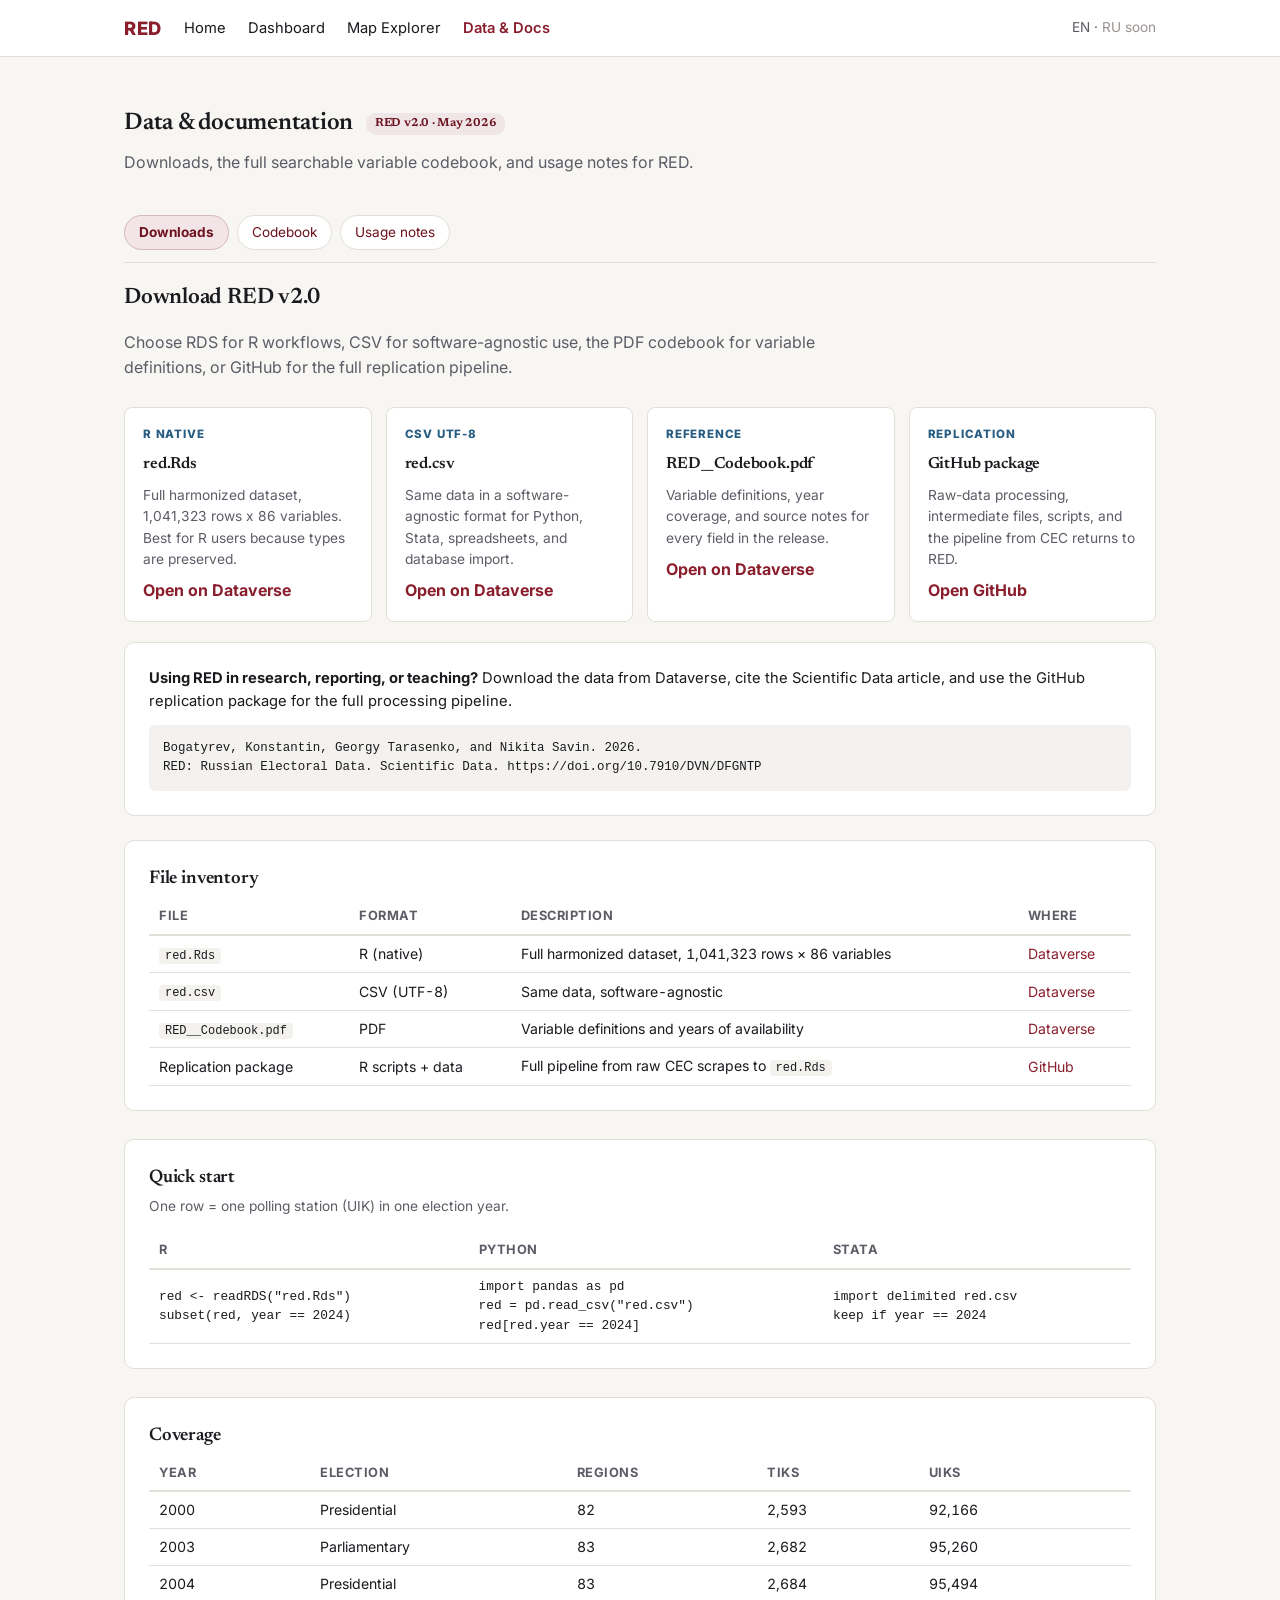
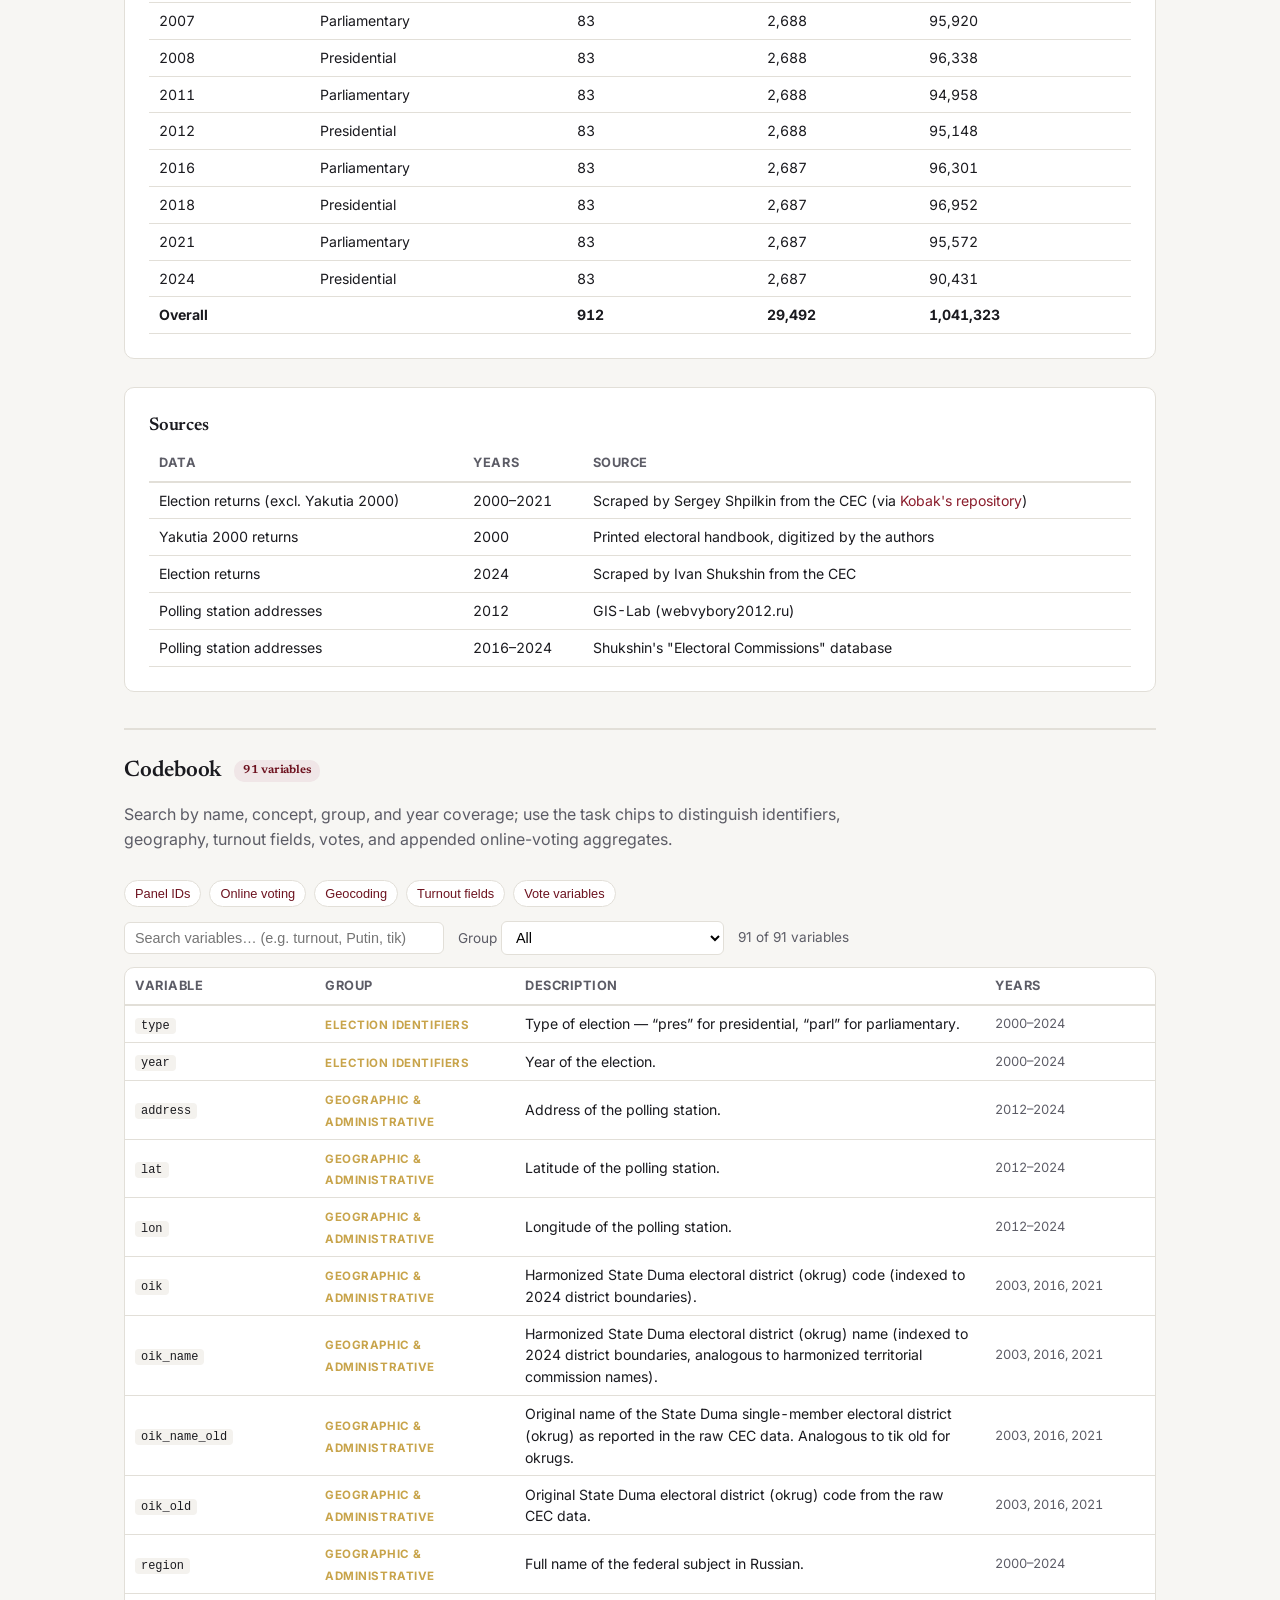
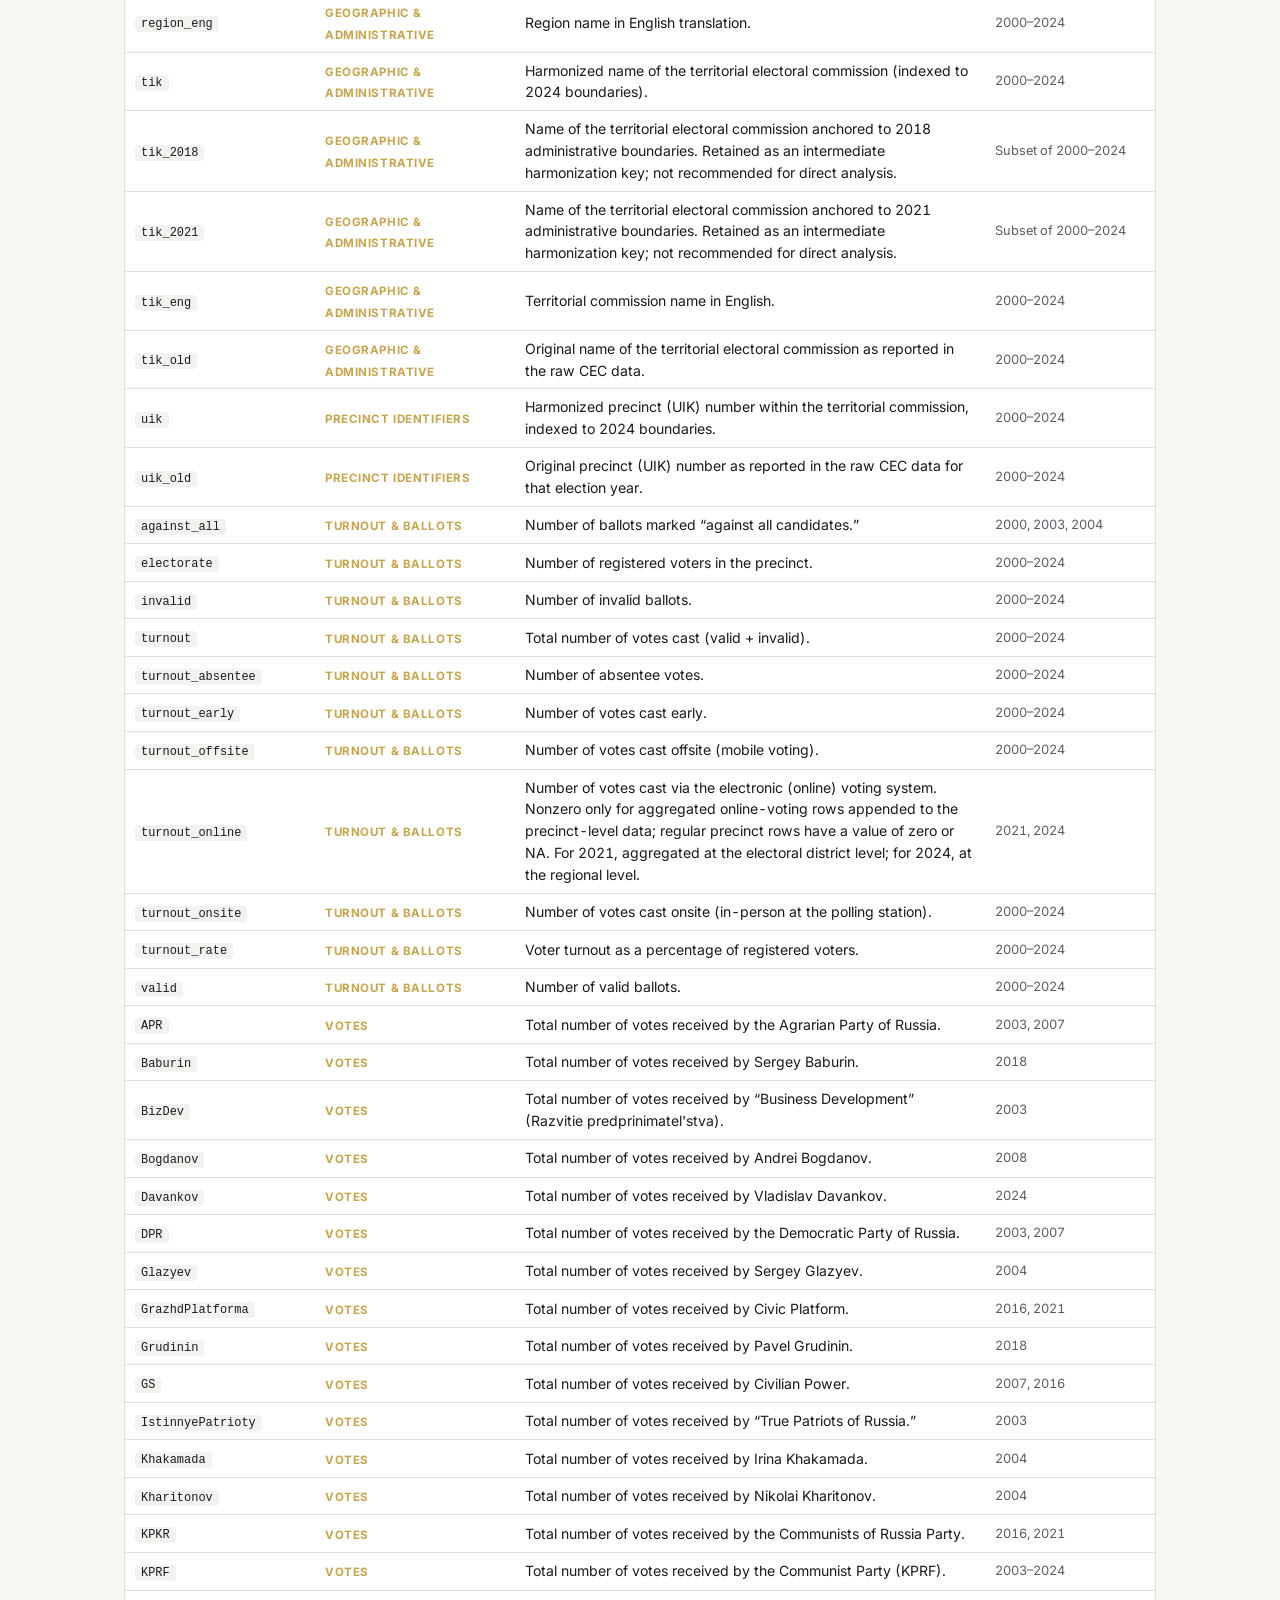
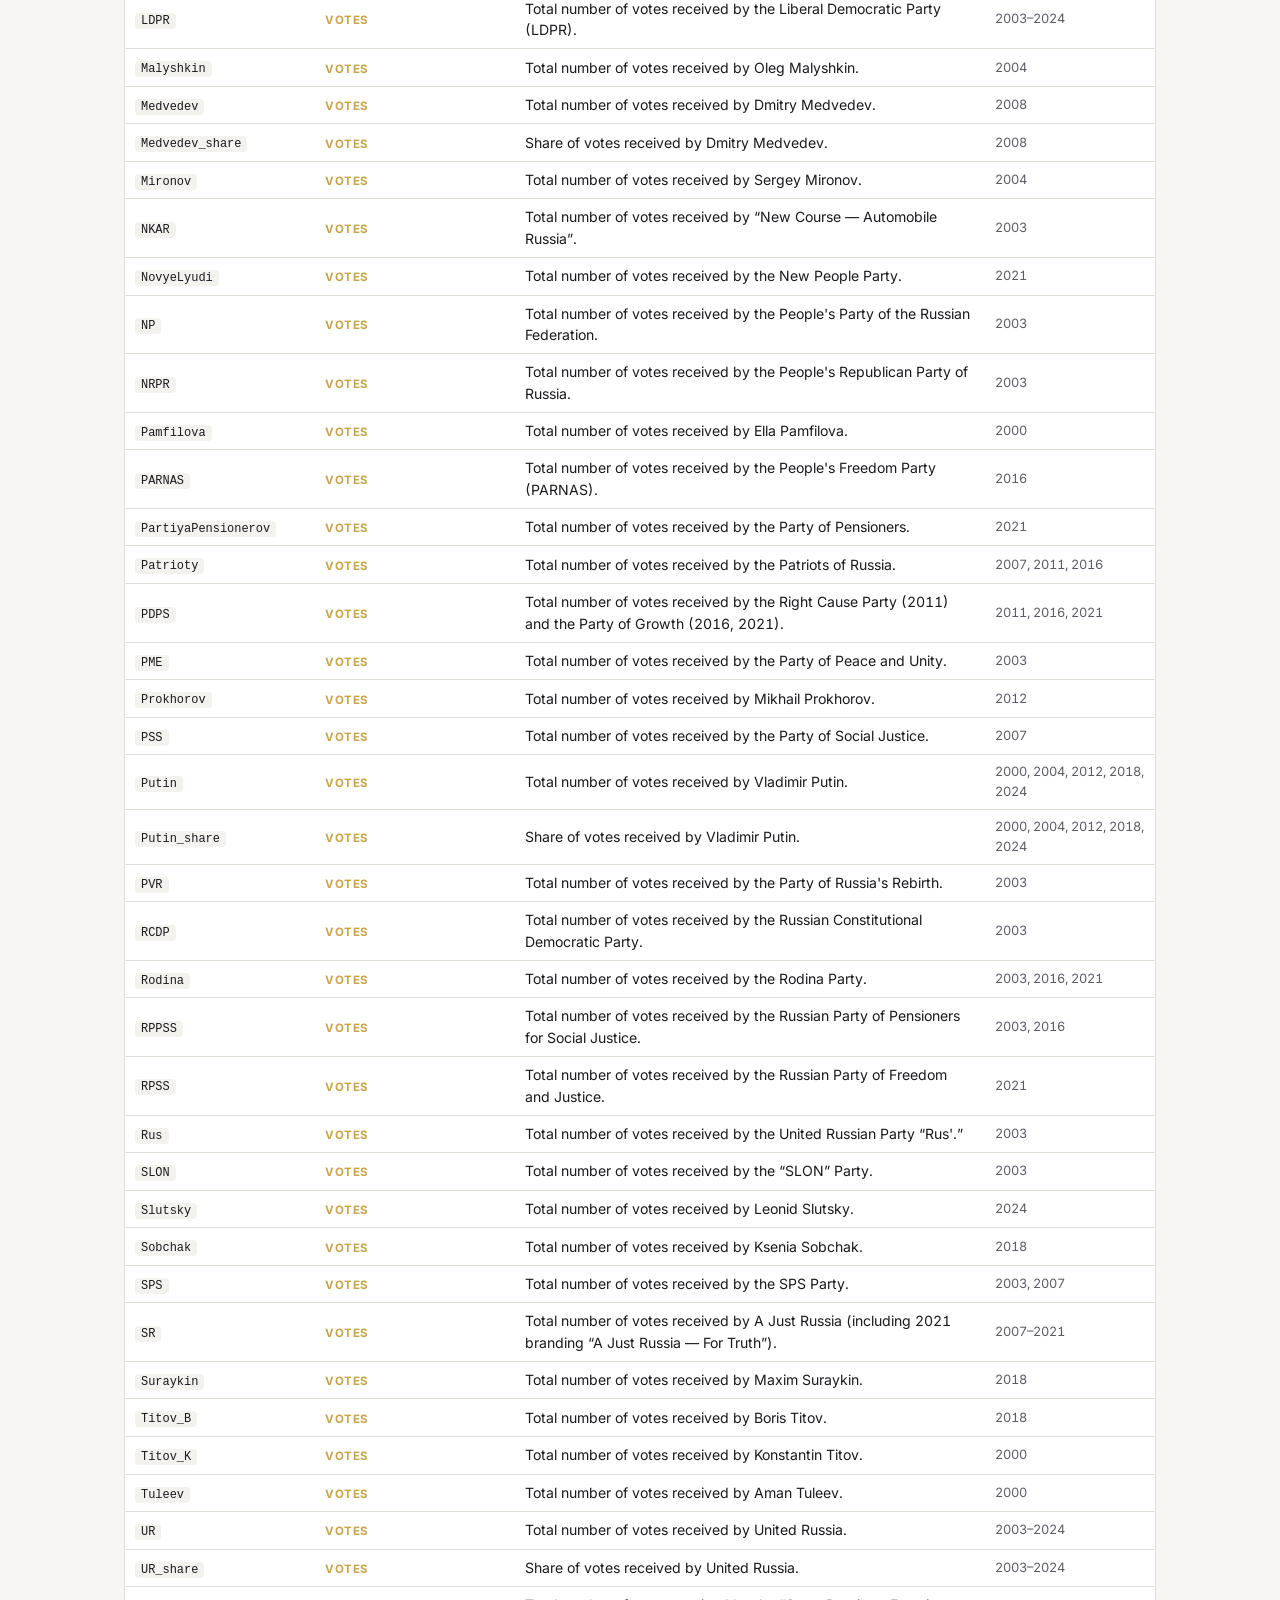
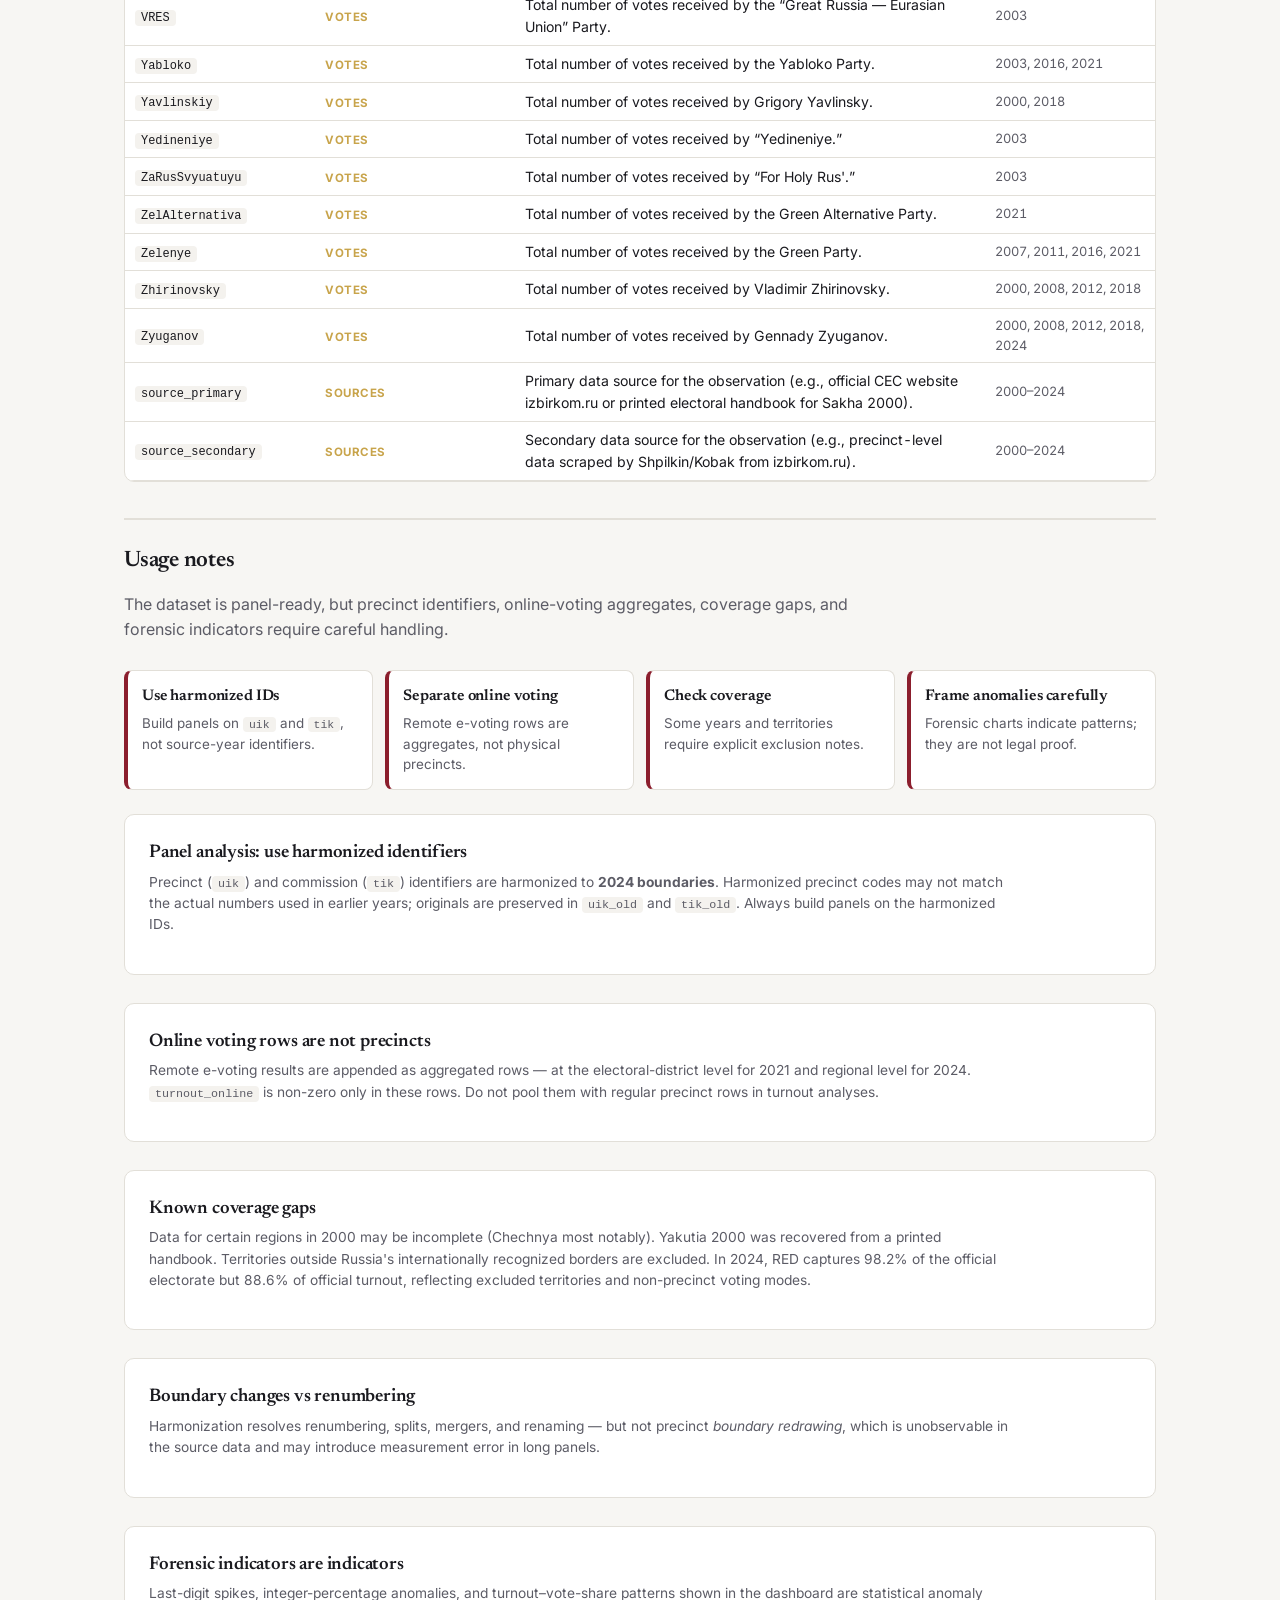
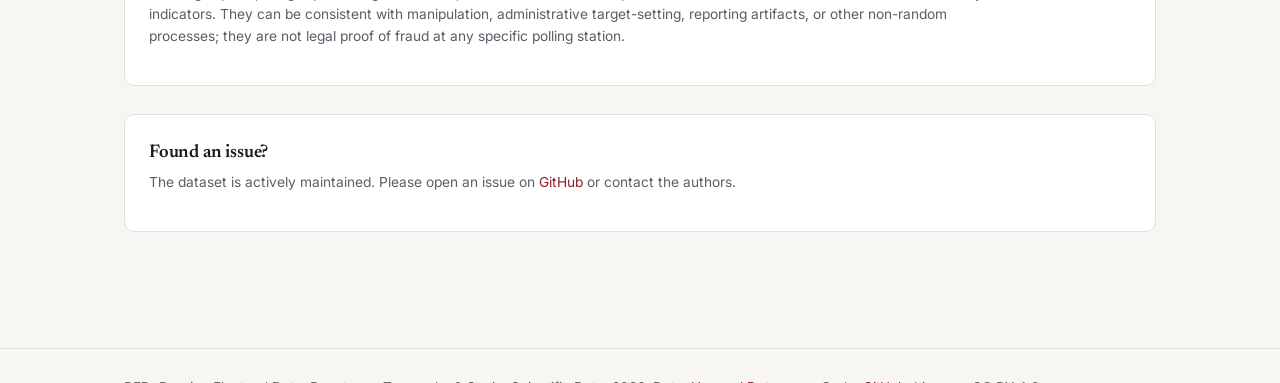
<file: public/usage-notes.html>
<!DOCTYPE html>
<html lang="en">
<head>
<meta charset="utf-8">
<meta name="viewport" content="width=device-width, initial-scale=1">
<title>Usage Notes — RED</title>
<link rel="stylesheet" href="assets/style.css">
<link rel="icon" href="data:image/svg+xml,%3Csvg%20xmlns='http://www.w3.org/2000/svg'%20viewBox='0%200%2032%2032'%3E%3Crect%20width='32'%20height='32'%20rx='6'%20fill='%238b1e2d'/%3E%3Ctext%20x='16'%20y='23'%20font-family='Georgia,serif'%20font-size='18'%20fill='%23fff'%20text-anchor='middle'%20font-weight='700'%3ER%3C/text%3E%3C/svg%3E">
<meta http-equiv="refresh" content="0; url=data.html#usage">
<script>location.replace('data.html#usage');</script>
</head>
<body>
<section class="block"><div class="container">
  <h2 class="sec">Usage notes have moved</h2>
  <p class="sub">Usage notes now live on the combined <b>Data &amp; Docs</b> page. Redirecting — if nothing happens, <a href="data.html#usage">open them here</a>.</p>
</div></section>
</body>
</html>
</file>
<file: public/assets/style.css>
@import url('https://fonts.googleapis.com/css2?family=Newsreader:ital,opsz,wght@0,6..72,400;0,6..72,500;0,6..72,600;1,6..72,400&family=Inter:wght@400;500;600;700&display=swap');
:root{
  --red:#8b1e2d; --red-dark:#6d121f; --ink:#1a1a1f; --muted:#5c5c66;
  --bg:#f7f6f3; --card:#ffffff; --line:#e2dfd8; --accent:#c8a44b;
  --blue:#275d82; --green:#3f6f5b; --soft-red:#f3e5e7; --soft-blue:#e8f0f4;
  --serif:"Newsreader",Georgia,"Times New Roman",serif;
  --sans:"Inter",-apple-system,BlinkMacSystemFont,"Segoe UI",Roboto,Helvetica,Arial,sans-serif;
}
*{box-sizing:border-box;margin:0;padding:0}
body{font-family:var(--sans);color:var(--ink);background:var(--bg);line-height:1.55;-webkit-font-smoothing:antialiased;text-rendering:optimizeLegibility}
/* editorial display type */
h1,h2,h3,.hero h1,.hero-proof h2{font-family:var(--serif);font-weight:600;letter-spacing:-.01em}
h2.sec{font-weight:600}
.hero h1{font-weight:600;letter-spacing:-.02em}
/* tabular figures everywhere numbers live */
.stat .num,.matrix td.cnt,table.tbl td,table.tbl th,.chart text,.legend span,
.status-note,.big-num,.mini-metric .v,.density-bar-label,.tick{font-variant-numeric:tabular-nums;font-feature-settings:"tnum" 1,"cv01" 1}
a{color:var(--red);text-decoration:none}
a:hover{text-decoration:underline}
:focus-visible{outline:2px solid var(--accent);outline-offset:1px}
.tile.nodata{background-image:repeating-linear-gradient(45deg,transparent,transparent 3px,rgba(0,0,0,.07) 3px,rgba(0,0,0,.07) 6px)}
.container{max-width:1080px;margin:0 auto;padding:0 24px}
nav{background:#fff;border-bottom:1px solid var(--line);position:sticky;top:0;z-index:10}
nav .container{display:flex;align-items:center;gap:22px;min-height:56px}
nav .brand{font-weight:800;font-size:1.15rem;color:var(--red);letter-spacing:.5px}
nav a.link{color:var(--ink);font-size:.92rem}
nav a.link.active{color:var(--red);font-weight:600}
nav .spacer{flex:1}
nav .lang{font-size:.85rem;color:var(--muted)}
.lang .disabled{color:#9a9290;cursor:not-allowed}
.lang .disabled:hover{text-decoration:none}
.hero{background:#2b0d12;color:#fff;padding:46px 0 42px}
.hero .container.hero-grid{display:grid;grid-template-columns:minmax(0,1fr) minmax(360px,520px);gap:34px;align-items:center}
.hero h1{font-size:2.55rem;line-height:1.12;max-width:760px}
.hero p.tag{margin-top:14px;font-size:1.12rem;max-width:700px;color:#f3dfe0}
.hero p.ru{margin-top:6px;font-size:.95rem;color:#d8b7ba}
.hero .badge{display:inline-block;background:rgba(255,255,255,.14);border:1px solid rgba(255,255,255,.35);border-radius:20px;padding:4px 14px;font-size:.82rem;margin-bottom:18px}
.hero-proof{background:#fff;color:var(--ink);border:1px solid rgba(255,255,255,.28);border-radius:8px;padding:14px;box-shadow:0 18px 42px rgba(0,0,0,.24)}
.hero-proof .eyebrow{font-size:.72rem;text-transform:uppercase;letter-spacing:.08em;color:var(--red);font-weight:800;margin-bottom:4px}
.hero-proof h2{font-size:1rem;margin-bottom:8px}
.hero-proof .mini-grid{display:grid;grid-template-columns:1fr 1fr;gap:10px}
.hero-proof .mini-chart{min-height:230px;border:1px solid var(--line);border-radius:6px;background:#fbfaf7}
.hero-proof .caption{font-size:.78rem;color:var(--muted);margin-top:8px}
.trust-strip{margin-top:18px;display:flex;flex-wrap:wrap;gap:8px}
.trust-strip a,.trust-strip span{font-size:.8rem;border:1px solid rgba(255,255,255,.32);border-radius:14px;padding:4px 10px;color:#fff;background:rgba(255,255,255,.08)}
.trust-strip a:hover{text-decoration:none;background:rgba(255,255,255,.16)}
.btn-row{margin-top:26px;display:flex;gap:12px;flex-wrap:wrap}
.btn{display:inline-block;padding:10px 20px;border-radius:6px;font-weight:600;font-size:.95rem}
.btn.primary{background:#fff;color:var(--red-dark)}
.btn.ghost{border:1px solid rgba(255,255,255,.6);color:#fff}
.btn.dark{background:var(--red);color:#fff}
.btn.light{background:#fff;color:var(--red-dark);border:1px solid var(--line)}
.btn:hover{text-decoration:none;opacity:.92}
.stats{background:#fff;border-bottom:1px solid var(--line)}
.stats .container{display:grid;grid-template-columns:repeat(auto-fit,minmax(160px,1fr));gap:0;padding:26px 24px}
.stat{text-align:center;padding:6px 10px}
.stat .num{font-size:1.65rem;font-weight:800;color:var(--red)}
.stat .lab{font-size:.82rem;color:var(--muted);margin-top:2px}
.stat.primary-stat{grid-column:span 2;text-align:left;border-right:1px solid var(--line)}
.stat.primary-stat .num{font-size:2rem}
section.block{padding:48px 0}
h2.sec{font-size:1.5rem;margin-bottom:8px}
p.sub{color:var(--muted);margin-bottom:28px;max-width:760px}
.cards{display:grid;grid-template-columns:repeat(auto-fit,minmax(280px,1fr));gap:18px}
.card{background:var(--card);border:1px solid var(--line);border-radius:10px;padding:22px}
.card h3{font-size:1.02rem;margin-bottom:6px}
.card .k{font-size:.8rem;color:var(--accent);font-weight:700;text-transform:uppercase;letter-spacing:.06em}
.card p{font-size:.9rem;color:var(--muted);margin-top:6px}
.card a.stretched{font-size:.82rem;font-weight:700;display:inline-block;margin-top:10px}
.feature-card:nth-child(2) .k,.feature-card:nth-child(4) .k{color:var(--blue)}
.feature-card:nth-child(3) .k,.feature-card:nth-child(6) .k{color:var(--green)}
.cite{background:#fff;border:1px solid var(--line);border-radius:10px;padding:24px;font-size:.92rem}
.cite pre{background:#f4f2ee;border-radius:6px;padding:14px;margin-top:12px;font-size:.78rem;overflow-x:auto}
footer{border-top:1px solid var(--line);padding:28px 0;font-size:.85rem;color:var(--muted);margin-top:40px}
.panel{background:var(--card);border:1px solid var(--line);border-radius:10px;padding:24px;margin-bottom:28px;overflow-x:auto}
pre{max-width:100%;overflow-x:auto}
.panel h3{font-size:1.15rem;margin-bottom:4px}
.panel p.note{font-size:.86rem;color:var(--muted);margin-bottom:14px;max-width:860px}
.panel .foot{font-size:.78rem;color:var(--muted);margin-top:10px;border-top:1px dashed var(--line);padding-top:8px}
.panel.lead-panel{border-color:#d3b9bc;box-shadow:0 12px 26px rgba(35,24,24,.06)}
.claim{font-size:.78rem;text-transform:uppercase;letter-spacing:.07em;font-weight:800;color:var(--red);margin-bottom:5px}
.annotation-row{display:flex;gap:8px;flex-wrap:wrap;margin:6px 0 14px}
.annotation{font-size:.78rem;border:1px solid var(--line);border-radius:16px;padding:4px 10px;background:#fbfaf7;color:var(--muted)}
.annotation b{color:var(--ink)}
.preset-row{display:flex;flex-wrap:wrap;gap:8px;margin:8px 0 14px}
.preset{border:1px solid var(--line);background:#fff;border-radius:16px;padding:5px 11px;font-size:.8rem;color:var(--ink);cursor:pointer}
.preset:hover{border-color:var(--red);color:var(--red)}
.preset.active{background:var(--soft-red);border-color:#d8b8bd;color:var(--red-dark);font-weight:700}
.status-note{font-size:.8rem;color:var(--muted)}
.controls{display:flex;gap:14px;align-items:center;margin-bottom:12px;flex-wrap:wrap}
.controls label{font-size:.85rem;color:var(--muted)}
select,input[type=text]{padding:7px 10px;border:1px solid var(--line);border-radius:6px;font-size:.9rem;background:#fff}
.controls button{font-family:inherit}
.chart{width:100%;min-height:380px}
table.tbl{width:100%;border-collapse:collapse;font-size:.88rem}
table.tbl th{text-align:left;padding:8px 10px;border-bottom:2px solid var(--line);font-size:.8rem;text-transform:uppercase;letter-spacing:.04em;color:var(--muted)}
table.tbl td{padding:7px 10px;border-bottom:1px solid var(--line)}
table.tbl tr:hover td{background:#f7f5f1}
.matrix td.on{background:var(--red);border-radius:3px}
.matrix td.off{background:#eee7e0}
.matrix td{width:22px;height:16px;padding:0!important;border:2px solid #fff!important}
.matrix td.cnt{width:auto;padding:2px 10px!important;font-variant-numeric:tabular-nums;background:none}
.pill{display:inline-block;font-size:.72rem;padding:2px 9px;border-radius:10px;background:#f0e6e7;color:var(--red-dark);font-weight:600;margin-left:8px;vertical-align:middle}
.demo-banner{background:#fff8e6;border-bottom:1px solid #eadfb8;font-size:.82rem;color:#6b5a1e;text-align:center;padding:7px 12px}
code.inline{background:#f4f2ee;padding:1px 6px;border-radius:4px;font-size:.85em}
.grp{color:var(--accent);font-weight:700;font-size:.72rem;text-transform:uppercase;letter-spacing:.05em}
.download-grid{display:grid;grid-template-columns:repeat(auto-fit,minmax(220px,1fr));gap:14px;margin-bottom:20px}
.download-card{background:#fff;border:1px solid var(--line);border-radius:8px;padding:18px;display:flex;flex-direction:column;gap:8px}
.download-card h3{font-size:1rem;margin:0}
.download-card p{font-size:.86rem;color:var(--muted)}
.download-card .format{font-size:.72rem;color:var(--blue);text-transform:uppercase;letter-spacing:.07em;font-weight:800}
.download-card a{font-weight:700}
.task-chips{display:flex;gap:8px;flex-wrap:wrap;margin:0 0 14px}
.task-chip{border:1px solid var(--line);background:#fff;border-radius:16px;padding:5px 10px;font-size:.8rem;color:var(--red-dark);cursor:pointer}
.task-chip:hover{border-color:var(--red)}
.checklist{display:grid;grid-template-columns:repeat(auto-fit,minmax(230px,1fr));gap:12px;margin-bottom:24px}
.check-item{background:#fff;border:1px solid var(--line);border-left:4px solid var(--red);border-radius:8px;padding:14px}
.check-item h3{font-size:.96rem;margin-bottom:4px}
.check-item p{font-size:.84rem;color:var(--muted)}
.sr-note{font-size:.82rem;color:var(--muted)}

/* ---------- editorial rhythm ---------- */
.eyebrow-sec{font-family:var(--sans);font-size:.72rem;font-weight:700;letter-spacing:.14em;text-transform:uppercase;color:var(--accent);margin-bottom:8px;display:flex;align-items:center;gap:10px}
.eyebrow-sec::before{content:attr(data-num);font-variant-numeric:tabular-nums;color:var(--red);font-weight:800}
.eyebrow-sec .rule{flex:1;height:1px;background:var(--line)}
.source-line{font-size:.74rem;color:var(--muted);margin-top:8px;font-variant-numeric:tabular-nums}
.source-line b{color:var(--ink);font-weight:600}
/* full-bleed showpiece band */
.bleed{width:100vw;position:relative;left:50%;right:50%;margin-left:-50vw;margin-right:-50vw;background:#160607;color:#fff;padding:44px 0}
.bleed .container{max-width:1180px}
.bleed h2,.bleed h3{color:#fff}
.bleed .note,.bleed .sub,.bleed p{color:#e8d7d8}
.bleed .panel{background:#210a0c;border-color:#3a181b}
.bleed .eyebrow-sec{color:var(--accent)}
.bleed .foot,.bleed .source-line{color:#c7a9ab;border-color:#3a181b}
/* skeleton shimmer while charts load */
.skeleton{position:relative;overflow:hidden;background:#efece6;border-radius:8px}
.skeleton::after{content:"";position:absolute;inset:0;transform:translateX(-100%);
  background:linear-gradient(90deg,transparent,rgba(255,255,255,.6),transparent);animation:shimmer 1.3s infinite}
@keyframes shimmer{100%{transform:translateX(100%)}}
/* ---------- mini metrics ---------- */
.mini-metrics{display:flex;gap:22px;flex-wrap:wrap;margin:4px 0 16px}
.mini-metric .v{font-family:var(--serif);font-size:1.7rem;font-weight:600;color:var(--red);line-height:1}
.mini-metric .l{font-size:.78rem;color:var(--muted);margin-top:3px}
/* ---------- animation controls ---------- */
.anim-row{display:flex;align-items:center;gap:12px;margin:6px 0 12px;flex-wrap:wrap}
.playbtn{width:38px;height:38px;border-radius:50%;border:1px solid var(--line);background:#fff;cursor:pointer;
  display:flex;align-items:center;justify-content:center;color:var(--red);font-size:.9rem;flex:0 0 auto}
.playbtn:hover{border-color:var(--red);background:var(--soft-red)}
.anim-row input[type=range]{flex:1;min-width:160px;accent-color:var(--red)}
.year-badge{font-family:var(--serif);font-size:1.3rem;font-weight:600;color:var(--red);min-width:120px;font-variant-numeric:tabular-nums}
/* ---------- the thread showpiece ---------- */
.thread-toggle{display:flex;gap:8px;margin-bottom:14px;flex-wrap:wrap}
.thread-toggle button{border:1px solid var(--line);background:#fff;border-radius:22px;padding:8px 16px;font-family:inherit;
  font-size:.86rem;cursor:pointer;color:var(--ink);transition:.15s}
.thread-toggle button.active{background:var(--red);border-color:var(--red);color:#fff;font-weight:600}
.bleed .thread-toggle button{background:#2c0e11;border-color:#4a2226;color:#f0dcdd}
.bleed .thread-toggle button.active{background:var(--accent);border-color:var(--accent);color:#160607}
.thread-wrap{background:#fff;border:1px solid var(--line);border-radius:10px;padding:16px}
.bleed .thread-wrap{background:#1c080a;border-color:#3a181b}
.thread-legend{display:flex;gap:16px;flex-wrap:wrap;font-size:.78rem;color:var(--muted);margin-top:12px}
.bleed .thread-legend{color:#c7a9ab}
.thread-legend .k{width:12px;height:12px;border-radius:3px;display:inline-block;vertical-align:-1px;margin-right:5px}
.thread-legend .kl{width:16px;height:3px;display:inline-block;vertical-align:3px;margin-right:5px}
/* why-hard micro cards */
.hard-grid{display:grid;grid-template-columns:repeat(auto-fit,minmax(230px,1fr));gap:14px;margin-top:8px}
.hard-card{background:#fff;border:1px solid var(--line);border-radius:10px;padding:16px}
.bleed .hard-card{background:#210a0c;border-color:#3a181b}
.hard-card .t{font-family:var(--serif);font-size:1rem;font-weight:600;margin-bottom:8px}
.hard-card .rowmap{font-family:var(--mono,ui-monospace,SFMono-Regular,Menlo,monospace);font-size:.74rem;line-height:1.9}
.hard-card .before{color:var(--muted)}
.hard-card .after{color:var(--red);font-weight:600}
.hard-card .arrow{color:var(--accent);font-weight:700;margin:2px 0;display:block}
/* reframed coverage matrix */
.cov-row{display:grid;grid-template-columns:26px repeat(11,1fr) 92px 1fr;gap:0;align-items:center;
  padding:5px 0;border-bottom:1px solid var(--line);cursor:default}
.cov-row:hover{background:#faf6f1}
.cov-row .idx{font-size:.76rem;color:var(--muted);font-variant-numeric:tabular-nums}
.cov-cell{height:16px;margin:0 2px;border-radius:3px}
.cov-cell.on{background:var(--red)}
.cov-cell.on.gold{background:var(--accent)}
.cov-cell.off{background:#ece5dd}
.cov-count{text-align:right;padding-right:12px;font-variant-numeric:tabular-nums;font-weight:600;font-size:.9rem}
.cov-densebar{height:10px;background:var(--soft-red);border-radius:5px;overflow:hidden}
.cov-densebar > span{display:block;height:100%;background:var(--red)}
.cov-story{font-size:.82rem;color:var(--muted);margin-top:10px;min-height:2.6em;border-top:1px dashed var(--line);padding-top:8px}
.cov-head{display:grid;grid-template-columns:26px repeat(11,1fr) 92px 1fr;font-size:.66rem;color:var(--muted);
  text-transform:uppercase;letter-spacing:.05em;padding-bottom:6px;border-bottom:2px solid var(--line)}
.cov-head span{text-align:center}
.cov-toggle{display:flex;gap:8px;margin:0 0 12px}
.cov-toggle button{border:1px solid var(--line);background:#fff;border-radius:16px;padding:5px 12px;font-family:inherit;font-size:.8rem;cursor:pointer;color:var(--ink)}
.cov-toggle button.active{background:var(--soft-red);border-color:#d8b8bd;color:var(--red-dark);font-weight:700}
/* alluvial schematic label */
.schematic-tag{display:inline-block;font-size:.7rem;font-weight:700;letter-spacing:.05em;text-transform:uppercase;
  color:var(--blue);background:var(--soft-blue);border-radius:10px;padding:2px 9px;margin-left:8px;vertical-align:middle}
/* ---------- scrollytelling ---------- */
.scrolly{display:grid;grid-template-columns:minmax(0,420px) minmax(0,1fr);gap:40px;position:relative}
.scrolly-steps{display:flex;flex-direction:column}
.scrolly-step{min-height:74vh;display:flex;flex-direction:column;justify-content:center;padding:20px 0}
.scrolly-step .k{font-family:var(--sans);font-size:.72rem;font-weight:700;letter-spacing:.12em;text-transform:uppercase;color:var(--accent);margin-bottom:8px}
.scrolly-step h3{font-size:1.5rem;line-height:1.2;margin-bottom:10px}
.scrolly-step p{color:var(--muted);font-size:1rem;max-width:40ch}
.scrolly-step.dim{opacity:.32;transition:opacity .4s}
.scrolly-sticky{position:sticky;top:80px;height:calc(100vh - 120px);display:flex;align-items:center}
.scrolly-figure{width:100%;background:#fff;border:1px solid var(--line);border-radius:12px;padding:16px;box-shadow:0 18px 40px rgba(35,24,24,.07)}
.scrolly-figure .cap{font-size:.78rem;color:var(--muted);margin-top:8px}
@media (max-width:860px){.scrolly{grid-template-columns:1fr}.scrolly-sticky{position:relative;top:0;height:auto;margin-bottom:20px}.scrolly-step{min-height:auto;padding:14px 0}}

@media (max-width: 760px){
  .bleed{padding:30px 0}
  .scrolly{gap:20px}
  .cov-row,.cov-head{grid-template-columns:20px repeat(11,1fr) 62px}
  .cov-densebar,.cov-story-col{display:none}
  .container{padding:0 16px}
  nav .container{gap:14px;flex-wrap:nowrap;overflow-x:auto;-webkit-overflow-scrolling:touch;scrollbar-width:none;padding-top:10px;padding-bottom:10px}
  nav .container::-webkit-scrollbar{display:none}
  nav a.link,nav .brand,nav .lang{white-space:nowrap;flex:0 0 auto}
  nav a.link{font-size:.86rem}
  nav .spacer{display:none}
  .hero,.stats,section.block{overflow-x:clip}
  .hero{padding:34px 0}
  .hero .container.hero-grid{grid-template-columns:1fr}
  .hero h1{font-size:2rem}
  .hero-proof .mini-grid{grid-template-columns:1fr}
  .stat.primary-stat{grid-column:span 1;border-right:0;border-bottom:1px solid var(--line)}
  .controls{display:grid;grid-template-columns:1fr;gap:8px}
  select,input[type=text]{width:100%;max-width:100%}
  .panel{padding:18px}
  .chart{min-height:320px}
  table.tbl{font-size:.8rem}
}
</file>
